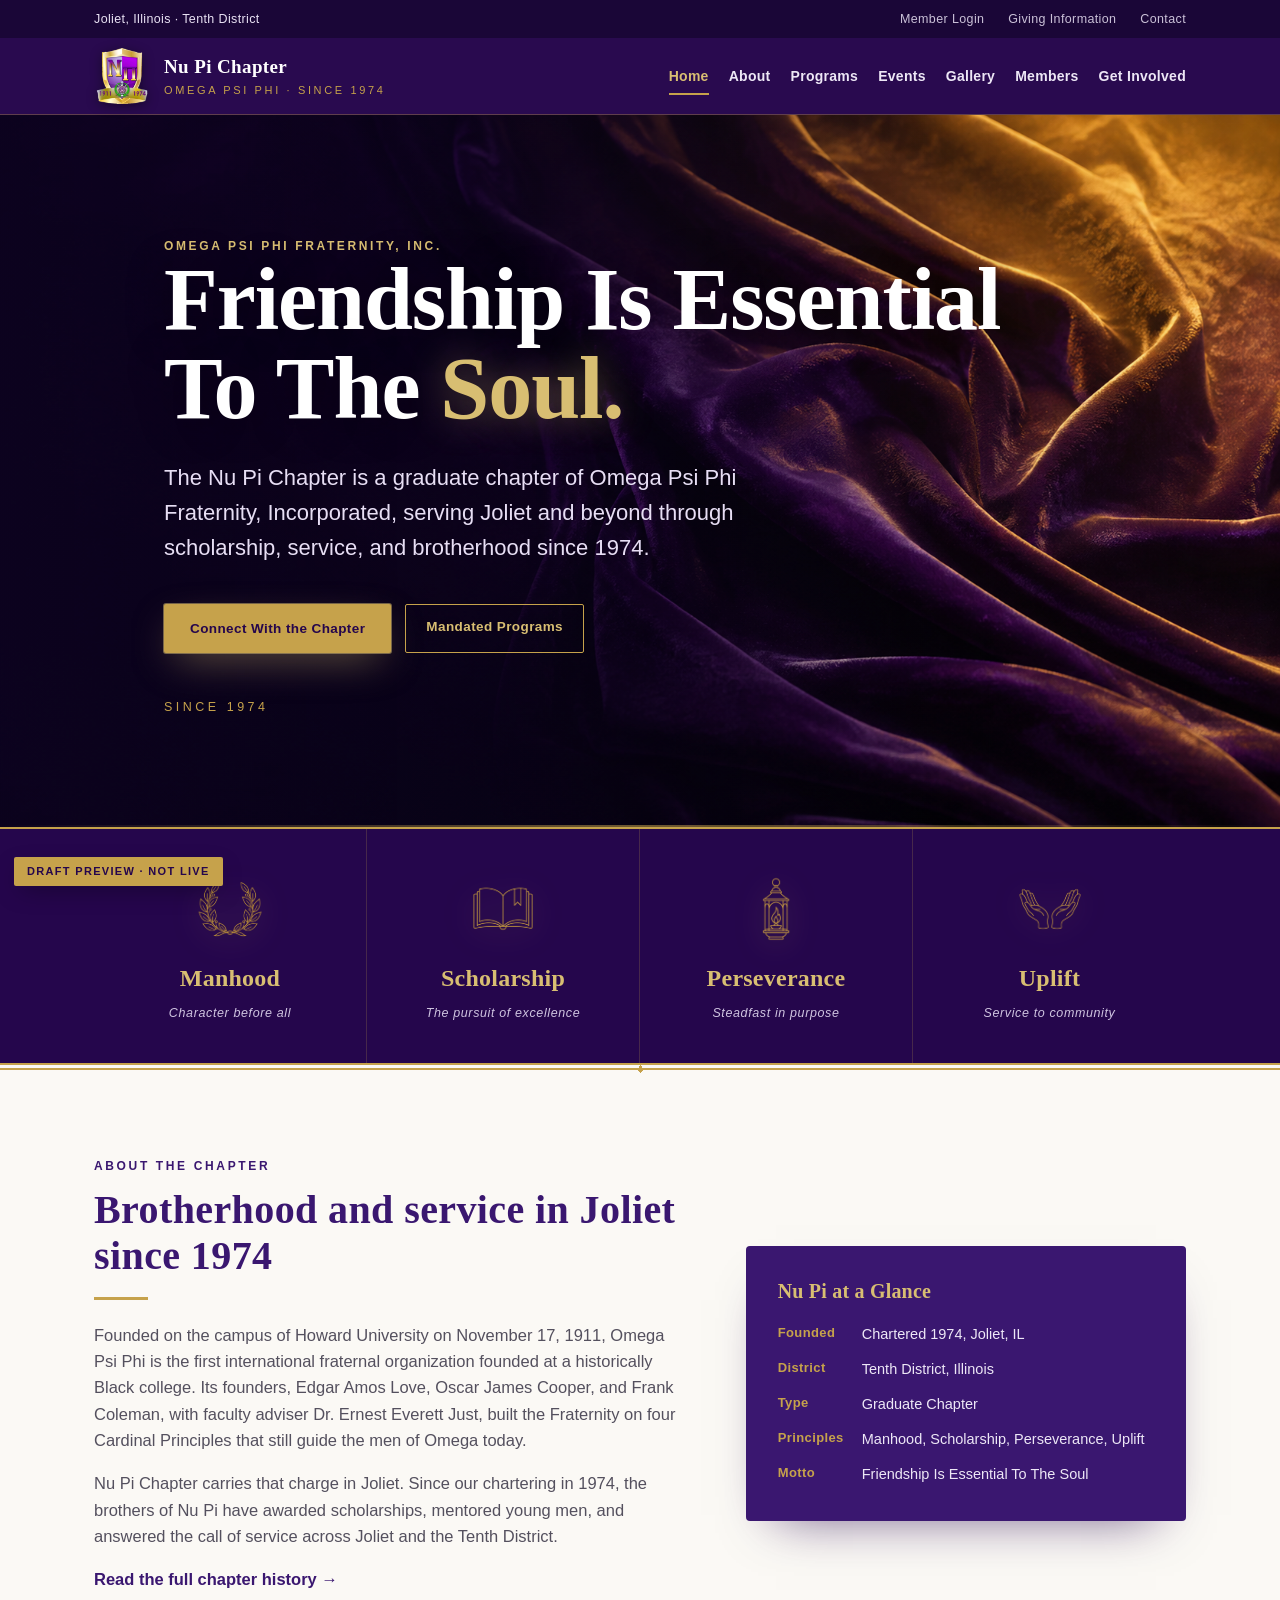
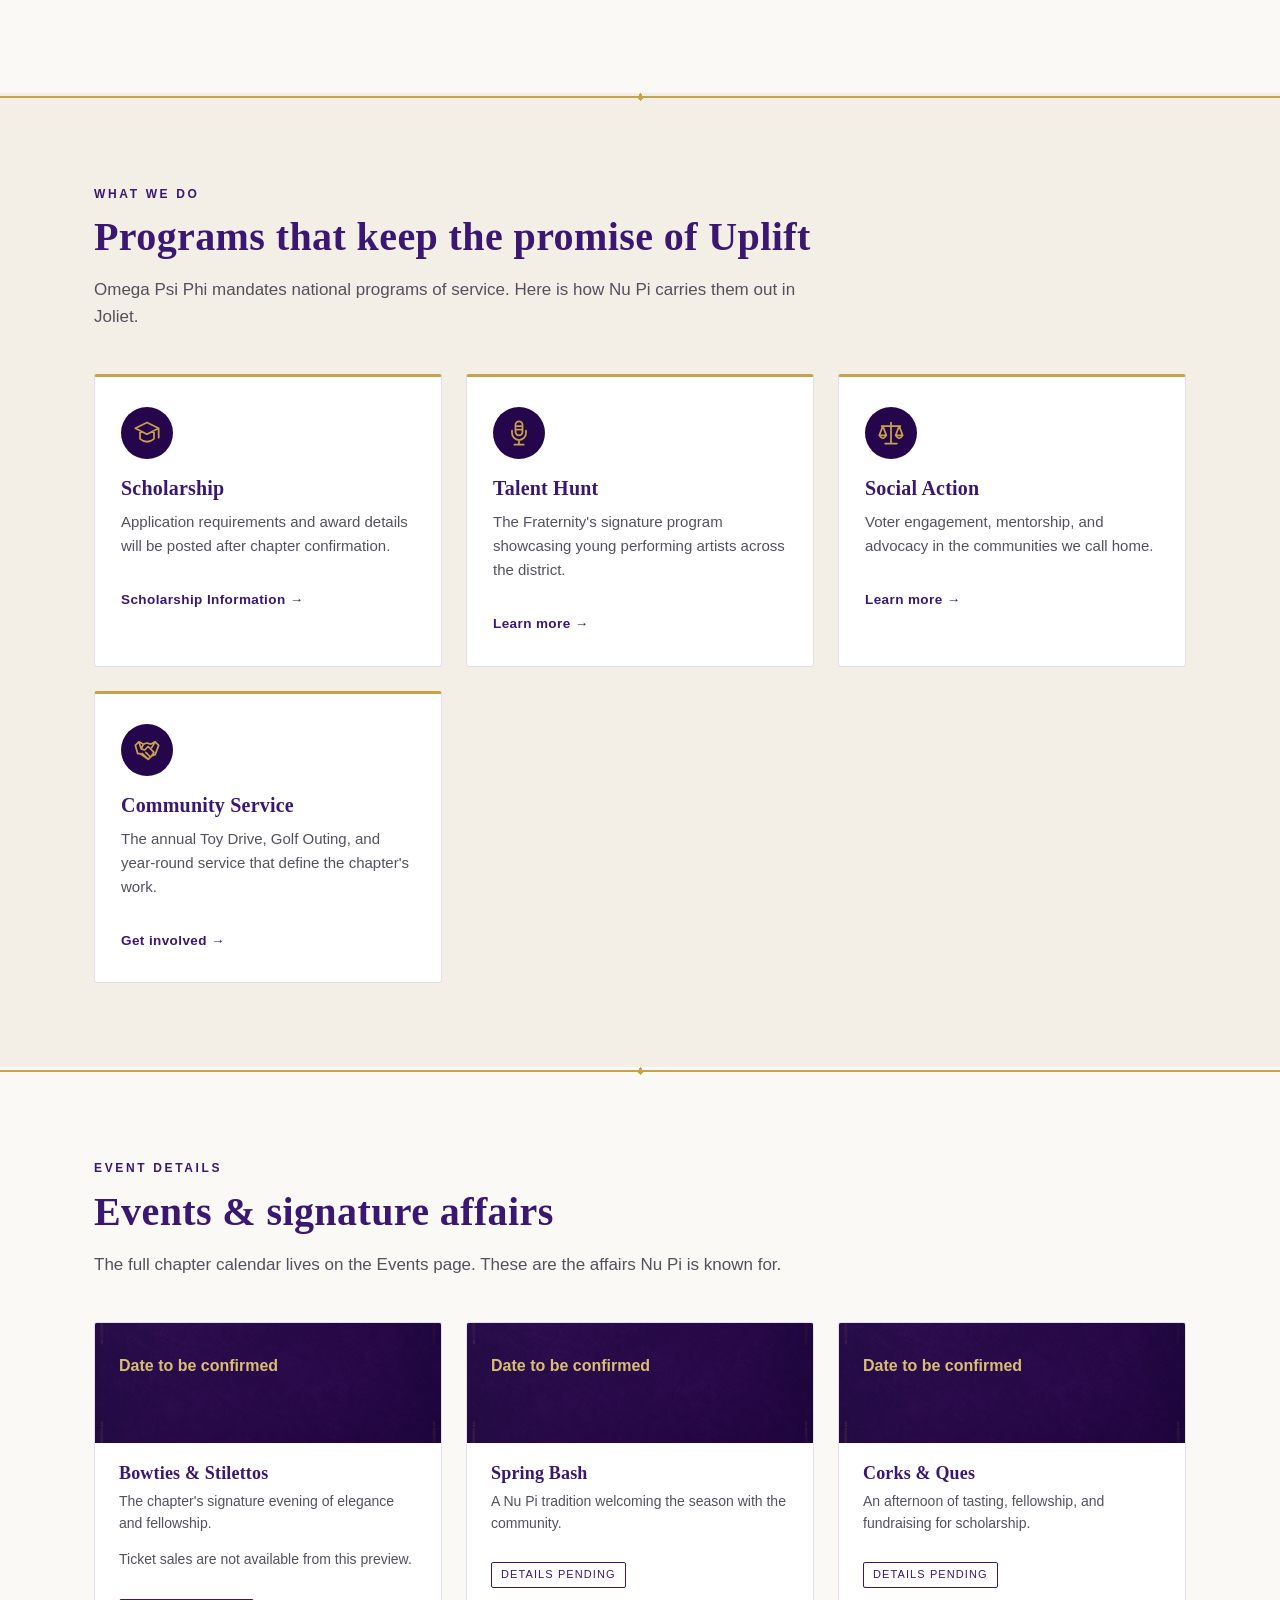
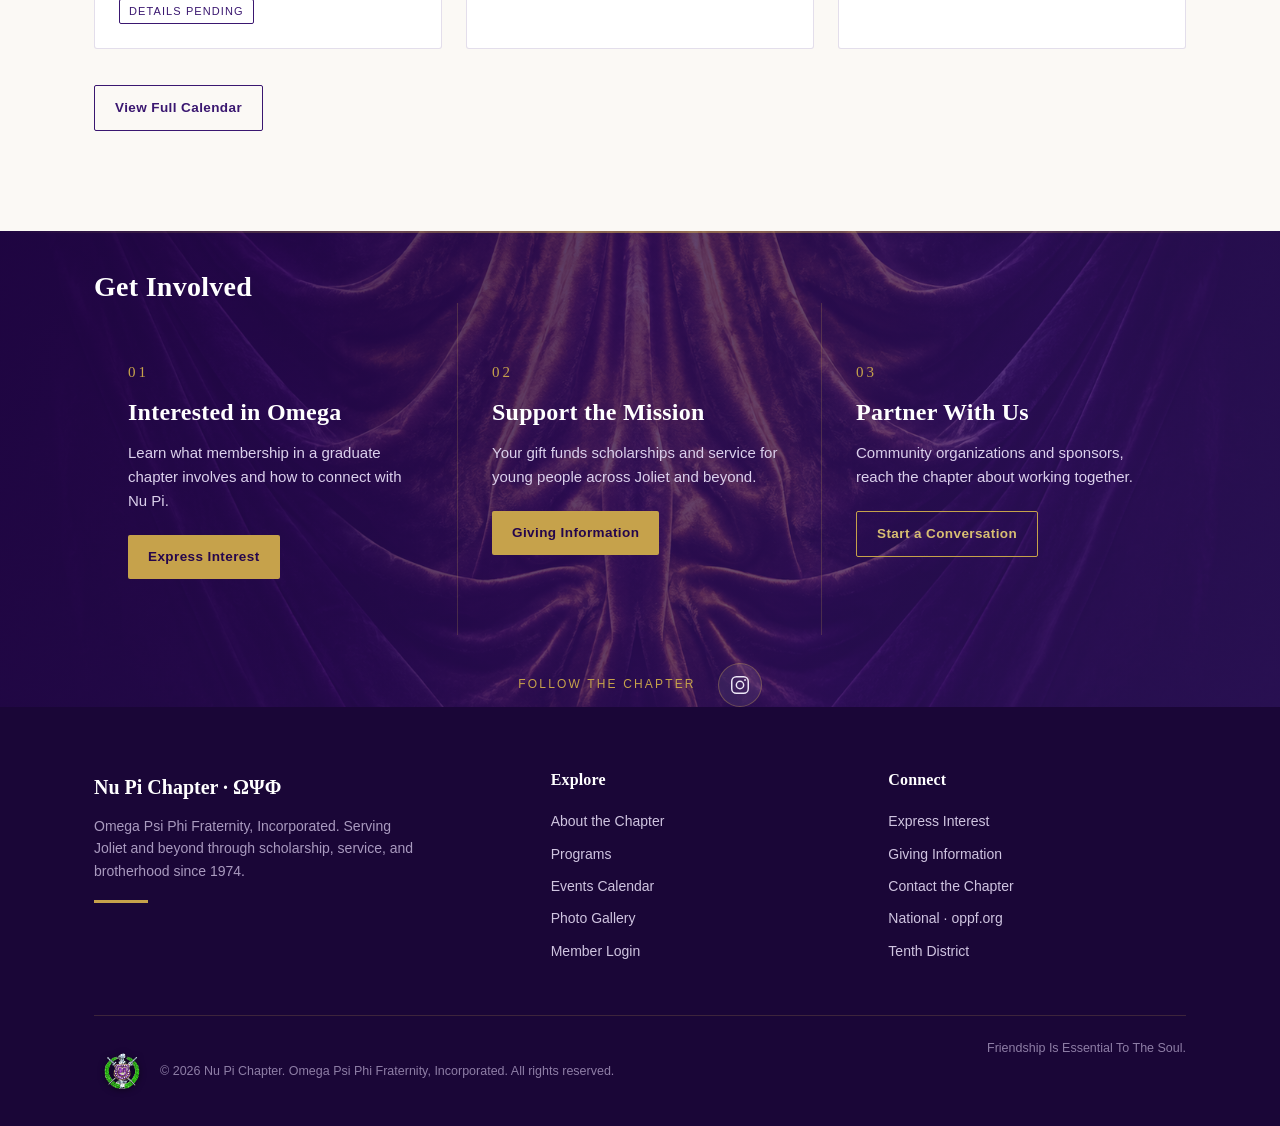
<file: index.html>
<!doctype html>
<html lang="en">
<head>
<meta charset="utf-8">
<meta name="viewport" content="width=device-width, initial-scale=1">
<title>Nu Pi Chapter | Omega Psi Phi Fraternity, Incorporated</title>
<meta name="description" content="Meet Nu Pi Chapter of Omega Psi Phi Fraternity, Incorporated. Explore our brotherhood, programs, and connection to Joliet since 1974.">
<meta name="robots" content="noindex,nofollow">
<meta property="og:type" content="website">
<meta property="og:site_name" content="Nu Pi Chapter">
<meta property="og:locale" content="en_US">
<meta property="og:image:type" content="image/png">
<meta property="og:title" content="Nu Pi Chapter | Brotherhood Since 1974">
<meta property="og:description" content="Friendship Is Essential To The Soul. Meet Nu Pi Chapter in Joliet, Illinois.">
<meta property="og:image" content="ASSET_BASE/nu-pi-velvet-hero-dark-left.png">
<meta property="og:image:alt" content="Royal purple velvet with warm gold light on the right.">
<meta property="og:image:width" content="1672">
<meta property="og:image:height" content="941">
<link rel="stylesheet" href="styles.css">
</head>
<body>
<a class="skip-link" href="#main-content">Skip to main content</a>

<div class="draft">Draft preview · not live</div>

<div class="util"><div class="wrap">
  <div class="u-left">Joliet, Illinois · Tenth District</div>
  <div class="u-right">
    <a href="members.html">Member Login</a>
    <a href="get-involved.html#give">Giving Information</a>
    <a href="get-involved.html#contact">Contact</a>
  </div>
</div></div>

<header class="site"><div class="wrap bar">
  <a class="brand" href="index.html">
    <img class="brand-mark" src="assets/logos/nupi-shield-192.png" alt="Nu Pi Chapter shield" width="56" height="56">
    <span class="txt"><b>Nu Pi Chapter</b><small>Omega Psi Phi · Since 1974</small></span>
  </a>
  <button class="navtoggle" type="button" aria-label="Open menu" aria-controls="primary-nav" aria-expanded="false"><span aria-hidden="true">&#9776;</span></button>
  <nav class="main" id="primary-nav" aria-label="Primary">
    <a class="active" aria-current="page" href="index.html">Home</a>
    <a href="about.html">About</a>
    <a href="programs.html">Programs</a>
    <a href="events.html">Events</a>
    <a href="gallery.html">Gallery</a>
    <a href="members.html">Members</a>
    <a href="get-involved.html">Get Involved</a>
  </nav>
</div></header>

<main id="main-content" tabindex="-1">

<section class="hero" id="top"><div class="wrap">
  <div class="eyebrow">Omega Psi Phi Fraternity, Inc.</div>
  <h1>Friendship Is Essential <br class="desktop-break">To The <em>Soul.</em></h1>
  <p class="lead">The Nu Pi Chapter is a graduate chapter of Omega Psi Phi Fraternity, Incorporated, serving Joliet and beyond through scholarship, service, and brotherhood since 1974.</p>
  <div class="cta">
    <a class="btn btn-gold" href="get-involved.html">Connect With the Chapter</a>
    <a class="btn btn-ghost" href="programs.html">Mandated Programs</a>
  </div>
  <div class="estd">Since 1974</div>
</div></section>

<div class="principles"><div class="wrap"><div class="grid">
  <div class="p"><div class="pic"><img src="assets/icon-manhood.png" alt=""></div><b>Manhood</b><span>Character before all</span></div>
  <div class="p"><div class="pic"><img src="assets/icon-scholarship.png" alt=""></div><b>Scholarship</b><span>The pursuit of excellence</span></div>
  <div class="p"><div class="pic"><img src="assets/icon-perseverance.png" alt=""></div><b>Perseverance</b><span>Steadfast in purpose</span></div>
  <div class="p"><div class="pic"><img src="assets/icon-uplift.png" alt=""></div><b>Uplift</b><span>Service to community</span></div>
</div></div></div>

<div class="hairline on-paper" aria-hidden="true"></div>

<section class="block"><div class="wrap">
  <div class="about">
    <div>
      <div class="eyebrow">About the Chapter</div>
      <h2 class="kicker-head" style="font-size:clamp(28px,4vw,40px);color:var(--purple);margin-top:10px">Brotherhood and service in Joliet since 1974</h2>
      <hr class="rule">
      <p style="margin-top:22px">Founded on the campus of Howard University on November 17, 1911, Omega Psi Phi is the first international fraternal organization founded at a historically Black college. Its founders, Edgar Amos Love, Oscar James Cooper, and Frank Coleman, with faculty adviser Dr. Ernest Everett Just, built the Fraternity on four Cardinal Principles that still guide the men of Omega today.</p>
      <p>Nu Pi Chapter carries that charge in Joliet. Since our chartering in 1974, the brothers of Nu Pi have awarded scholarships, mentored young men, and answered the call of service across Joliet and the Tenth District.</p>
      <p style="margin-top:8px"><a href="about.html" style="color:var(--purple);font-weight:700">Read the full chapter history &#8594;</a></p>
    </div>
    <div class="facts">
      <h3>Nu Pi at a Glance</h3>
      <dl>
        <dt>Founded</dt><dd>Chartered 1974, Joliet, IL</dd>
        <dt>District</dt><dd>Tenth District, Illinois</dd>
        <dt>Type</dt><dd>Graduate Chapter</dd>
        <dt>Principles</dt><dd>Manhood, Scholarship, Perseverance, Uplift</dd>
        <dt>Motto</dt><dd>Friendship Is Essential To The Soul</dd>
      </dl>
    </div>
  </div>
</div></section>

<div class="hairline on-paper2" aria-hidden="true"></div>

<section class="block tint"><div class="wrap">
  <div class="kicker-head">
    <div class="eyebrow">What We Do</div>
    <h2>Programs that keep the promise of Uplift</h2>
    <p>Omega Psi Phi mandates national programs of service. Here is how Nu Pi carries them out in Joliet.</p>
  </div>
  <div class="cards">
    <div class="card"><div class="ic"><svg xmlns="http://www.w3.org/2000/svg" viewBox="0 0 24 24" width="28" height="28" fill="none" stroke="#C6A24B" stroke-width="1.5" stroke-linecap="round" stroke-linejoin="round" aria-hidden="true" focusable="false"><path d="M2 8 12 3 22 8 12 13 2 8ZM6 10v7q6 5 12 0v-7M22 8v8"/></svg></div><h3>Scholarship</h3><p>Application requirements and award details will be posted after chapter confirmation.</p><a class="more" href="programs.html#scholarship">Scholarship Information</a></div>
    <div class="card"><div class="ic"><svg xmlns="http://www.w3.org/2000/svg" viewBox="0 0 24 24" width="28" height="28" fill="none" stroke="#C6A24B" stroke-width="1.5" stroke-linecap="round" stroke-linejoin="round" aria-hidden="true" focusable="false"><rect x="9" y="2" width="6" height="12" rx="3"/><path d="M6 10v2a6 6 0 0 0 12 0v-2M12 18v4M8 22h8M10 6h4M10 9h4"/></svg></div><h3>Talent Hunt</h3><p>The Fraternity's signature program showcasing young performing artists across the district.</p><a class="more" href="programs.html#talent-hunt">Learn more</a></div>
    <div class="card"><div class="ic"><svg xmlns="http://www.w3.org/2000/svg" viewBox="0 0 24 24" width="28" height="28" fill="none" stroke="#C6A24B" stroke-width="1.5" stroke-linecap="round" stroke-linejoin="round" aria-hidden="true" focusable="false"><path d="M12 3v18M7 21h10M4 6h16M5 6l-3 8h6L5 6Zm14 0-3 8h6l-3-8ZM2 14q3 5 6 0M16 14q3 5 6 0"/></svg></div><h3>Social Action</h3><p>Voter engagement, mentorship, and advocacy in the communities we call home.</p><a class="more" href="programs.html#social-action">Learn more</a></div>
    <div class="card"><div class="ic"><svg xmlns="http://www.w3.org/2000/svg" viewBox="0 0 24 24" width="28" height="28" fill="none" stroke="#C6A24B" stroke-width="1.5" stroke-linecap="round" stroke-linejoin="round" aria-hidden="true" focusable="false"><path d="m2 8 3-3 4 2 3-1 3 1 4-2 3 3-3 8-3 1-3 3-7-5H4L2 8Zm7-1-2 4 3 1 3-3 5 5-2 3M5 5l2 6M19 5l-3 5M8 15l4 4M11 14l4 4"/></svg></div><h3>Community Service</h3><p>The annual Toy Drive, Golf Outing, and year-round service that define the chapter's work.</p><a class="more" href="programs.html#community-service">Get involved</a></div>
  </div>
</div></section>

<div class="hairline on-paper" aria-hidden="true"></div>

<section class="block"><div class="wrap">
  <div class="kicker-head">
    <div class="eyebrow">Event details</div>
    <h2>Events &amp; signature affairs</h2>
    <p>The full chapter calendar lives on the Events page. These are the affairs Nu Pi is known for.</p>
  </div>
  <div class="events">
    <div class="event"><div class="top"><span class="date-pending">Date to be confirmed</span></div><div class="body"><h3>Bowties &amp; Stilettos</h3><p>The chapter's signature evening of elegance and fellowship.</p><p>Ticket sales are not available from this preview.</p><span class="tag">Details pending</span></div></div>
    <div class="event"><div class="top"><span class="date-pending">Date to be confirmed</span></div><div class="body"><h3>Spring Bash</h3><p>A Nu Pi tradition welcoming the season with the community.</p><span class="tag">Details pending</span></div></div>
    <div class="event"><div class="top"><span class="date-pending">Date to be confirmed</span></div><div class="body"><h3>Corks &amp; Ques</h3><p>An afternoon of tasting, fellowship, and fundraising for scholarship.</p><span class="tag">Details pending</span></div></div>
  </div>
  <p style="margin-top:36px"><a class="btn btn-ghost" style="border-color:var(--purple);color:var(--purple)" href="events.html">View Full Calendar</a></p>
</div></section>

<section class="involve"><div class="wrap">
  <h2>Get Involved</h2>
  <div class="grid">
    <div class="col"><span class="n">01</span><h3>Interested in Omega</h3><p>Learn what membership in a graduate chapter involves and how to connect with Nu Pi.</p><a class="btn btn-gold" href="get-involved.html#interest">Express Interest</a></div>
    <div class="col"><span class="n">02</span><h3>Support the Mission</h3><p>Your gift funds scholarships and service for young people across Joliet and beyond.</p><a class="btn btn-gold" href="get-involved.html#give">Giving Information</a></div>
    <div class="col"><span class="n">03</span><h3>Partner With Us</h3><p>Community organizations and sponsors, reach the chapter about working together.</p><a class="btn btn-ghost" href="get-involved.html#contact">Start a Conversation</a></div>
  </div>
  <div class="socials" aria-label="Nu Pi Chapter on social media">
    <span class="label">Follow the Chapter</span>
    <a href="https://www.instagram.com/nupiques" target="_blank" rel="noopener" aria-label="Nu Pi Chapter on Instagram">
      <svg xmlns="http://www.w3.org/2000/svg" viewBox="0 0 24 24" fill="none" stroke="currentColor" stroke-width="1.6" stroke-linecap="round" stroke-linejoin="round" aria-hidden="true"><rect x="3" y="3" width="18" height="18" rx="5"/><circle cx="12" cy="12" r="4"/><circle cx="17.5" cy="6.5" r="1" fill="currentColor" stroke="none"/></svg>
    </a>
  </div>
</div></section>

</main>

<footer class="site"><div class="wrap">
  <div class="top">
    <div class="brand-f">
      <b>Nu Pi Chapter · &#937;&#936;&#934;</b>
      <p>Omega Psi Phi Fraternity, Incorporated. Serving Joliet and beyond through scholarship, service, and brotherhood since 1974.</p>
      <hr class="rule">
    </div>
    <nav aria-label="Footer explore">
      <h2>Explore</h2>
      <a href="about.html">About the Chapter</a>
      <a href="programs.html">Programs</a>
      <a href="events.html">Events Calendar</a>
      <a href="gallery.html">Photo Gallery</a>
      <a href="members.html">Member Login</a>
    </nav>
    <nav aria-label="Footer connect">
      <h2>Connect</h2>
      <a href="get-involved.html#interest">Express Interest</a>
      <a href="get-involved.html#give">Giving Information</a>
      <a href="get-involved.html#contact">Contact the Chapter</a>
      <a href="https://oppf.org" target="_blank" rel="noopener">National · oppf.org</a>
      <a href="https://www.10thdomegas.org/">Tenth District</a>
    </nav>
  </div>
  <div class="bottom">
    <span class="omega-copyright"><a href="https://oppf.org" target="_blank" rel="noopener" aria-label="Omega Psi Phi Fraternity, Inc. (opens oppf.org)"><img src="assets/logos/omega-national-200.png" alt="" width="56" height="56" loading="lazy"></a>© 2026 Nu Pi Chapter. Omega Psi Phi Fraternity, Incorporated. All rights reserved.</span>
    <span>Friendship Is Essential To The Soul.</span>
  </div>
</div></footer>

<script>
(() => {
  const header = document.querySelector('header.site');
  const nav = header?.querySelector('nav.main');
  const button = header?.querySelector('.navtoggle');
  if (!nav || !button) return;
  const mobile = matchMedia('(max-width:1100px)');
  function setOpen(open, restoreFocus = false) {
    nav.classList.toggle('is-open', open);
    button.setAttribute('aria-expanded', String(open));
    button.setAttribute('aria-label', open ? 'Close menu' : 'Open menu');
    if (restoreFocus) button.focus();
  }
  button.addEventListener('click', () => setOpen(!nav.classList.contains('is-open')));
  nav.addEventListener('click', e => {
    if (mobile.matches && e.target.closest('a')) setOpen(false);
  });
  header.addEventListener('keydown', e => {
    if (e.key === 'Escape' && mobile.matches && nav.classList.contains('is-open')) {
      e.preventDefault();
      setOpen(false, true);
    }
  });
  header.addEventListener('focusout', e => {
    if (mobile.matches && !header.contains(e.relatedTarget)) setOpen(false);
  });
  mobile.addEventListener('change', () => {
    const fromNav = nav.contains(document.activeElement);
    const fromButton = document.activeElement === button;
    setOpen(false, mobile.matches && fromNav);
    if (!mobile.matches && fromButton) {
      (nav.querySelector('[aria-current="page"]') || nav.querySelector('a')).focus();
    }
  });
  header.classList.add('nav-ready');
})();
</script>

</body>
</html>
</file>
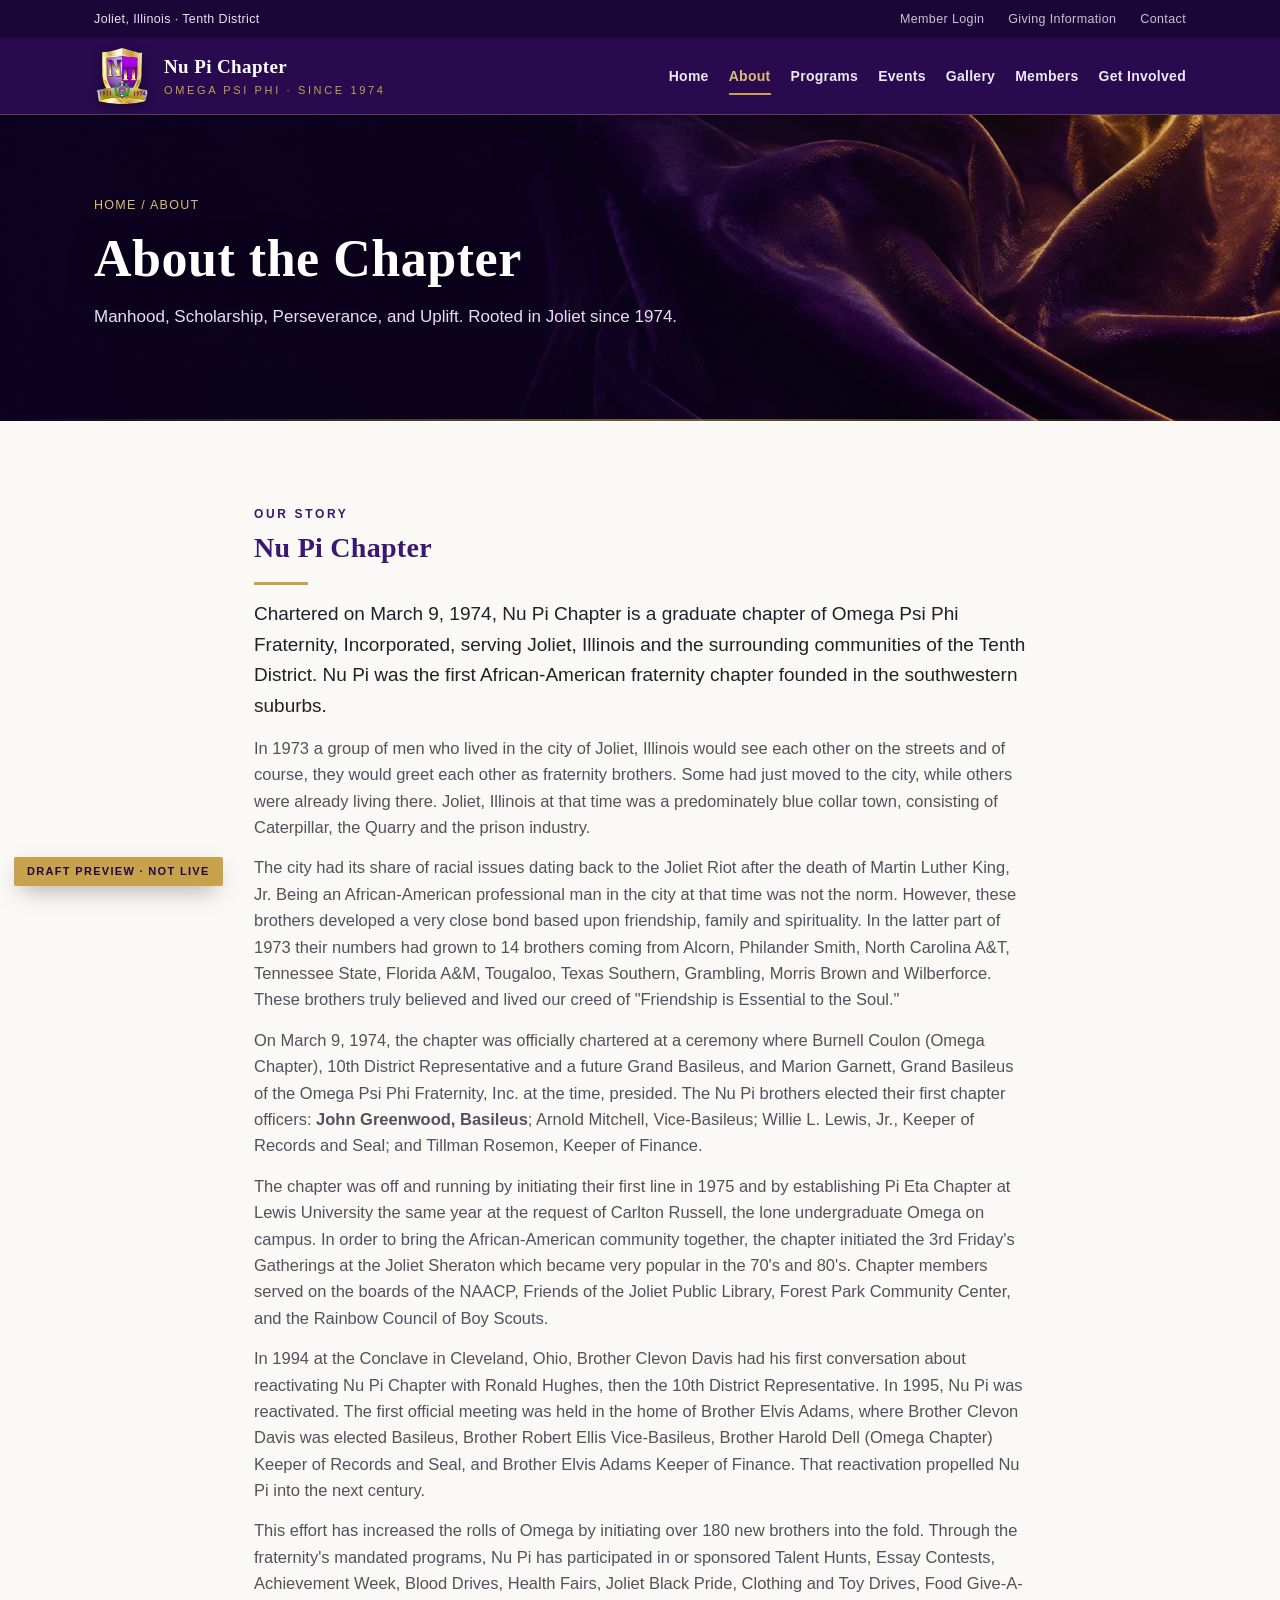
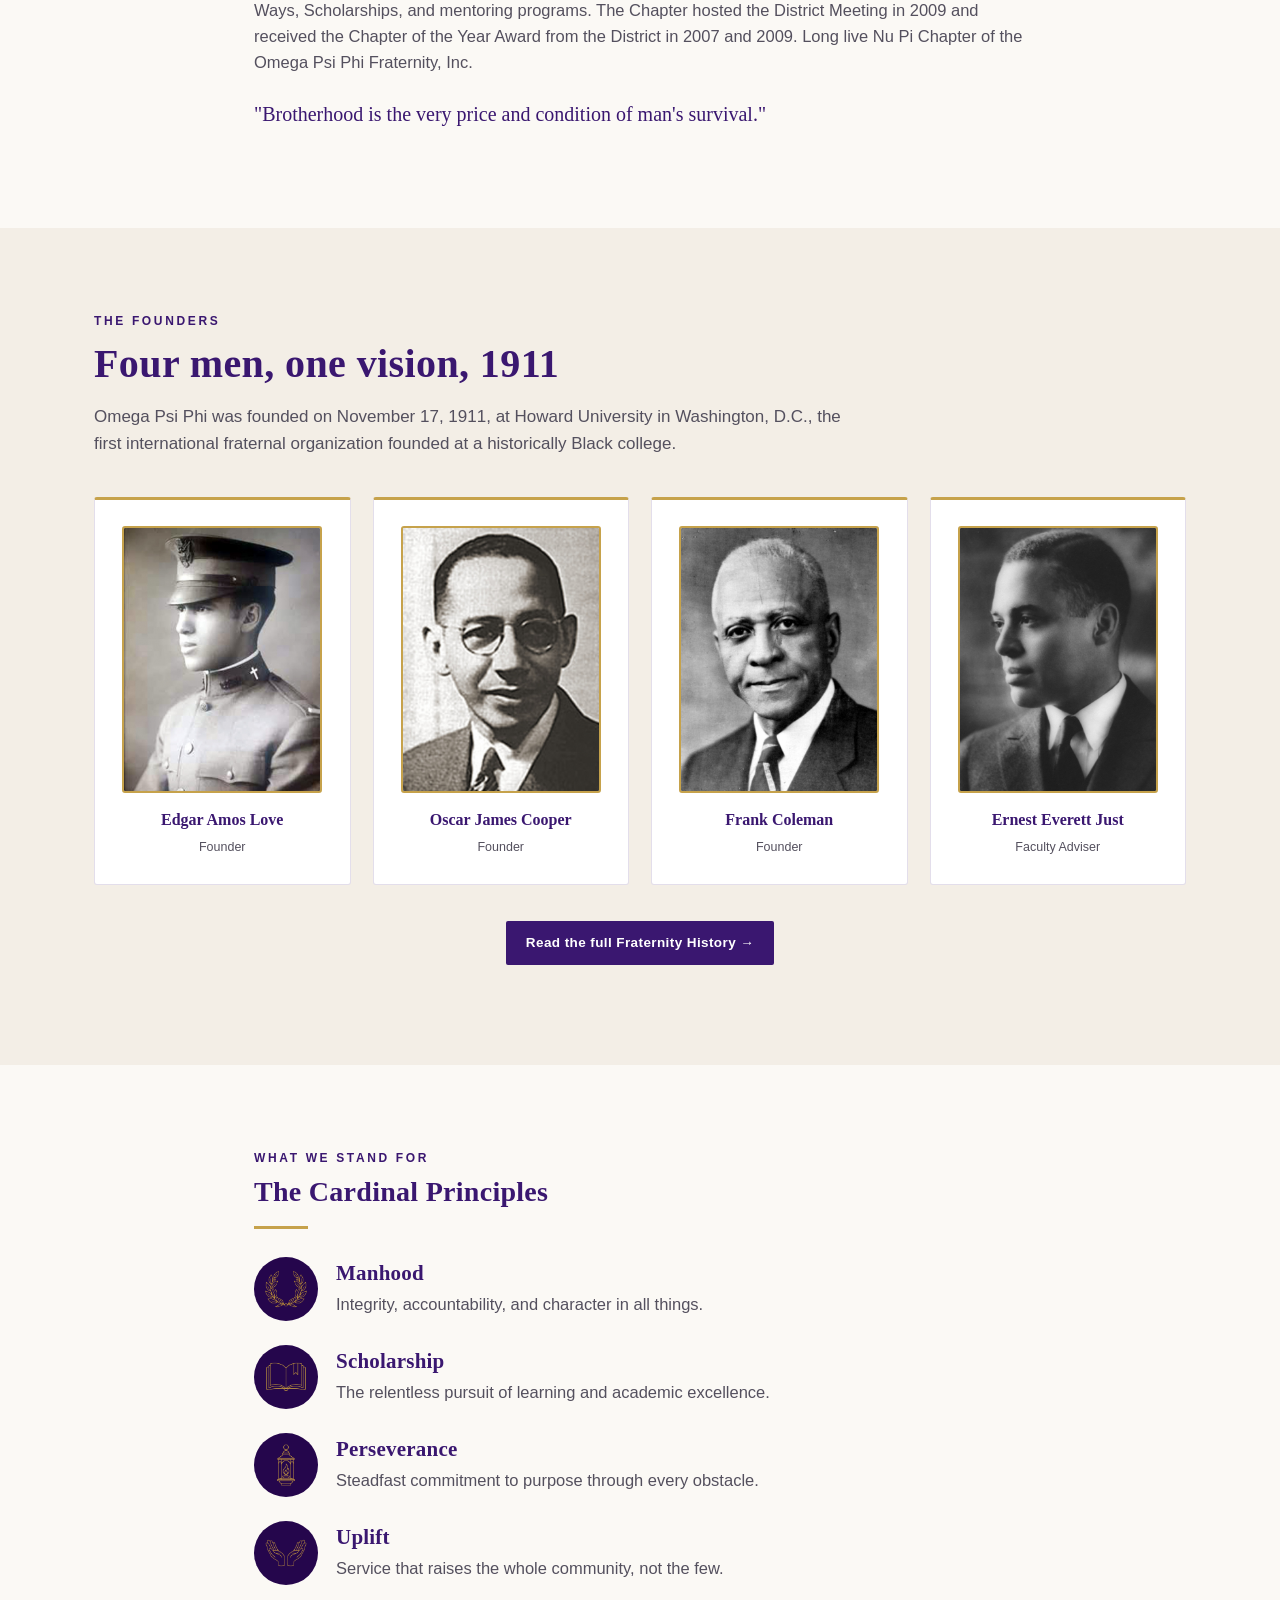
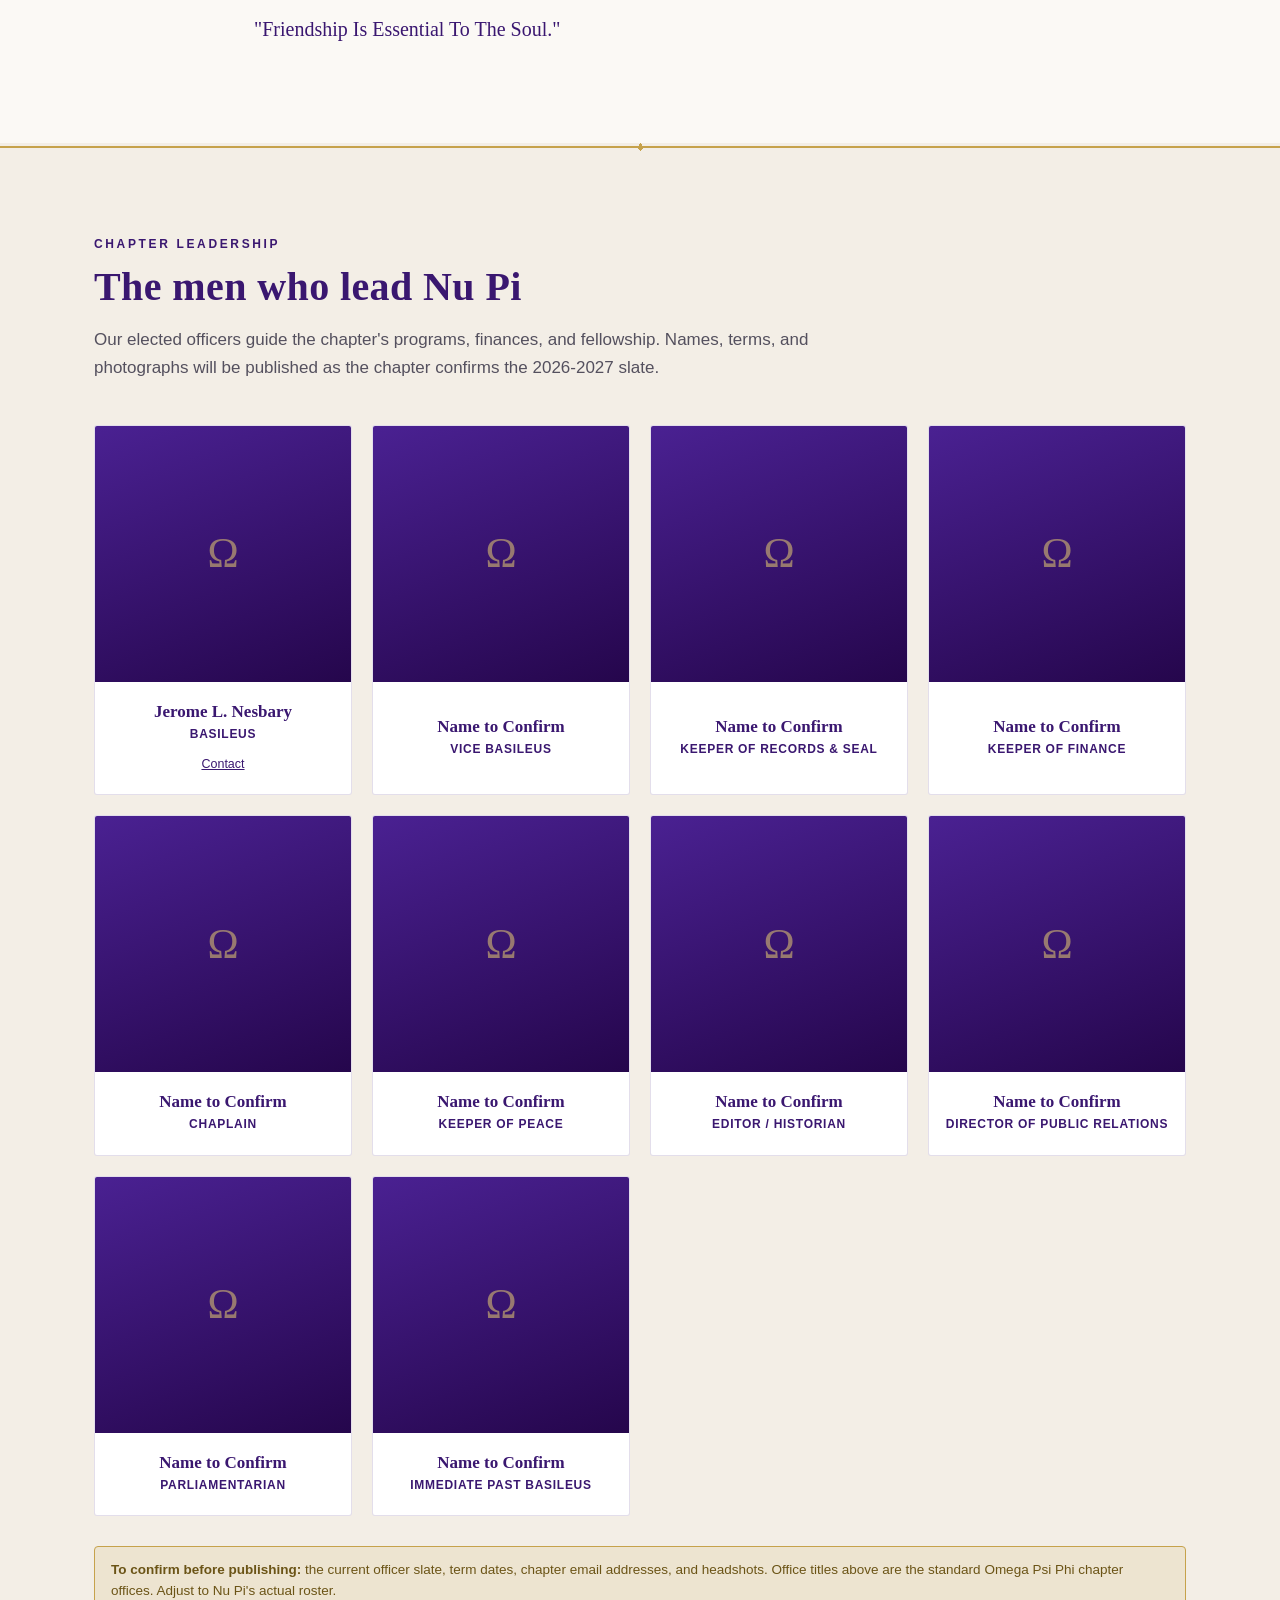
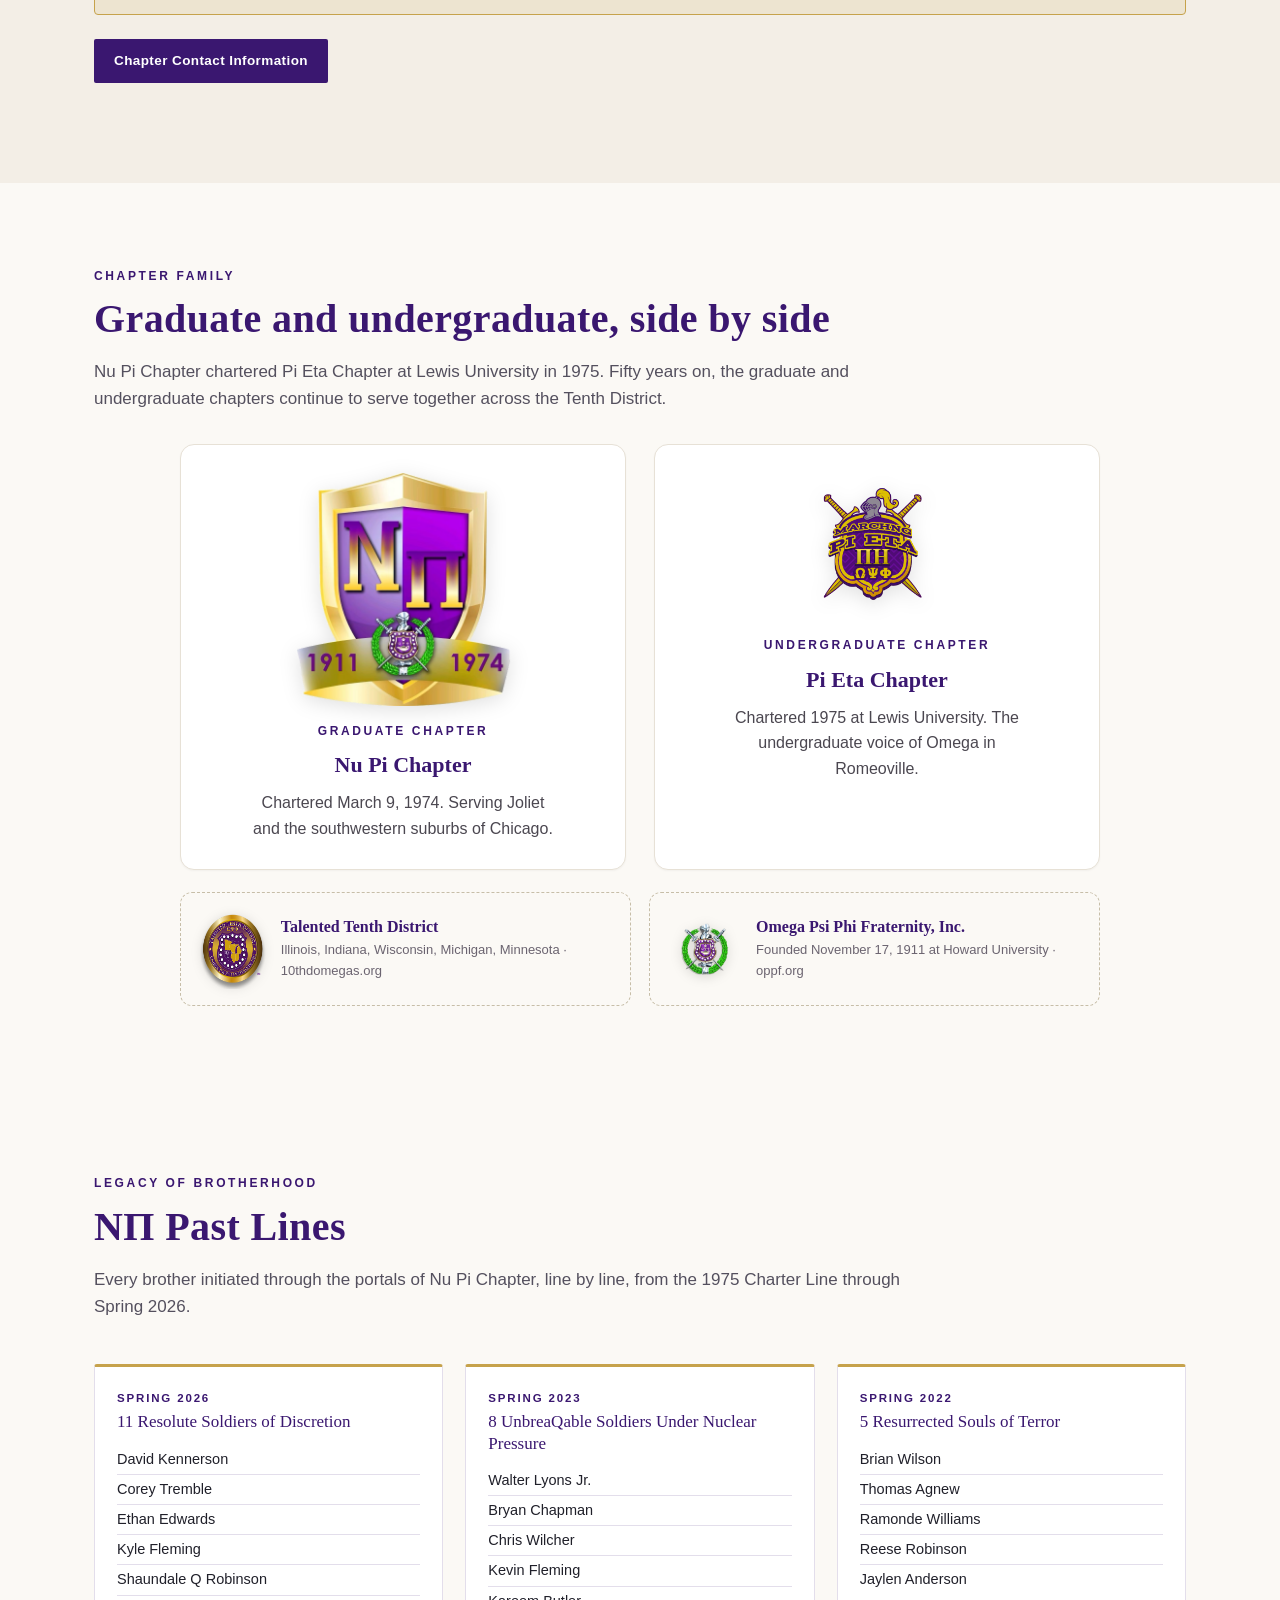
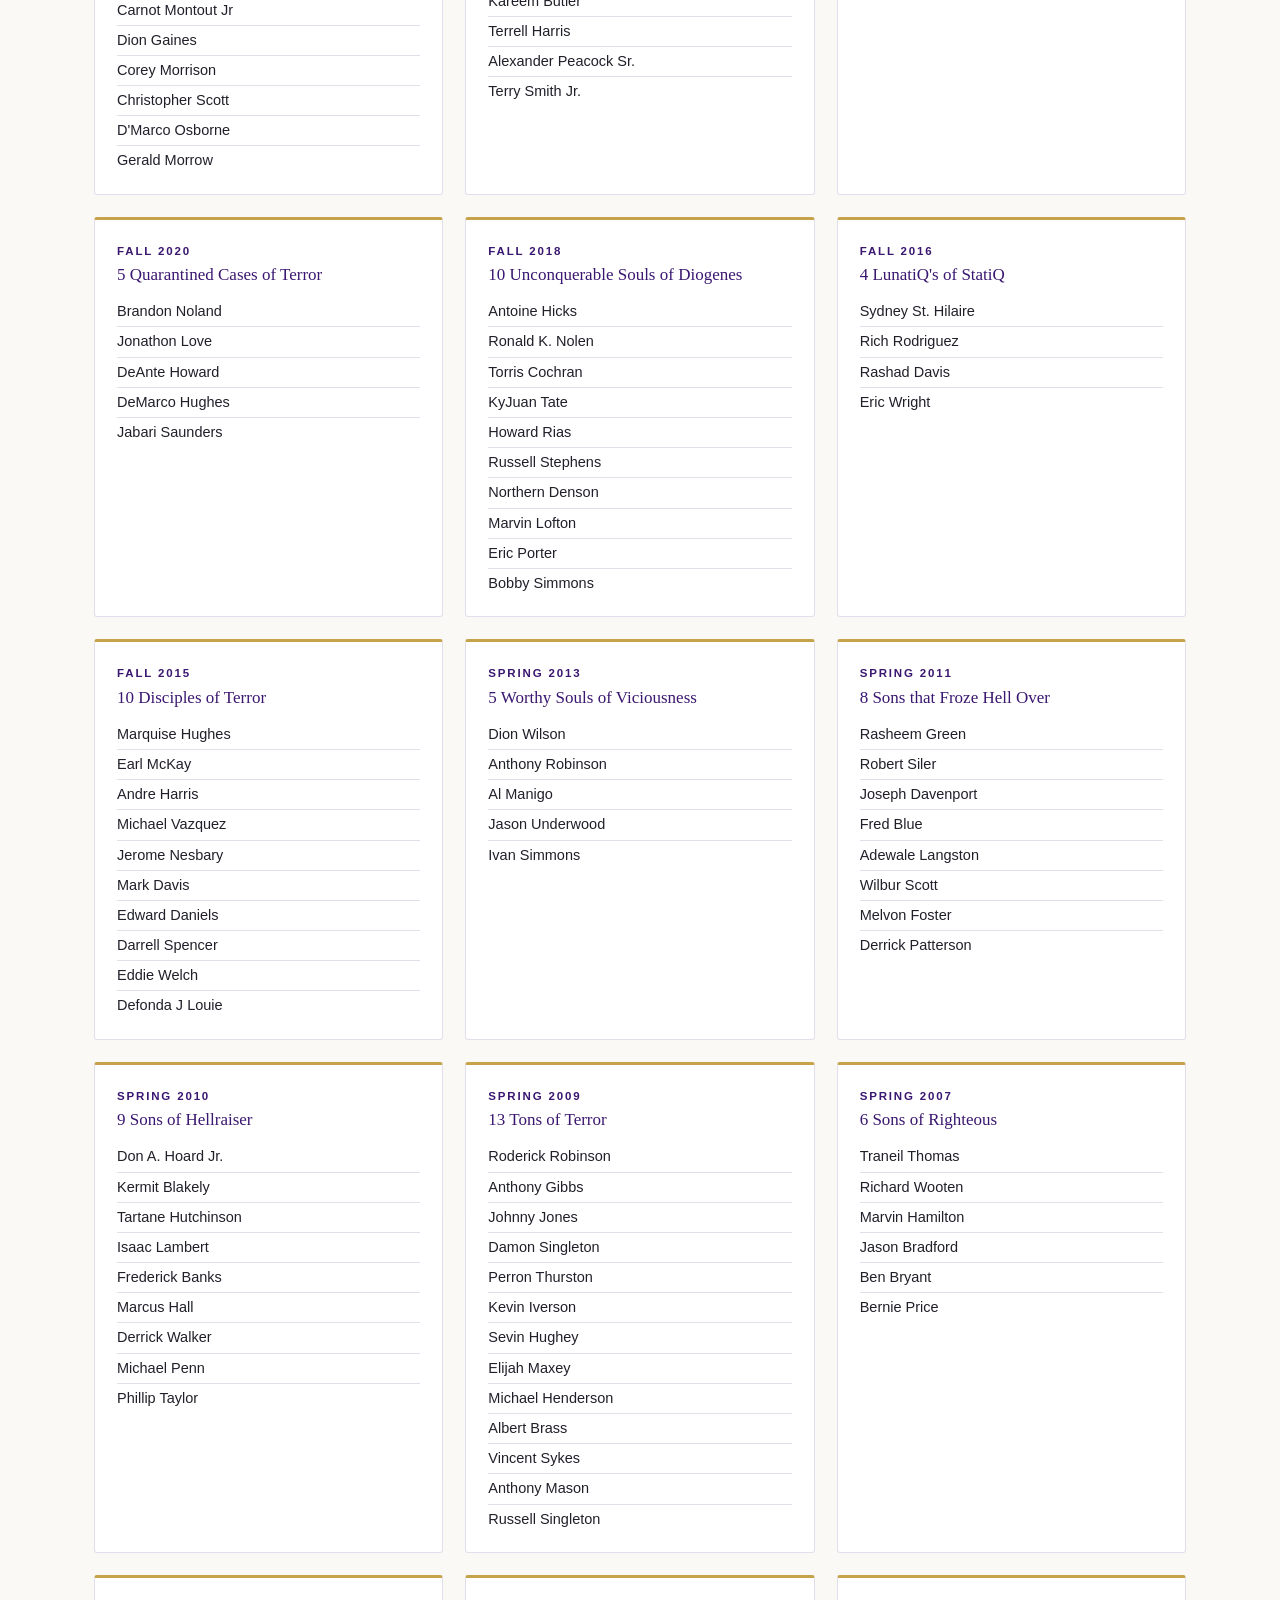
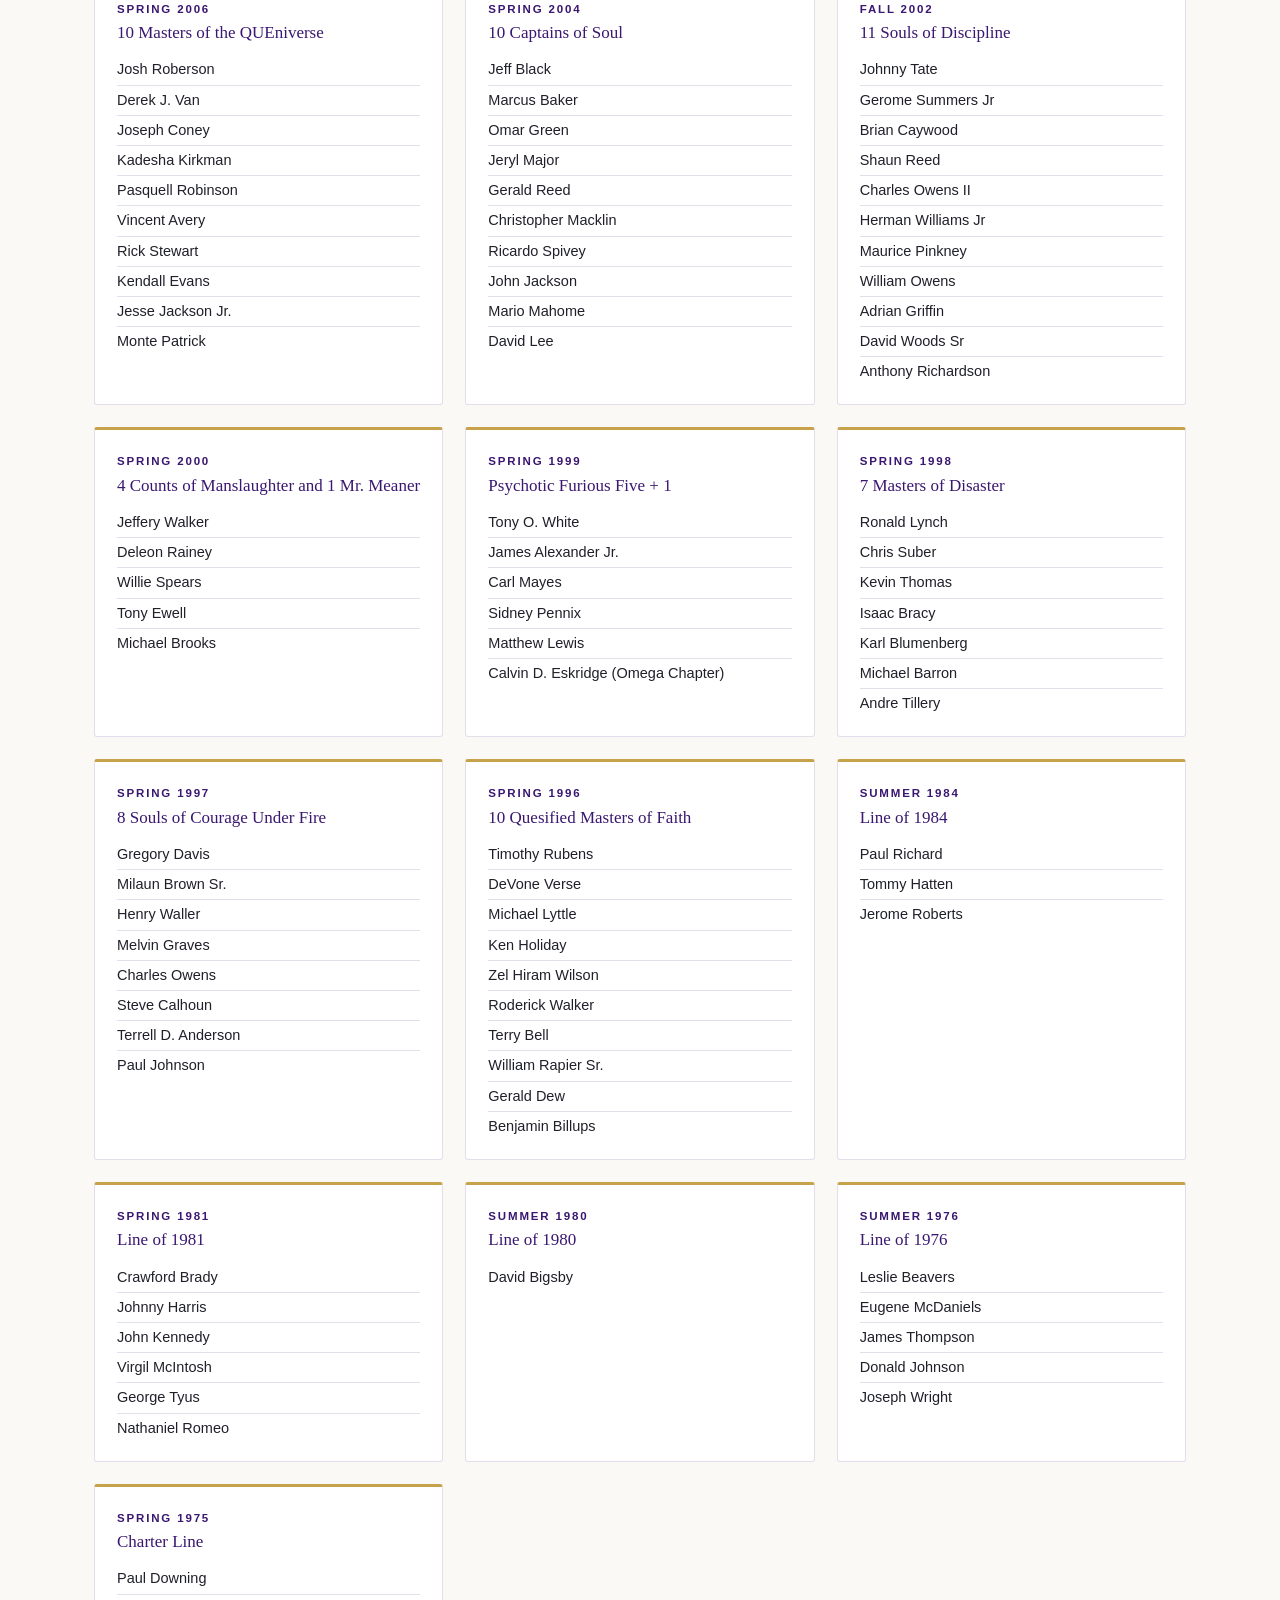
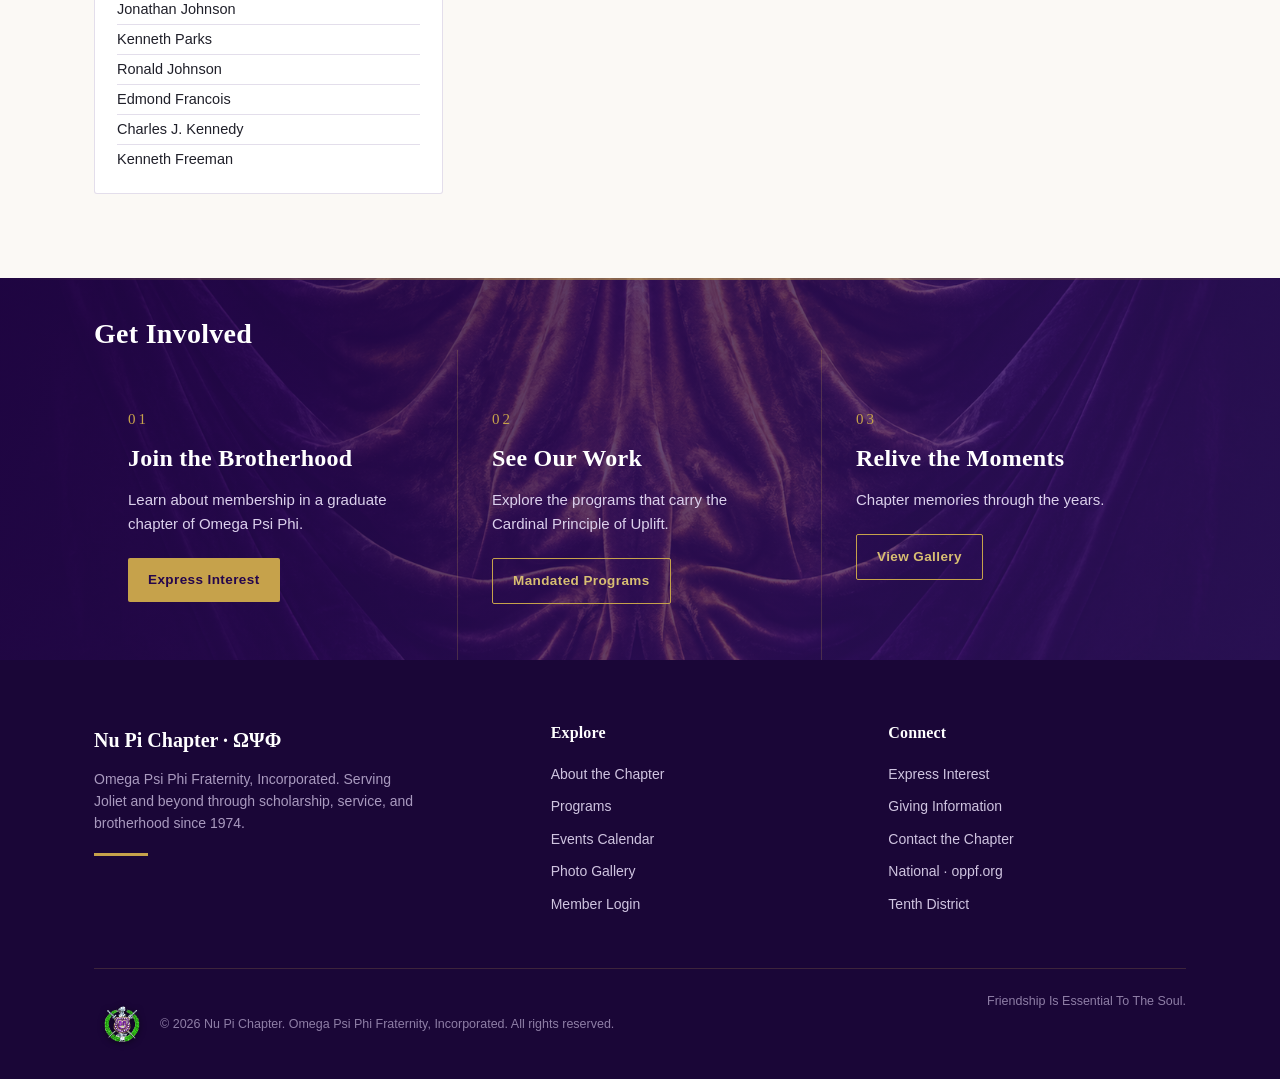
<file: about.html>
<!doctype html>
<html lang="en">
<head>
<meta charset="utf-8">
<meta name="viewport" content="width=device-width, initial-scale=1">
<title>About | Nu Pi Chapter</title>
<meta name="description" content="Learn about Nu Pi Chapter, chartered in 1974 in Joliet, Illinois, and the Cardinal Principles that guide our brotherhood.">
<meta name="robots" content="noindex,nofollow">
<meta property="og:type" content="website">
<meta property="og:site_name" content="Nu Pi Chapter">
<meta property="og:locale" content="en_US">
<meta property="og:image:type" content="image/png">
<meta property="og:title" content="About Nu Pi Chapter">
<meta property="og:description" content="Our history, brotherhood, and Cardinal Principles. Rooted in Joliet since 1974.">
<meta property="og:image" content="ASSET_BASE/nu-pi-velvet-hero-dark-left.png">
<meta property="og:image:alt" content="Royal purple velvet with warm gold light on the right.">
<meta property="og:image:width" content="1672">
<meta property="og:image:height" content="941">
<link rel="stylesheet" href="styles.css">
</head>
<body>
<a class="skip-link" href="#main-content">Skip to main content</a>

<div class="draft">Draft preview · not live</div>

<div class="util"><div class="wrap">
  <div class="u-left">Joliet, Illinois · Tenth District</div>
  <div class="u-right">
    <a href="members.html">Member Login</a>
    <a href="get-involved.html#give">Giving Information</a>
    <a href="get-involved.html#contact">Contact</a>
  </div>
</div></div>

<header class="site"><div class="wrap bar">
  <a class="brand" href="index.html">
    <img class="brand-mark" src="assets/logos/nupi-shield-192.png" alt="Nu Pi Chapter shield" width="56" height="56">
    <span class="txt"><b>Nu Pi Chapter</b><small>Omega Psi Phi · Since 1974</small></span>
  </a>
  <button class="navtoggle" type="button" aria-label="Open menu" aria-controls="primary-nav" aria-expanded="false"><span aria-hidden="true">&#9776;</span></button>
  <nav class="main" id="primary-nav" aria-label="Primary">
    <a href="index.html">Home</a>
    <a class="active" aria-current="page" href="about.html">About</a>
    <a href="programs.html">Programs</a>
    <a href="events.html">Events</a>
    <a href="gallery.html">Gallery</a>
    <a href="members.html">Members</a>
    <a href="get-involved.html">Get Involved</a>
  </nav>
</div></header>

<main id="main-content" tabindex="-1">

<section class="pagehero"><div class="wrap">
  <nav class="crumb" aria-label="Breadcrumb">
    <a href="index.html">Home</a> <span aria-hidden="true"> / </span>
    <span aria-current="page">About</span>
  </nav>
  <h1>About the Chapter</h1>
  <p>Manhood, Scholarship, Perseverance, and Uplift. Rooted in Joliet since 1974.</p>
</div></section>

<!-- Chapter history -->
<section class="block narrow"><div class="wrap prose">
  <div class="eyebrow">Our Story</div>
  <h2>Nu Pi Chapter</h2>
  <hr class="rule">
  <p class="lead-p">Chartered on March 9, 1974, Nu Pi Chapter is a graduate chapter of Omega Psi Phi Fraternity, Incorporated, serving Joliet, Illinois and the surrounding communities of the Tenth District. Nu Pi was the first African-American fraternity chapter founded in the southwestern suburbs.</p>
  <p>In 1973 a group of men who lived in the city of Joliet, Illinois would see each other on the streets and of course, they would greet each other as fraternity brothers. Some had just moved to the city, while others were already living there. Joliet, Illinois at that time was a predominately blue collar town, consisting of Caterpillar, the Quarry and the prison industry.</p>
  <p>The city had its share of racial issues dating back to the Joliet Riot after the death of Martin Luther King, Jr. Being an African-American professional man in the city at that time was not the norm. However, these brothers developed a very close bond based upon friendship, family and spirituality. In the latter part of 1973 their numbers had grown to 14 brothers coming from Alcorn, Philander Smith, North Carolina A&amp;T, Tennessee State, Florida A&amp;M, Tougaloo, Texas Southern, Grambling, Morris Brown and Wilberforce. These brothers truly believed and lived our creed of "Friendship is Essential to the Soul."</p>
  <p>On March 9, 1974, the chapter was officially chartered at a ceremony where Burnell Coulon (Omega Chapter), 10th District Representative and a future Grand Basileus, and Marion Garnett, Grand Basileus of the Omega Psi Phi Fraternity, Inc. at the time, presided. The Nu Pi brothers elected their first chapter officers: <b>John Greenwood, Basileus</b>; Arnold Mitchell, Vice-Basileus; Willie L. Lewis, Jr., Keeper of Records and Seal; and Tillman Rosemon, Keeper of Finance.</p>
  <p>The chapter was off and running by initiating their first line in 1975 and by establishing Pi Eta Chapter at Lewis University the same year at the request of Carlton Russell, the lone undergraduate Omega on campus. In order to bring the African-American community together, the chapter initiated the 3rd Friday's Gatherings at the Joliet Sheraton which became very popular in the 70's and 80's. Chapter members served on the boards of the NAACP, Friends of the Joliet Public Library, Forest Park Community Center, and the Rainbow Council of Boy Scouts.</p>
  <p>In 1994 at the Conclave in Cleveland, Ohio, Brother Clevon Davis had his first conversation about reactivating Nu Pi Chapter with Ronald Hughes, then the 10th District Representative. In 1995, Nu Pi was reactivated. The first official meeting was held in the home of Brother Elvis Adams, where Brother Clevon Davis was elected Basileus, Brother Robert Ellis Vice-Basileus, Brother Harold Dell (Omega Chapter) Keeper of Records and Seal, and Brother Elvis Adams Keeper of Finance. That reactivation propelled Nu Pi into the next century.</p>
  <p>This effort has increased the rolls of Omega by initiating over 180 new brothers into the fold. Through the fraternity's mandated programs, Nu Pi has participated in or sponsored Talent Hunts, Essay Contests, Achievement Week, Blood Drives, Health Fairs, Joliet Black Pride, Clothing and Toy Drives, Food Give-A-Ways, Scholarships, and mentoring programs. The Chapter hosted the District Meeting in 2009 and received the Chapter of the Year Award from the District in 2007 and 2009. Long live Nu Pi Chapter of the Omega Psi Phi Fraternity, Inc.</p>
  <p style="font-family:var(--serif);color:var(--purple);font-size:20px;margin-top:22px">"Brotherhood is the very price and condition of man's survival."</p>
</div></section>

<!-- Founders -->
<section class="block tint"><div class="wrap">
  <div class="kicker-head" style="max-width:760px">
    <div class="eyebrow">The Founders</div>
    <h2>Four men, one vision, 1911</h2>
    <p>Omega Psi Phi was founded on November 17, 1911, at Howard University in Washington, D.C., the first international fraternal organization founded at a historically Black college.</p>
  </div>
  <div class="founders">
    <div class="founder"><img class="ph-img" src="assets/founders/edgar-amos-love.jpg" alt="Edgar Amos Love, founder of Omega Psi Phi" width="180" height="258" loading="lazy"><b>Edgar Amos Love</b><span>Founder</span></div>
    <div class="founder"><img class="ph-img" src="assets/founders/oscar-james-cooper.jpg" alt="Oscar James Cooper, founder of Omega Psi Phi" width="180" height="258" loading="lazy"><b>Oscar James Cooper</b><span>Founder</span></div>
    <div class="founder"><img class="ph-img" src="assets/founders/frank-coleman.jpg" alt="Frank Coleman, founder of Omega Psi Phi" width="180" height="258" loading="lazy"><b>Frank Coleman</b><span>Founder</span></div>
    <div class="founder"><img class="ph-img" src="assets/founders/ernest-everett-just.jpg" alt="Dr. Ernest Everett Just, faculty adviser to the founders" width="180" height="258" loading="lazy"><b>Ernest Everett Just</b><span>Faculty Adviser</span></div>
  </div>
  <p style="text-align:center;margin-top:36px"><a class="btn btn-purple" href="fraternity-history.html">Read the full Fraternity History &#8594;</a></p>
</div></section>

<!-- Cardinal principles -->
<section class="block narrow"><div class="wrap prose">
  <div class="eyebrow">What We Stand For</div>
  <h2>The Cardinal Principles</h2>
  <hr class="rule">
  <ul class="principle-list">
    <li><span class="principle-mark"><img src="assets/icon-manhood.png" alt="" width="48" height="48" loading="lazy"></span><div><h3>Manhood</h3><p>Integrity, accountability, and character in all things.</p></div></li>
    <li><span class="principle-mark"><img src="assets/icon-scholarship.png" alt="" width="48" height="48" loading="lazy"></span><div><h3>Scholarship</h3><p>The relentless pursuit of learning and academic excellence.</p></div></li>
    <li><span class="principle-mark"><img src="assets/icon-perseverance.png" alt="" width="48" height="48" loading="lazy"></span><div><h3>Perseverance</h3><p>Steadfast commitment to purpose through every obstacle.</p></div></li>
    <li><span class="principle-mark"><img src="assets/icon-uplift.png" alt="" width="48" height="48" loading="lazy"></span><div><h3>Uplift</h3><p>Service that raises the whole community, not the few.</p></div></li>
  </ul>
  <p style="margin-top:20px;font-family:var(--serif);font-size:20px;color:var(--purple)">"Friendship Is Essential To The Soul."</p>
</div></section>

<div class="hairline on-paper2" aria-hidden="true"></div>

<!-- Leadership -->
<section class="block tint" id="leadership"><div class="wrap">
  <div class="kicker-head">
    <div class="eyebrow">Chapter Leadership</div>
    <h2>The men who lead Nu Pi</h2>
    <p>Our elected officers guide the chapter's programs, finances, and fellowship. Names, terms, and photographs will be published as the chapter confirms the 2026-2027 slate.</p>
  </div>
  <div class="officers">
    <div class="officer"><div class="ph">&#937;</div><div class="meta"><b>Jerome L. Nesbary</b><span>Basileus</span><a class="mail" href="mailto:jnesbary@gmail.com">Contact</a></div></div>
    <div class="officer"><div class="ph">&#937;</div><div class="meta"><b>Name to Confirm</b><span>Vice Basileus</span></div></div>
    <div class="officer"><div class="ph">&#937;</div><div class="meta"><b>Name to Confirm</b><span>Keeper of Records &amp; Seal</span></div></div>
    <div class="officer"><div class="ph">&#937;</div><div class="meta"><b>Name to Confirm</b><span>Keeper of Finance</span></div></div>
    <div class="officer"><div class="ph">&#937;</div><div class="meta"><b>Name to Confirm</b><span>Chaplain</span></div></div>
    <div class="officer"><div class="ph">&#937;</div><div class="meta"><b>Name to Confirm</b><span>Keeper of Peace</span></div></div>
    <div class="officer"><div class="ph">&#937;</div><div class="meta"><b>Name to Confirm</b><span>Editor / Historian</span></div></div>
    <div class="officer"><div class="ph">&#937;</div><div class="meta"><b>Name to Confirm</b><span>Director of Public Relations</span></div></div>
    <div class="officer"><div class="ph">&#937;</div><div class="meta"><b>Name to Confirm</b><span>Parliamentarian</span></div></div>
    <div class="officer"><div class="ph">&#937;</div><div class="meta"><b>Name to Confirm</b><span>Immediate Past Basileus</span></div></div>
  </div>
  <div class="pnote"><b>To confirm before publishing:</b> the current officer slate, term dates, chapter email addresses, and headshots. Office titles above are the standard Omega Psi Phi chapter offices. Adjust to Nu Pi's actual roster.</div>
  <p style="margin-top:24px"><a class="btn btn-purple" href="get-involved.html#contact">Chapter Contact Information</a></p>
</div></section>

<!-- Chapter Family -->
<section class="block"><div class="wrap">
  <div class="kicker-head" style="max-width:820px">
    <div class="eyebrow">Chapter Family</div>
    <h2>Graduate and undergraduate, side by side</h2>
    <p>Nu Pi Chapter chartered Pi Eta Chapter at Lewis University in 1975. Fifty years on, the graduate and undergraduate chapters continue to serve together across the Tenth District.</p>
  </div>
  <div class="family">
    <div class="family-card">
      <img src="assets/logos/nupi-shield.png" alt="Nu Pi Chapter shield" width="220" height="232" loading="lazy">
      <div class="eyebrow">Graduate Chapter</div>
      <b>Nu Pi Chapter</b>
      <p>Chartered March 9, 1974. Serving Joliet and the southwestern suburbs of Chicago.</p>
    </div>
    <div class="family-card">
      <img src="assets/logos/pieta-shield.png" alt="Pi Eta Chapter shield" width="220" height="147" loading="lazy">
      <div class="eyebrow">Undergraduate Chapter</div>
      <b>Pi Eta Chapter</b>
      <p>Chartered 1975 at Lewis University. The undergraduate voice of Omega in Romeoville.</p>
    </div>
  </div>
  <div class="family-context">
    <div class="fc-card">
      <a href="https://www.10thdomegas.org/" target="_blank" rel="noopener" aria-label="Visit the Talented Tenth District website (10thdomegas.org)">
        <img src="assets/logos/tenth-district.png" alt="Talented Tenth District medallion" width="80" height="80" loading="lazy">
      </a>
      <div><b><a href="https://www.10thdomegas.org/" target="_blank" rel="noopener" style="color:inherit">Talented Tenth District</a></b><span>Illinois, Indiana, Wisconsin, Michigan, Minnesota · 10thdomegas.org</span></div>
    </div>
    <div class="fc-card">
      <a href="https://oppf.org" target="_blank" rel="noopener" aria-label="Visit Omega Psi Phi Fraternity, Inc. national website (oppf.org)">
        <img src="assets/logos/omega-national.png" alt="Omega Psi Phi Fraternity shield" width="80" height="80" loading="lazy">
      </a>
      <div><b><a href="https://oppf.org" target="_blank" rel="noopener" style="color:inherit">Omega Psi Phi Fraternity, Inc.</a></b><span>Founded November 17, 1911 at Howard University · oppf.org</span></div>
    </div>
  </div>
</div></section>

<!-- ΝΠ Past Lines -->
<section class="block"><div class="wrap">
  <div class="kicker-head" style="max-width:820px">
    <div class="eyebrow">Legacy of Brotherhood</div>
    <h2>ΝΠ Past Lines</h2>
    <p>Every brother initiated through the portals of Nu Pi Chapter, line by line, from the 1975 Charter Line through Spring 2026.</p>
  </div>
  <div class="lines-grid">
    <div class="line-card"><div class="line-season">Spring 2026</div><div class="line-name">11 Resolute Soldiers of Discretion</div><ul><li>David Kennerson</li><li>Corey Tremble</li><li>Ethan Edwards</li><li>Kyle Fleming</li><li>Shaundale Q Robinson</li><li>Carnot Montout Jr</li><li>Dion Gaines</li><li>Corey Morrison</li><li>Christopher Scott</li><li>D'Marco Osborne</li><li>Gerald Morrow</li></ul></div>
    <div class="line-card"><div class="line-season">Spring 2023</div><div class="line-name">8 UnbreaQable Soldiers Under Nuclear Pressure</div><ul><li>Walter Lyons Jr.</li><li>Bryan Chapman</li><li>Chris Wilcher</li><li>Kevin Fleming</li><li>Kareem Butler</li><li>Terrell Harris</li><li>Alexander Peacock Sr.</li><li>Terry Smith Jr.</li></ul></div>
    <div class="line-card"><div class="line-season">Spring 2022</div><div class="line-name">5 Resurrected Souls of Terror</div><ul><li>Brian Wilson</li><li>Thomas Agnew</li><li>Ramonde Williams</li><li>Reese Robinson</li><li>Jaylen Anderson</li></ul></div>
    <div class="line-card"><div class="line-season">Fall 2020</div><div class="line-name">5 Quarantined Cases of Terror</div><ul><li>Brandon Noland</li><li>Jonathon Love</li><li>DeAnte Howard</li><li>DeMarco Hughes</li><li>Jabari Saunders</li></ul></div>
    <div class="line-card"><div class="line-season">Fall 2018</div><div class="line-name">10 Unconquerable Souls of Diogenes</div><ul><li>Antoine Hicks</li><li>Ronald K. Nolen</li><li>Torris Cochran</li><li>KyJuan Tate</li><li>Howard Rias</li><li>Russell Stephens</li><li>Northern Denson</li><li>Marvin Lofton</li><li>Eric Porter</li><li>Bobby Simmons</li></ul></div>
    <div class="line-card"><div class="line-season">Fall 2016</div><div class="line-name">4 LunatiQ's of StatiQ</div><ul><li>Sydney St. Hilaire</li><li>Rich Rodriguez</li><li>Rashad Davis</li><li>Eric Wright</li></ul></div>
    <div class="line-card"><div class="line-season">Fall 2015</div><div class="line-name">10 Disciples of Terror</div><ul><li>Marquise Hughes</li><li>Earl McKay</li><li>Andre Harris</li><li>Michael Vazquez</li><li>Jerome Nesbary</li><li>Mark Davis</li><li>Edward Daniels</li><li>Darrell Spencer</li><li>Eddie Welch</li><li>Defonda J Louie</li></ul></div>
    <div class="line-card"><div class="line-season">Spring 2013</div><div class="line-name">5 Worthy Souls of Viciousness</div><ul><li>Dion Wilson</li><li>Anthony Robinson</li><li>Al Manigo</li><li>Jason Underwood</li><li>Ivan Simmons</li></ul></div>
    <div class="line-card"><div class="line-season">Spring 2011</div><div class="line-name">8 Sons that Froze Hell Over</div><ul><li>Rasheem Green</li><li>Robert Siler</li><li>Joseph Davenport</li><li>Fred Blue</li><li>Adewale Langston</li><li>Wilbur Scott</li><li>Melvon Foster</li><li>Derrick Patterson</li></ul></div>
    <div class="line-card"><div class="line-season">Spring 2010</div><div class="line-name">9 Sons of Hellraiser</div><ul><li>Don A. Hoard Jr.</li><li>Kermit Blakely</li><li>Tartane Hutchinson</li><li>Isaac Lambert</li><li>Frederick Banks</li><li>Marcus Hall</li><li>Derrick Walker</li><li>Michael Penn</li><li>Phillip Taylor</li></ul></div>
    <div class="line-card"><div class="line-season">Spring 2009</div><div class="line-name">13 Tons of Terror</div><ul><li>Roderick Robinson</li><li>Anthony Gibbs</li><li>Johnny Jones</li><li>Damon Singleton</li><li>Perron Thurston</li><li>Kevin Iverson</li><li>Sevin Hughey</li><li>Elijah Maxey</li><li>Michael Henderson</li><li>Albert Brass</li><li>Vincent Sykes</li><li>Anthony Mason</li><li>Russell Singleton</li></ul></div>
    <div class="line-card"><div class="line-season">Spring 2007</div><div class="line-name">6 Sons of Righteous</div><ul><li>Traneil Thomas</li><li>Richard Wooten</li><li>Marvin Hamilton</li><li>Jason Bradford</li><li>Ben Bryant</li><li>Bernie Price</li></ul></div>
    <div class="line-card"><div class="line-season">Spring 2006</div><div class="line-name">10 Masters of the QUEniverse</div><ul><li>Josh Roberson</li><li>Derek J. Van</li><li>Joseph Coney</li><li>Kadesha Kirkman</li><li>Pasquell Robinson</li><li>Vincent Avery</li><li>Rick Stewart</li><li>Kendall Evans</li><li>Jesse Jackson Jr.</li><li>Monte Patrick</li></ul></div>
    <div class="line-card"><div class="line-season">Spring 2004</div><div class="line-name">10 Captains of Soul</div><ul><li>Jeff Black</li><li>Marcus Baker</li><li>Omar Green</li><li>Jeryl Major</li><li>Gerald Reed</li><li>Christopher Macklin</li><li>Ricardo Spivey</li><li>John Jackson</li><li>Mario Mahome</li><li>David Lee</li></ul></div>
    <div class="line-card"><div class="line-season">Fall 2002</div><div class="line-name">11 Souls of Discipline</div><ul><li>Johnny Tate</li><li>Gerome Summers Jr</li><li>Brian Caywood</li><li>Shaun Reed</li><li>Charles Owens II</li><li>Herman Williams Jr</li><li>Maurice Pinkney</li><li>William Owens</li><li>Adrian Griffin</li><li>David Woods Sr</li><li>Anthony Richardson</li></ul></div>
    <div class="line-card"><div class="line-season">Spring 2000</div><div class="line-name">4 Counts of Manslaughter and 1 Mr. Meaner</div><ul><li>Jeffery Walker</li><li>Deleon Rainey</li><li>Willie Spears</li><li>Tony Ewell</li><li>Michael Brooks</li></ul></div>
    <div class="line-card"><div class="line-season">Spring 1999</div><div class="line-name">Psychotic Furious Five + 1</div><ul><li>Tony O. White</li><li>James Alexander Jr.</li><li>Carl Mayes</li><li>Sidney Pennix</li><li>Matthew Lewis</li><li>Calvin D. Eskridge (Omega Chapter)</li></ul></div>
    <div class="line-card"><div class="line-season">Spring 1998</div><div class="line-name">7 Masters of Disaster</div><ul><li>Ronald Lynch</li><li>Chris Suber</li><li>Kevin Thomas</li><li>Isaac Bracy</li><li>Karl Blumenberg</li><li>Michael Barron</li><li>Andre Tillery</li></ul></div>
    <div class="line-card"><div class="line-season">Spring 1997</div><div class="line-name">8 Souls of Courage Under Fire</div><ul><li>Gregory Davis</li><li>Milaun Brown Sr.</li><li>Henry Waller</li><li>Melvin Graves</li><li>Charles Owens</li><li>Steve Calhoun</li><li>Terrell D. Anderson</li><li>Paul Johnson</li></ul></div>
    <div class="line-card"><div class="line-season">Spring 1996</div><div class="line-name">10 Quesified Masters of Faith</div><ul><li>Timothy Rubens</li><li>DeVone Verse</li><li>Michael Lyttle</li><li>Ken Holiday</li><li>Zel Hiram Wilson</li><li>Roderick Walker</li><li>Terry Bell</li><li>William Rapier Sr.</li><li>Gerald Dew</li><li>Benjamin Billups</li></ul></div>
    <div class="line-card"><div class="line-season">Summer 1984</div><div class="line-name">Line of 1984</div><ul><li>Paul Richard</li><li>Tommy Hatten</li><li>Jerome Roberts</li></ul></div>
    <div class="line-card"><div class="line-season">Spring 1981</div><div class="line-name">Line of 1981</div><ul><li>Crawford Brady</li><li>Johnny Harris</li><li>John Kennedy</li><li>Virgil McIntosh</li><li>George Tyus</li><li>Nathaniel Romeo</li></ul></div>
    <div class="line-card"><div class="line-season">Summer 1980</div><div class="line-name">Line of 1980</div><ul><li>David Bigsby</li></ul></div>
    <div class="line-card"><div class="line-season">Summer 1976</div><div class="line-name">Line of 1976</div><ul><li>Leslie Beavers</li><li>Eugene McDaniels</li><li>James Thompson</li><li>Donald Johnson</li><li>Joseph Wright</li></ul></div>
    <div class="line-card"><div class="line-season">Spring 1975</div><div class="line-name">Charter Line</div><ul><li>Paul Downing</li><li>Jonathan Johnson</li><li>Kenneth Parks</li><li>Ronald Johnson</li><li>Edmond Francois</li><li>Charles J. Kennedy</li><li>Kenneth Freeman</li></ul></div>
  </div>
</div></section>

<section class="involve"><div class="wrap">
  <h2>Get Involved</h2>
  <div class="grid">
    <div class="col"><span class="n">01</span><h3>Join the Brotherhood</h3><p>Learn about membership in a graduate chapter of Omega Psi Phi.</p><a class="btn btn-gold" href="get-involved.html#interest">Express Interest</a></div>
    <div class="col"><span class="n">02</span><h3>See Our Work</h3><p>Explore the programs that carry the Cardinal Principle of Uplift.</p><a class="btn btn-ghost" href="programs.html">Mandated Programs</a></div>
    <div class="col"><span class="n">03</span><h3>Relive the Moments</h3><p>Chapter memories through the years.</p><a class="btn btn-ghost" href="gallery.html">View Gallery</a></div>
  </div>
</div></section>

</main>

<footer class="site"><div class="wrap">
  <div class="top">
    <div class="brand-f">
      <b>Nu Pi Chapter · &#937;&#936;&#934;</b>
      <p>Omega Psi Phi Fraternity, Incorporated. Serving Joliet and beyond through scholarship, service, and brotherhood since 1974.</p>
      <hr class="rule">
    </div>
    <nav aria-label="Footer explore">
      <h2>Explore</h2>
      <a href="about.html">About the Chapter</a>
      <a href="programs.html">Programs</a>
      <a href="events.html">Events Calendar</a>
      <a href="gallery.html">Photo Gallery</a>
      <a href="members.html">Member Login</a>
    </nav>
    <nav aria-label="Footer connect">
      <h2>Connect</h2>
      <a href="get-involved.html#interest">Express Interest</a>
      <a href="get-involved.html#give">Giving Information</a>
      <a href="get-involved.html#contact">Contact the Chapter</a>
      <a href="https://oppf.org" target="_blank" rel="noopener">National · oppf.org</a>
      <a href="https://www.10thdomegas.org/">Tenth District</a>
    </nav>
  </div>
  <div class="bottom">
    <span class="omega-copyright"><a href="https://oppf.org" target="_blank" rel="noopener" aria-label="Omega Psi Phi Fraternity, Inc. (opens oppf.org)"><img src="assets/logos/omega-national-200.png" alt="" width="56" height="56" loading="lazy"></a>© 2026 Nu Pi Chapter. Omega Psi Phi Fraternity, Incorporated. All rights reserved.</span>
    <span>Friendship Is Essential To The Soul.</span>
  </div>
</div></footer>

<script>
(() => {
  const header = document.querySelector('header.site');
  const nav = header?.querySelector('nav.main');
  const button = header?.querySelector('.navtoggle');
  if (!nav || !button) return;
  const mobile = matchMedia('(max-width:1100px)');
  function setOpen(open, restoreFocus = false) {
    nav.classList.toggle('is-open', open);
    button.setAttribute('aria-expanded', String(open));
    button.setAttribute('aria-label', open ? 'Close menu' : 'Open menu');
    if (restoreFocus) button.focus();
  }
  button.addEventListener('click', () => setOpen(!nav.classList.contains('is-open')));
  nav.addEventListener('click', e => {
    if (mobile.matches && e.target.closest('a')) setOpen(false);
  });
  header.addEventListener('keydown', e => {
    if (e.key === 'Escape' && mobile.matches && nav.classList.contains('is-open')) {
      e.preventDefault();
      setOpen(false, true);
    }
  });
  header.addEventListener('focusout', e => {
    if (mobile.matches && !header.contains(e.relatedTarget)) setOpen(false);
  });
  mobile.addEventListener('change', () => {
    const fromNav = nav.contains(document.activeElement);
    const fromButton = document.activeElement === button;
    setOpen(false, mobile.matches && fromNav);
    if (!mobile.matches && fromButton) {
      (nav.querySelector('[aria-current="page"]') || nav.querySelector('a')).focus();
    }
  });
  header.classList.add('nav-ready');
})();
</script>
</body>
</html>
</file>
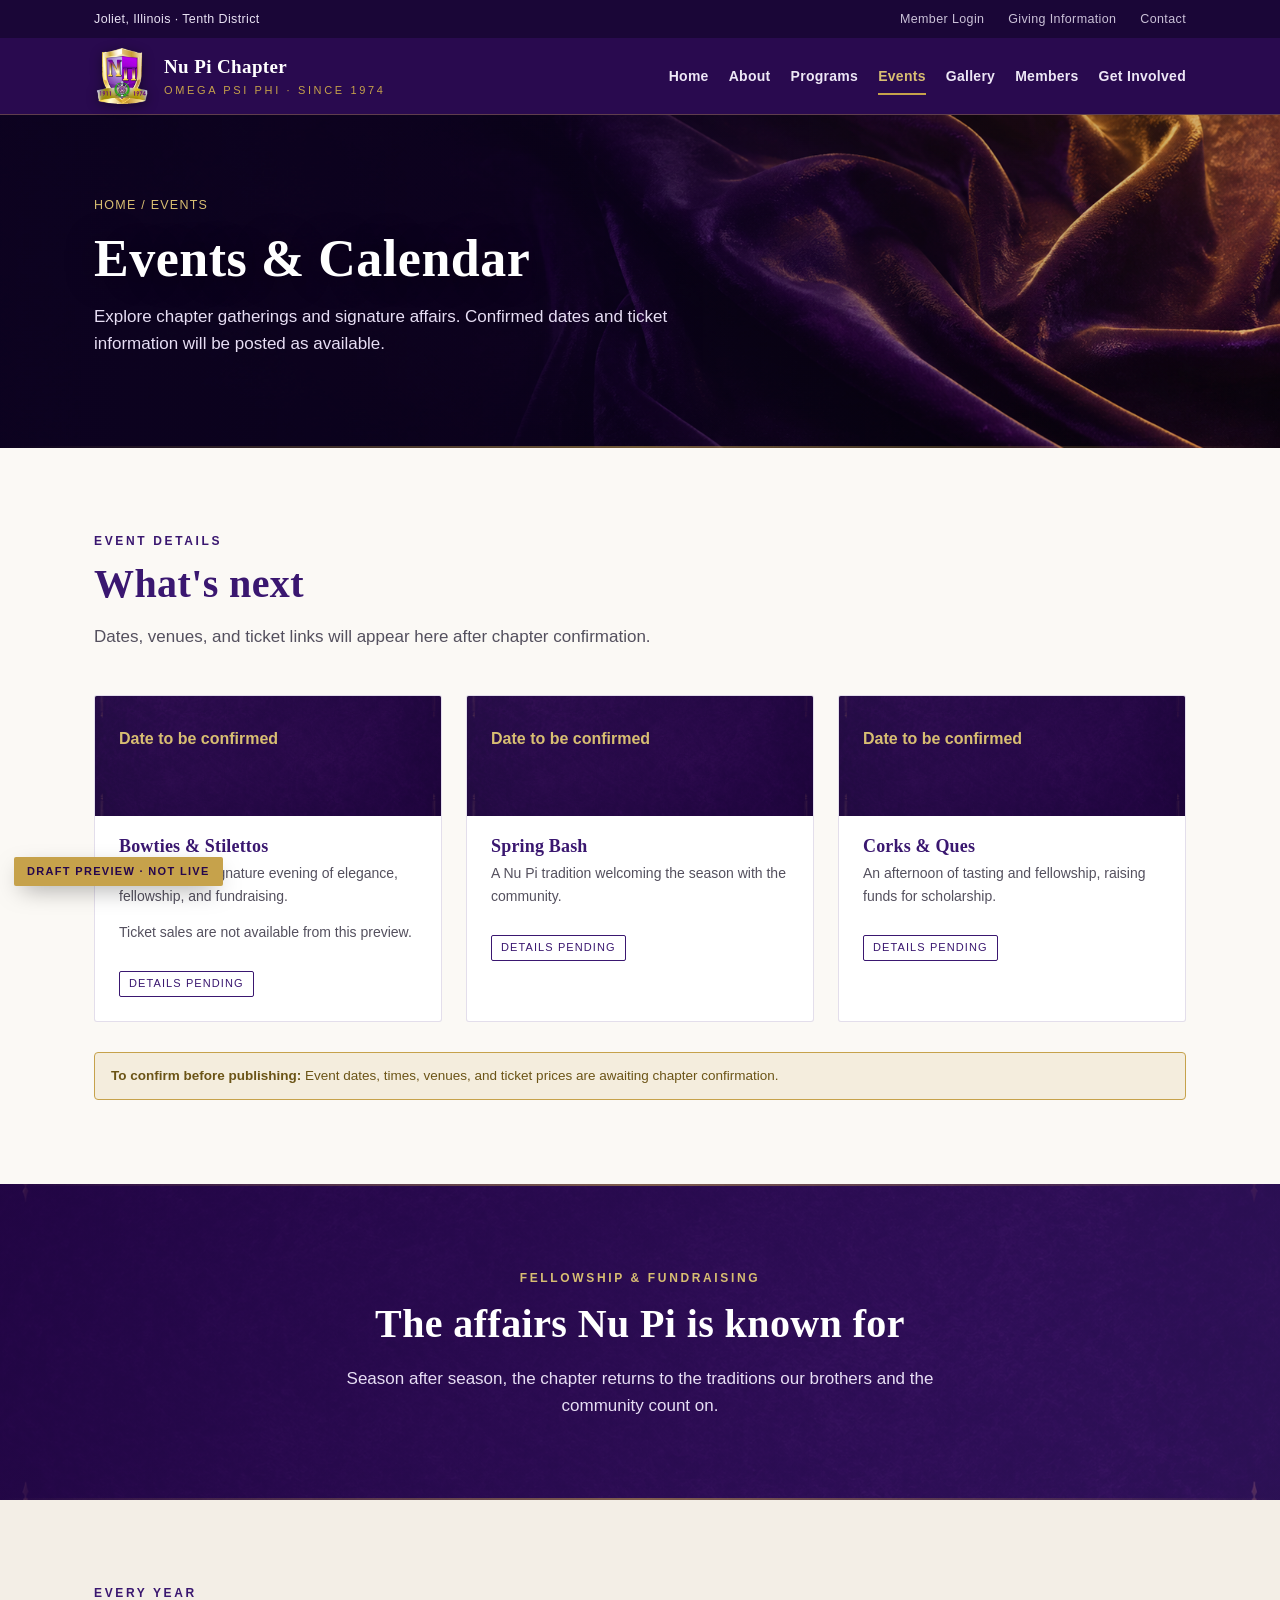
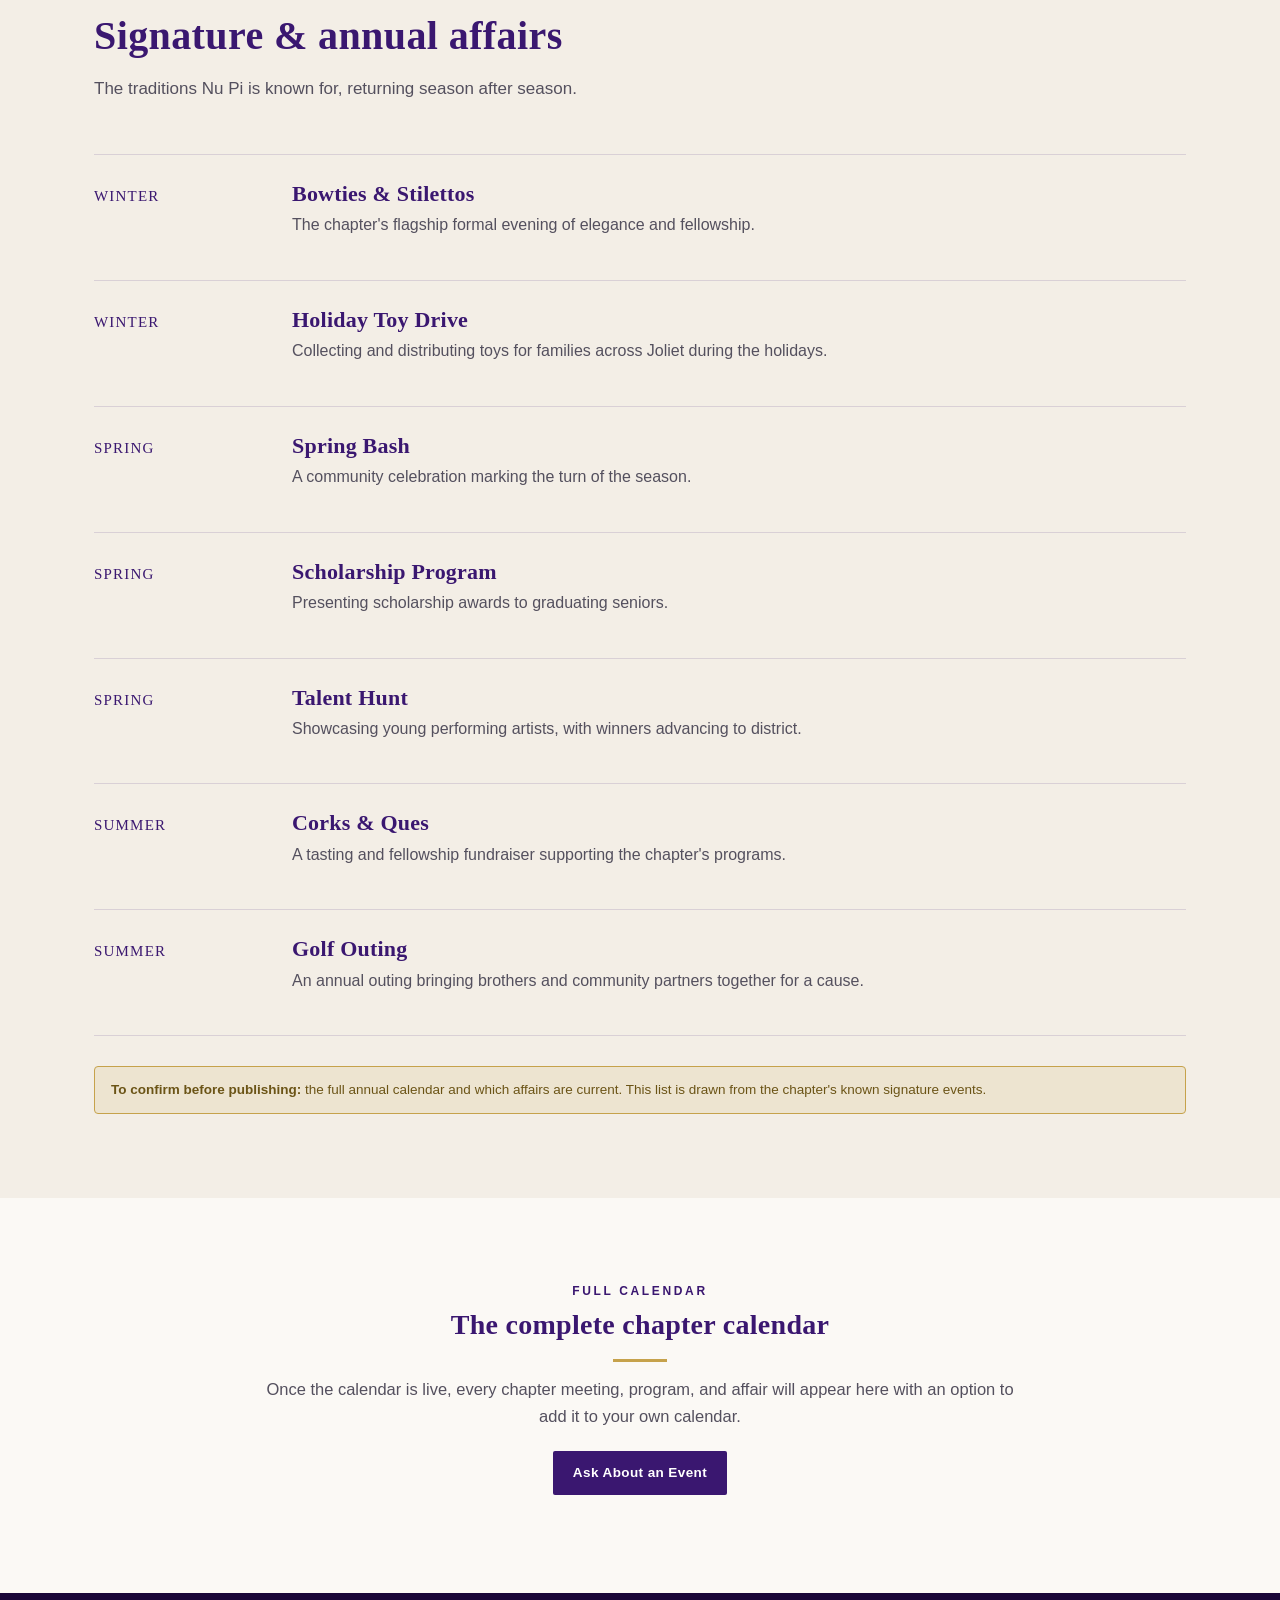
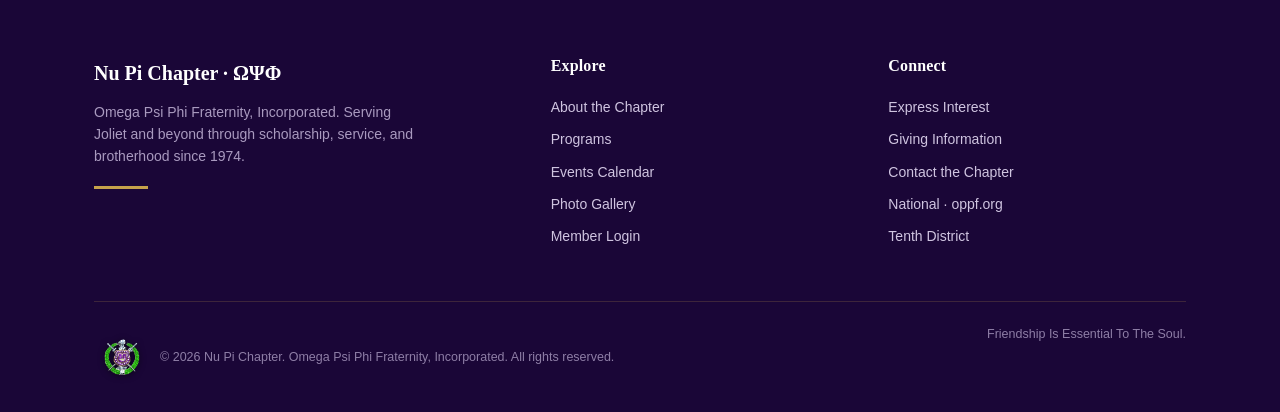
<file: events.html>
<!doctype html>
<html lang="en">
<head>
<meta charset="utf-8">
<meta name="viewport" content="width=device-width, initial-scale=1">
<title>Events | Nu Pi Chapter</title>
<meta name="description" content="Explore Nu Pi Chapter gatherings and signature events. Confirmed dates, locations, and ticket information will be posted as available.">
<meta name="robots" content="noindex,nofollow">
<meta property="og:type" content="website">
<meta property="og:site_name" content="Nu Pi Chapter">
<meta property="og:locale" content="en_US">
<meta property="og:image:type" content="image/png">
<meta property="og:title" content="Events | Nu Pi Chapter">
<meta property="og:description" content="Chapter gatherings and signature affairs, with confirmed dates and ticket information added as available.">
<meta property="og:image" content="ASSET_BASE/event-card-generic.png">
<meta property="og:image:alt" content="An ornamental purple background with gold corner flourishes.">
<meta property="og:image:width" content="1448">
<meta property="og:image:height" content="1086">
<link rel="stylesheet" href="styles.css">
</head>
<body>
<a class="skip-link" href="#main-content">Skip to main content</a>

<div class="draft">Draft preview · not live</div>

<div class="util"><div class="wrap">
  <div class="u-left">Joliet, Illinois · Tenth District</div>
  <div class="u-right">
    <a href="members.html">Member Login</a>
    <a href="get-involved.html#give">Giving Information</a>
    <a href="get-involved.html#contact">Contact</a>
  </div>
</div></div>

<header class="site"><div class="wrap bar">
  <a class="brand" href="index.html">
    <img class="brand-mark" src="assets/logos/nupi-shield-192.png" alt="Nu Pi Chapter shield" width="56" height="56">
    <span class="txt"><b>Nu Pi Chapter</b><small>Omega Psi Phi · Since 1974</small></span>
  </a>
  <button class="navtoggle" type="button" aria-label="Open menu" aria-controls="primary-nav" aria-expanded="false"><span aria-hidden="true">&#9776;</span></button>
  <nav class="main" id="primary-nav" aria-label="Primary">
    <a href="index.html">Home</a>
    <a href="about.html">About</a>
    <a href="programs.html">Programs</a>
    <a class="active" aria-current="page" href="events.html">Events</a>
    <a href="gallery.html">Gallery</a>
    <a href="members.html">Members</a>
    <a href="get-involved.html">Get Involved</a>
  </nav>
</div></header>

<main id="main-content" tabindex="-1">

<section class="pagehero"><div class="wrap">
  <nav class="crumb" aria-label="Breadcrumb">
    <a href="index.html">Home</a> <span aria-hidden="true"> / </span>
    <span aria-current="page">Events</span>
  </nav>
  <h1>Events &amp; Calendar</h1>
  <p>Explore chapter gatherings and signature affairs. Confirmed dates and ticket information will be posted as available.</p>
</div></section>

<!-- Upcoming -->
<section class="block"><div class="wrap">
  <div class="kicker-head">
    <div class="eyebrow">Event details</div>
    <h2>What's next</h2>
    <p>Dates, venues, and ticket links will appear here after chapter confirmation.</p>
  </div>
  <div class="events">
    <div class="event"><div class="top"><span class="date-pending">Date to be confirmed</span></div><div class="body"><h3>Bowties &amp; Stilettos</h3><p>The chapter's signature evening of elegance, fellowship, and fundraising.</p><p>Ticket sales are not available from this preview.</p><span class="tag">Details pending</span></div></div>
    <div class="event"><div class="top"><span class="date-pending">Date to be confirmed</span></div><div class="body"><h3>Spring Bash</h3><p>A Nu Pi tradition welcoming the season with the community.</p><span class="tag">Details pending</span></div></div>
    <div class="event"><div class="top"><span class="date-pending">Date to be confirmed</span></div><div class="body"><h3>Corks &amp; Ques</h3><p>An afternoon of tasting and fellowship, raising funds for scholarship.</p><span class="tag">Details pending</span></div></div>
  </div>
  <div class="pnote"><b>To confirm before publishing:</b> Event dates, times, venues, and ticket prices are awaiting chapter confirmation.</div>
</div></section>

<!-- Ornamental banner using event-card-generic asset -->
<section class="ornament-band"><div class="wrap">
  <div class="eyebrow">Fellowship &amp; Fundraising</div>
  <h2>The affairs Nu Pi is known for</h2>
  <p>Season after season, the chapter returns to the traditions our brothers and the community count on.</p>
</div></section>

<!-- Annual signature events -->
<section class="block tint"><div class="wrap">
  <div class="kicker-head">
    <div class="eyebrow">Every Year</div>
    <h2>Signature &amp; annual affairs</h2>
    <p>The traditions Nu Pi is known for, returning season after season.</p>
  </div>
  <div class="annuals">
    <div class="annual"><div class="season">Winter</div><div><h3>Bowties &amp; Stilettos</h3><p>The chapter's flagship formal evening of elegance and fellowship.</p></div></div>
    <div class="annual"><div class="season">Winter</div><div><h3>Holiday Toy Drive</h3><p>Collecting and distributing toys for families across Joliet during the holidays.</p></div></div>
    <div class="annual"><div class="season">Spring</div><div><h3>Spring Bash</h3><p>A community celebration marking the turn of the season.</p></div></div>
    <div class="annual"><div class="season">Spring</div><div><h3>Scholarship Program</h3><p>Presenting scholarship awards to graduating seniors.</p></div></div>
    <div class="annual"><div class="season">Spring</div><div><h3>Talent Hunt</h3><p>Showcasing young performing artists, with winners advancing to district.</p></div></div>
    <div class="annual"><div class="season">Summer</div><div><h3>Corks &amp; Ques</h3><p>A tasting and fellowship fundraiser supporting the chapter's programs.</p></div></div>
    <div class="annual"><div class="season">Summer</div><div><h3>Golf Outing</h3><p>An annual outing bringing brothers and community partners together for a cause.</p></div></div>
  </div>
  <div class="pnote"><b>To confirm before publishing:</b> the full annual calendar and which affairs are current. This list is drawn from the chapter's known signature events.</div>
</div></section>

<!-- Calendar placeholder -->
<section class="block narrow"><div class="wrap prose" style="text-align:center">
  <div class="eyebrow">Full Calendar</div>
  <h2>The complete chapter calendar</h2>
  <hr class="rule center">
  <p>Once the calendar is live, every chapter meeting, program, and affair will appear here with an option to add it to your own calendar.</p>
  <p style="margin-top:22px"><a class="btn btn-purple" href="get-involved.html#contact">Ask About an Event</a></p>
</div></section>

</main>

<footer class="site"><div class="wrap">
  <div class="top">
    <div class="brand-f">
      <b>Nu Pi Chapter · &#937;&#936;&#934;</b>
      <p>Omega Psi Phi Fraternity, Incorporated. Serving Joliet and beyond through scholarship, service, and brotherhood since 1974.</p>
      <hr class="rule">
    </div>
    <nav aria-label="Footer explore">
      <h2>Explore</h2>
      <a href="about.html">About the Chapter</a>
      <a href="programs.html">Programs</a>
      <a href="events.html">Events Calendar</a>
      <a href="gallery.html">Photo Gallery</a>
      <a href="members.html">Member Login</a>
    </nav>
    <nav aria-label="Footer connect">
      <h2>Connect</h2>
      <a href="get-involved.html#interest">Express Interest</a>
      <a href="get-involved.html#give">Giving Information</a>
      <a href="get-involved.html#contact">Contact the Chapter</a>
      <a href="https://oppf.org" target="_blank" rel="noopener">National · oppf.org</a>
      <a href="https://www.10thdomegas.org/">Tenth District</a>
    </nav>
  </div>
  <div class="bottom">
    <span class="omega-copyright"><a href="https://oppf.org" target="_blank" rel="noopener" aria-label="Omega Psi Phi Fraternity, Inc. (opens oppf.org)"><img src="assets/logos/omega-national-200.png" alt="" width="56" height="56" loading="lazy"></a>© 2026 Nu Pi Chapter. Omega Psi Phi Fraternity, Incorporated. All rights reserved.</span>
    <span>Friendship Is Essential To The Soul.</span>
  </div>
</div></footer>

<script>
(() => {
  const header = document.querySelector('header.site');
  const nav = header?.querySelector('nav.main');
  const button = header?.querySelector('.navtoggle');
  if (!nav || !button) return;
  const mobile = matchMedia('(max-width:1100px)');
  function setOpen(open, restoreFocus = false) {
    nav.classList.toggle('is-open', open);
    button.setAttribute('aria-expanded', String(open));
    button.setAttribute('aria-label', open ? 'Close menu' : 'Open menu');
    if (restoreFocus) button.focus();
  }
  button.addEventListener('click', () => setOpen(!nav.classList.contains('is-open')));
  nav.addEventListener('click', e => {
    if (mobile.matches && e.target.closest('a')) setOpen(false);
  });
  header.addEventListener('keydown', e => {
    if (e.key === 'Escape' && mobile.matches && nav.classList.contains('is-open')) {
      e.preventDefault();
      setOpen(false, true);
    }
  });
  header.addEventListener('focusout', e => {
    if (mobile.matches && !header.contains(e.relatedTarget)) setOpen(false);
  });
  mobile.addEventListener('change', () => {
    const fromNav = nav.contains(document.activeElement);
    const fromButton = document.activeElement === button;
    setOpen(false, mobile.matches && fromNav);
    if (!mobile.matches && fromButton) {
      (nav.querySelector('[aria-current="page"]') || nav.querySelector('a')).focus();
    }
  });
  header.classList.add('nav-ready');
})();
</script>
</body>
</html>
</file>
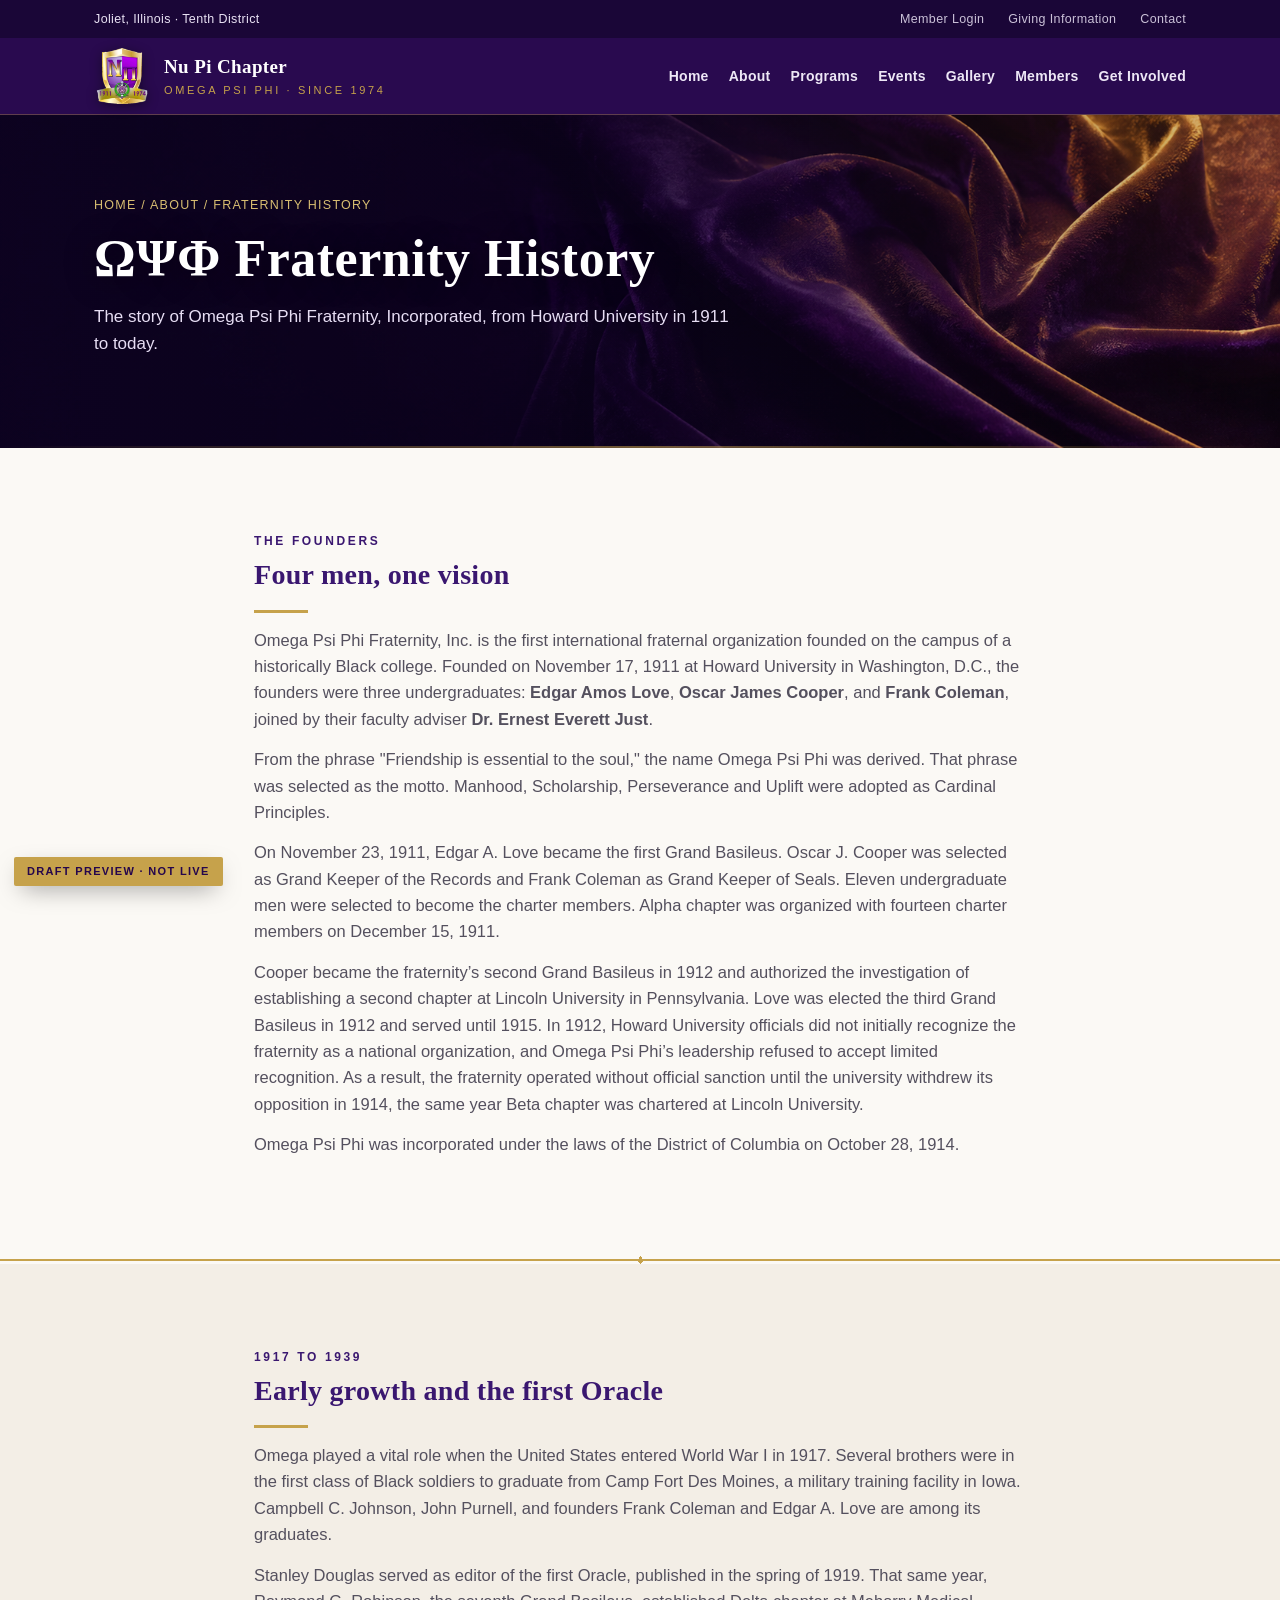
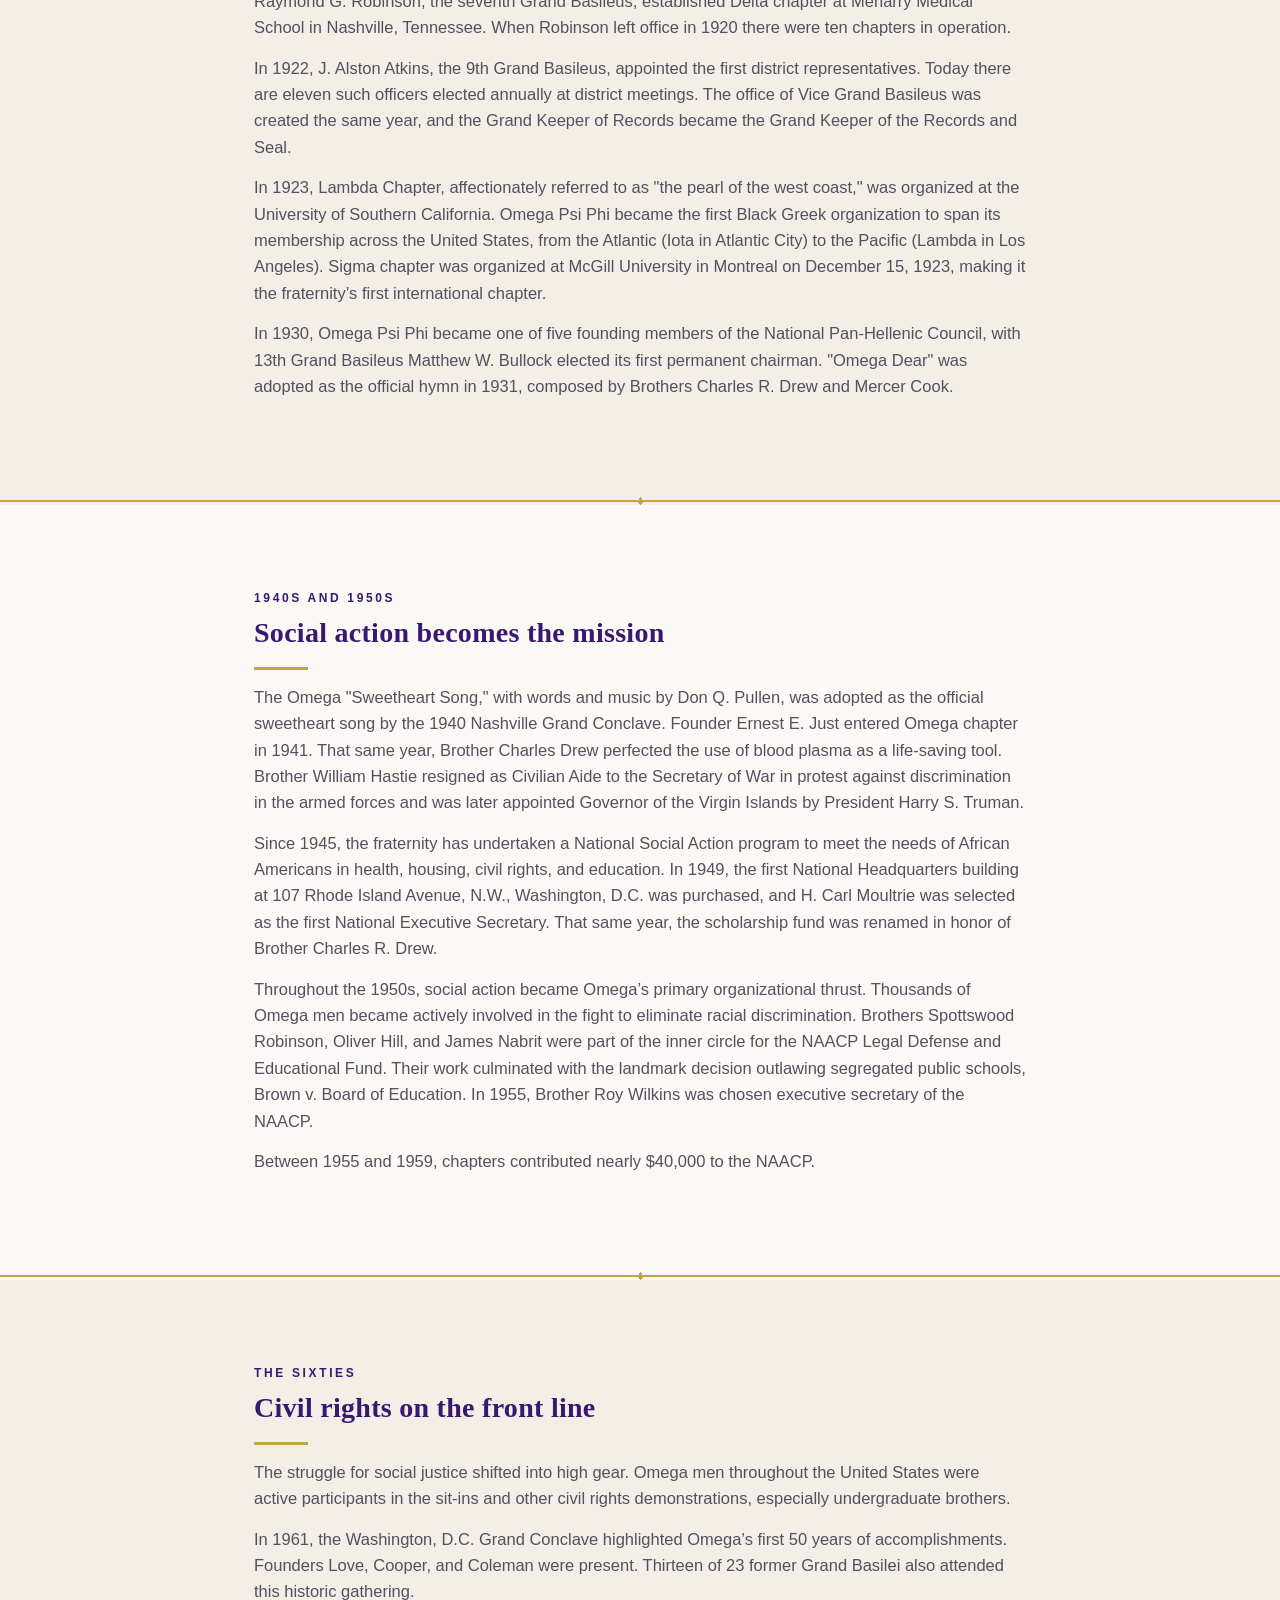
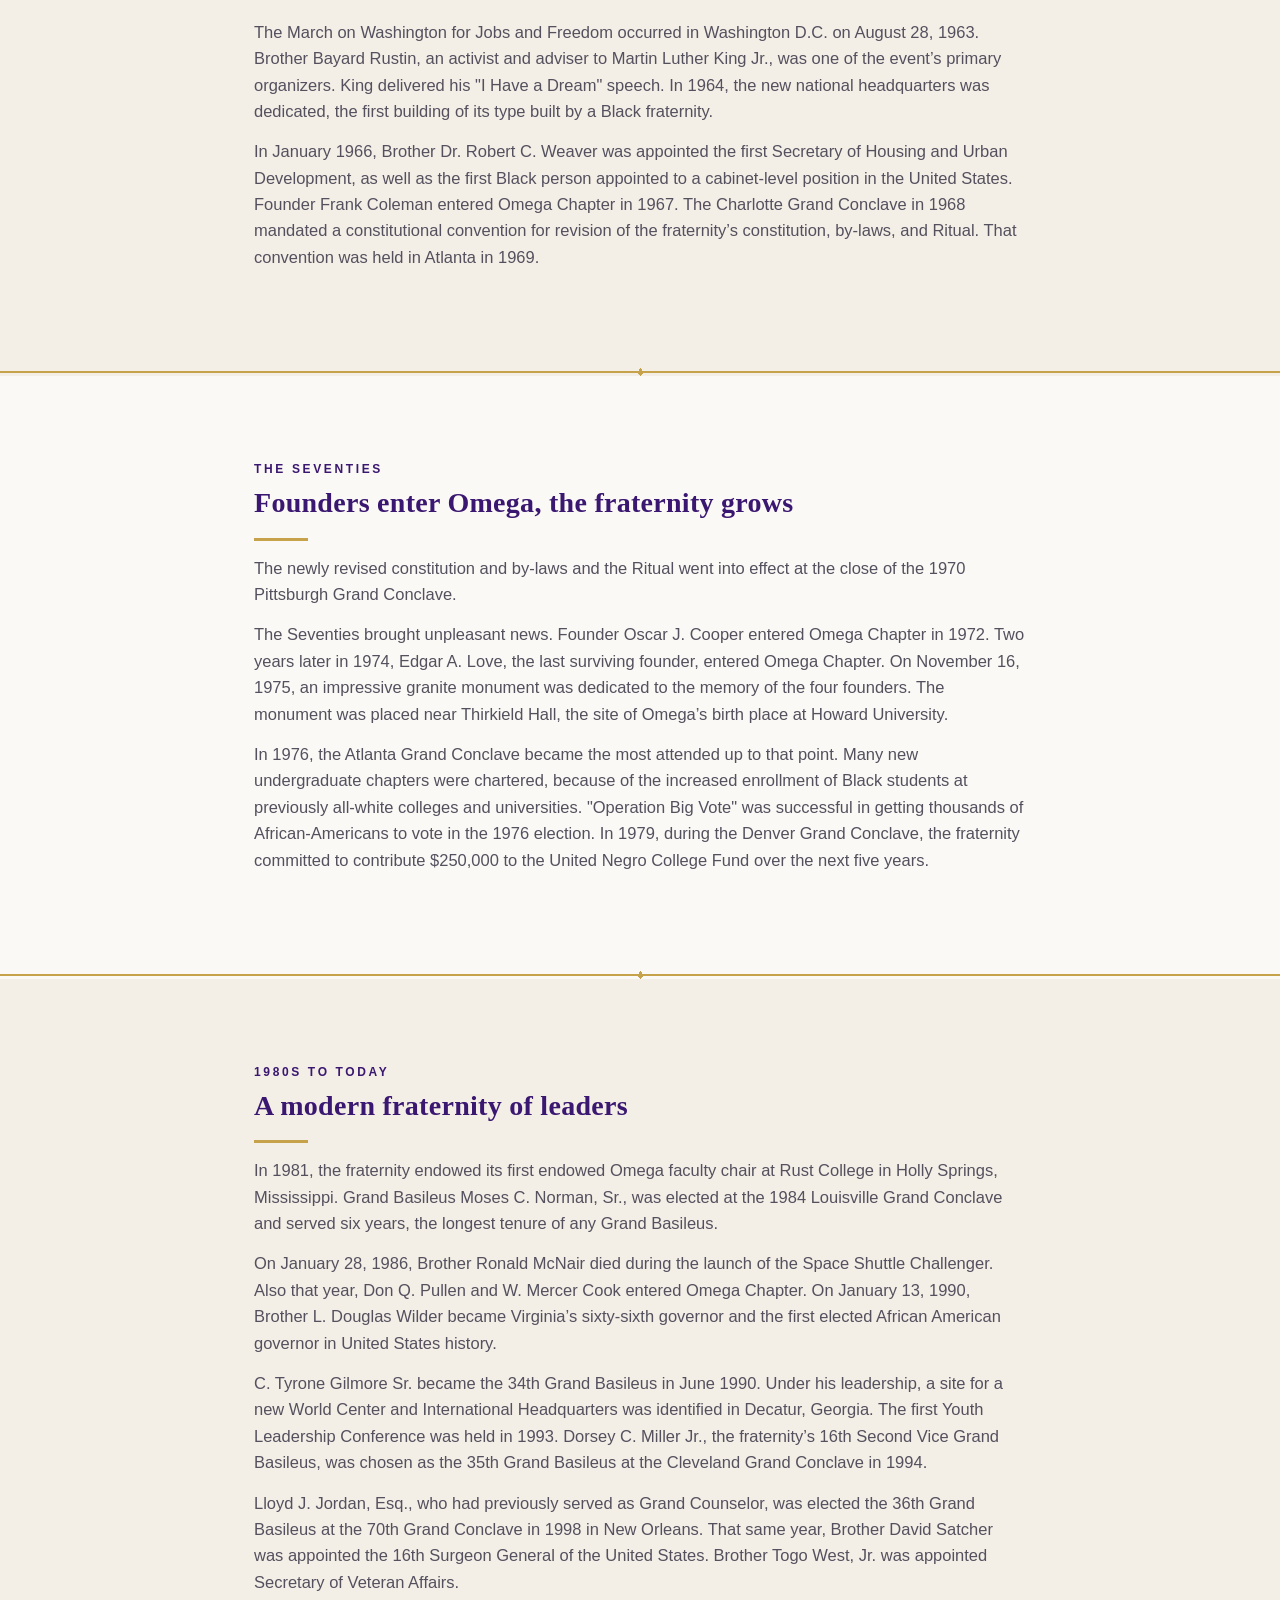
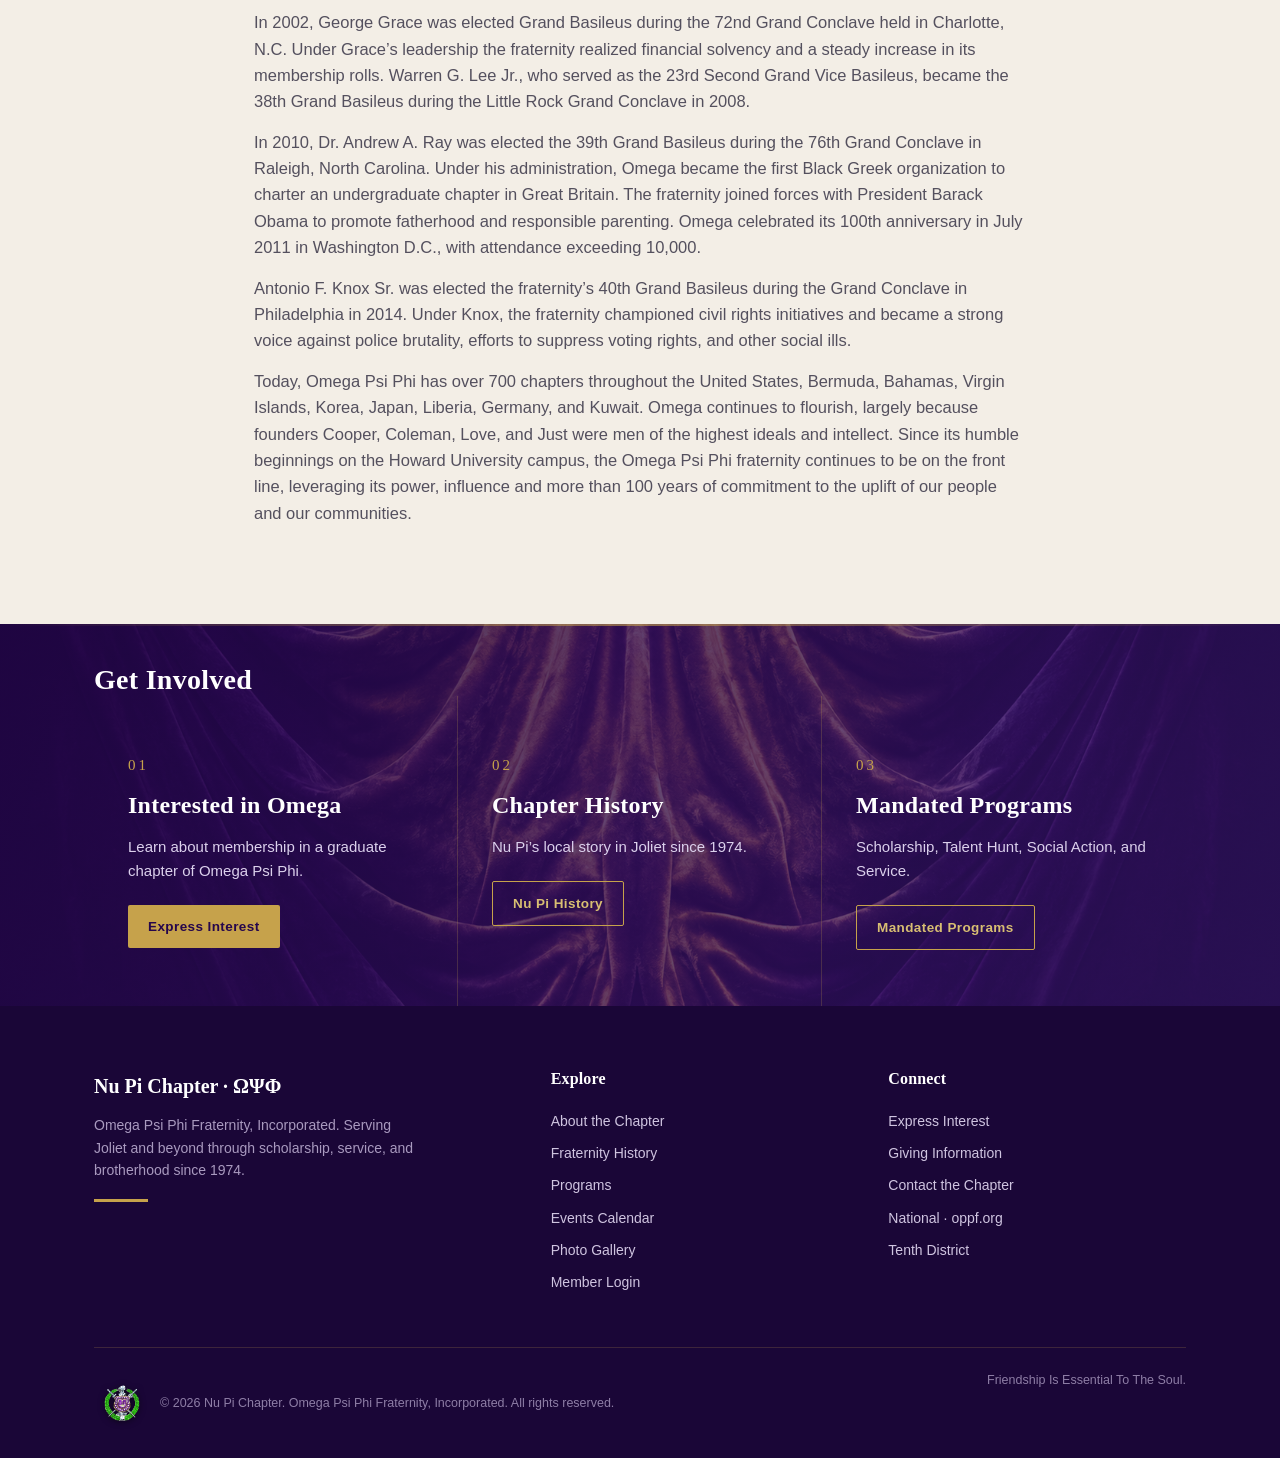
<file: fraternity-history.html>
<!doctype html>
<html lang="en">
<head>
<meta charset="utf-8">
<meta name="viewport" content="width=device-width, initial-scale=1">
<title>Fraternity History | Nu Pi Chapter</title>
<meta name="description" content="The history of Omega Psi Phi Fraternity, Incorporated, from its founding on November 17, 1911 at Howard University through the present day.">
<meta name="robots" content="noindex,nofollow">
<meta property="og:type" content="website">
<meta property="og:site_name" content="Nu Pi Chapter">
<meta property="og:locale" content="en_US">
<meta property="og:image:type" content="image/png">
<meta property="og:title" content="Fraternity History | Nu Pi Chapter">
<meta property="og:description" content="The history of Omega Psi Phi Fraternity, Incorporated, from 1911 to today.">
<meta property="og:image" content="ASSET_BASE/nu-pi-velvet-hero-dark-left.png">
<meta property="og:image:alt" content="Royal purple velvet with warm gold light on the right.">
<meta property="og:image:width" content="1672">
<meta property="og:image:height" content="941">
<link rel="stylesheet" href="styles.css">
</head>
<body>
<a class="skip-link" href="#main-content">Skip to main content</a>
<div class="draft">Draft preview · not live</div>

<div class="util"><div class="wrap">
  <div class="u-left">Joliet, Illinois · Tenth District</div>
  <div class="u-right">
    <a href="members.html">Member Login</a>
    <a href="get-involved.html#give">Giving Information</a>
    <a href="get-involved.html#contact">Contact</a>
  </div>
</div></div>

<header class="site"><div class="wrap bar">
  <a class="brand" href="index.html">
    <img class="brand-mark" src="assets/logos/nupi-shield-192.png" alt="Nu Pi Chapter shield" width="56" height="56">
    <span class="txt"><b>Nu Pi Chapter</b><small>Omega Psi Phi · Since 1974</small></span>
  </a>
  <button class="navtoggle" type="button" aria-label="Open menu" aria-controls="primary-nav" aria-expanded="false"><span aria-hidden="true">&#9776;</span></button>
  <nav class="main" id="primary-nav" aria-label="Primary">
    <a href="index.html">Home</a>
    <a href="about.html">About</a>
    <a href="programs.html">Programs</a>
    <a href="events.html">Events</a>
    <a href="gallery.html">Gallery</a>
    <a href="members.html">Members</a>
    <a href="get-involved.html">Get Involved</a>
  </nav>
</div></header>

<main id="main-content" tabindex="-1">

<section class="pagehero"><div class="wrap">
  <nav class="crumb" aria-label="Breadcrumb">
    <a href="index.html">Home</a> <span aria-hidden="true"> / </span>
    <a href="about.html">About</a> <span aria-hidden="true"> / </span>
    <span aria-current="page">Fraternity History</span>
  </nav>
  <h1>&#937;&#936;&#934; Fraternity History</h1>
  <p>The story of Omega Psi Phi Fraternity, Incorporated, from Howard University in 1911 to today.</p>
</div></section>

<section class="block narrow"><div class="wrap prose">
  <div class="eyebrow" style="color:#3A1770">The Founders</div>
  <h2>Four men, one vision</h2>
  <hr class="rule">
  <p>Omega Psi Phi Fraternity, Inc. is the first international fraternal organization founded on the campus of a historically Black college. Founded on November 17, 1911 at Howard University in Washington, D.C., the founders were three undergraduates: <b>Edgar Amos Love</b>, <b>Oscar James Cooper</b>, and <b>Frank Coleman</b>, joined by their faculty adviser <b>Dr. Ernest Everett Just</b>.</p>
  <p>From the phrase "Friendship is essential to the soul," the name Omega Psi Phi was derived. That phrase was selected as the motto. Manhood, Scholarship, Perseverance and Uplift were adopted as Cardinal Principles.</p>
  <p>On November 23, 1911, Edgar A. Love became the first Grand Basileus. Oscar J. Cooper was selected as Grand Keeper of the Records and Frank Coleman as Grand Keeper of Seals. Eleven undergraduate men were selected to become the charter members. Alpha chapter was organized with fourteen charter members on December 15, 1911.</p>
  <p>Cooper became the fraternity’s second Grand Basileus in 1912 and authorized the investigation of establishing a second chapter at Lincoln University in Pennsylvania. Love was elected the third Grand Basileus in 1912 and served until 1915. In 1912, Howard University officials did not initially recognize the fraternity as a national organization, and Omega Psi Phi’s leadership refused to accept limited recognition. As a result, the fraternity operated without official sanction until the university withdrew its opposition in 1914, the same year Beta chapter was chartered at Lincoln University.</p>
  <p>Omega Psi Phi was incorporated under the laws of the District of Columbia on October 28, 1914.</p>
</div></section>

<div class="hairline on-paper" aria-hidden="true"></div>

<section class="block narrow tint"><div class="wrap prose">
  <div class="eyebrow" style="color:#3A1770">1917 to 1939</div>
  <h2>Early growth and the first Oracle</h2>
  <hr class="rule">
  <p>Omega played a vital role when the United States entered World War I in 1917. Several brothers were in the first class of Black soldiers to graduate from Camp Fort Des Moines, a military training facility in Iowa. Campbell C. Johnson, John Purnell, and founders Frank Coleman and Edgar A. Love are among its graduates.</p>
  <p>Stanley Douglas served as editor of the first Oracle, published in the spring of 1919. That same year, Raymond G. Robinson, the seventh Grand Basileus, established Delta chapter at Meharry Medical School in Nashville, Tennessee. When Robinson left office in 1920 there were ten chapters in operation.</p>
  <p>In 1922, J. Alston Atkins, the 9th Grand Basileus, appointed the first district representatives. Today there are eleven such officers elected annually at district meetings. The office of Vice Grand Basileus was created the same year, and the Grand Keeper of Records became the Grand Keeper of the Records and Seal.</p>
  <p>In 1923, Lambda Chapter, affectionately referred to as "the pearl of the west coast," was organized at the University of Southern California. Omega Psi Phi became the first Black Greek organization to span its membership across the United States, from the Atlantic (Iota in Atlantic City) to the Pacific (Lambda in Los Angeles). Sigma chapter was organized at McGill University in Montreal on December 15, 1923, making it the fraternity’s first international chapter.</p>
  <p>In 1930, Omega Psi Phi became one of five founding members of the National Pan-Hellenic Council, with 13th Grand Basileus Matthew W. Bullock elected its first permanent chairman. "Omega Dear" was adopted as the official hymn in 1931, composed by Brothers Charles R. Drew and Mercer Cook.</p>
</div></section>

<div class="hairline on-paper2" aria-hidden="true"></div>

<section class="block narrow"><div class="wrap prose">
  <div class="eyebrow" style="color:#3A1770">1940s and 1950s</div>
  <h2>Social action becomes the mission</h2>
  <hr class="rule">
  <p>The Omega "Sweetheart Song," with words and music by Don Q. Pullen, was adopted as the official sweetheart song by the 1940 Nashville Grand Conclave. Founder Ernest E. Just entered Omega chapter in 1941. That same year, Brother Charles Drew perfected the use of blood plasma as a life-saving tool. Brother William Hastie resigned as Civilian Aide to the Secretary of War in protest against discrimination in the armed forces and was later appointed Governor of the Virgin Islands by President Harry S. Truman.</p>
  <p>Since 1945, the fraternity has undertaken a National Social Action program to meet the needs of African Americans in health, housing, civil rights, and education. In 1949, the first National Headquarters building at 107 Rhode Island Avenue, N.W., Washington, D.C. was purchased, and H. Carl Moultrie was selected as the first National Executive Secretary. That same year, the scholarship fund was renamed in honor of Brother Charles R. Drew.</p>
  <p>Throughout the 1950s, social action became Omega’s primary organizational thrust. Thousands of Omega men became actively involved in the fight to eliminate racial discrimination. Brothers Spottswood Robinson, Oliver Hill, and James Nabrit were part of the inner circle for the NAACP Legal Defense and Educational Fund. Their work culminated with the landmark decision outlawing segregated public schools, Brown v. Board of Education. In 1955, Brother Roy Wilkins was chosen executive secretary of the NAACP.</p>
  <p>Between 1955 and 1959, chapters contributed nearly $40,000 to the NAACP.</p>
</div></section>

<div class="hairline on-paper" aria-hidden="true"></div>

<section class="block narrow tint"><div class="wrap prose">
  <div class="eyebrow" style="color:#3A1770">The Sixties</div>
  <h2>Civil rights on the front line</h2>
  <hr class="rule">
  <p>The struggle for social justice shifted into high gear. Omega men throughout the United States were active participants in the sit-ins and other civil rights demonstrations, especially undergraduate brothers.</p>
  <p>In 1961, the Washington, D.C. Grand Conclave highlighted Omega’s first 50 years of accomplishments. Founders Love, Cooper, and Coleman were present. Thirteen of 23 former Grand Basilei also attended this historic gathering.</p>
  <p>The March on Washington for Jobs and Freedom occurred in Washington D.C. on August 28, 1963. Brother Bayard Rustin, an activist and adviser to Martin Luther King Jr., was one of the event’s primary organizers. King delivered his "I Have a Dream" speech. In 1964, the new national headquarters was dedicated, the first building of its type built by a Black fraternity.</p>
  <p>In January 1966, Brother Dr. Robert C. Weaver was appointed the first Secretary of Housing and Urban Development, as well as the first Black person appointed to a cabinet-level position in the United States. Founder Frank Coleman entered Omega Chapter in 1967. The Charlotte Grand Conclave in 1968 mandated a constitutional convention for revision of the fraternity’s constitution, by-laws, and Ritual. That convention was held in Atlanta in 1969.</p>
</div></section>

<div class="hairline on-paper2" aria-hidden="true"></div>

<section class="block narrow"><div class="wrap prose">
  <div class="eyebrow" style="color:#3A1770">The Seventies</div>
  <h2>Founders enter Omega, the fraternity grows</h2>
  <hr class="rule">
  <p>The newly revised constitution and by-laws and the Ritual went into effect at the close of the 1970 Pittsburgh Grand Conclave.</p>
  <p>The Seventies brought unpleasant news. Founder Oscar J. Cooper entered Omega Chapter in 1972. Two years later in 1974, Edgar A. Love, the last surviving founder, entered Omega Chapter. On November 16, 1975, an impressive granite monument was dedicated to the memory of the four founders. The monument was placed near Thirkield Hall, the site of Omega’s birth place at Howard University.</p>
  <p>In 1976, the Atlanta Grand Conclave became the most attended up to that point. Many new undergraduate chapters were chartered, because of the increased enrollment of Black students at previously all-white colleges and universities. "Operation Big Vote" was successful in getting thousands of African-Americans to vote in the 1976 election. In 1979, during the Denver Grand Conclave, the fraternity committed to contribute $250,000 to the United Negro College Fund over the next five years.</p>
</div></section>

<div class="hairline on-paper" aria-hidden="true"></div>

<section class="block narrow tint"><div class="wrap prose">
  <div class="eyebrow" style="color:#3A1770">1980s to today</div>
  <h2>A modern fraternity of leaders</h2>
  <hr class="rule">
  <p>In 1981, the fraternity endowed its first endowed Omega faculty chair at Rust College in Holly Springs, Mississippi. Grand Basileus Moses C. Norman, Sr., was elected at the 1984 Louisville Grand Conclave and served six years, the longest tenure of any Grand Basileus.</p>
  <p>On January 28, 1986, Brother Ronald McNair died during the launch of the Space Shuttle Challenger. Also that year, Don Q. Pullen and W. Mercer Cook entered Omega Chapter. On January 13, 1990, Brother L. Douglas Wilder became Virginia’s sixty-sixth governor and the first elected African American governor in United States history.</p>
  <p>C. Tyrone Gilmore Sr. became the 34th Grand Basileus in June 1990. Under his leadership, a site for a new World Center and International Headquarters was identified in Decatur, Georgia. The first Youth Leadership Conference was held in 1993. Dorsey C. Miller Jr., the fraternity’s 16th Second Vice Grand Basileus, was chosen as the 35th Grand Basileus at the Cleveland Grand Conclave in 1994.</p>
  <p>Lloyd J. Jordan, Esq., who had previously served as Grand Counselor, was elected the 36th Grand Basileus at the 70th Grand Conclave in 1998 in New Orleans. That same year, Brother David Satcher was appointed the 16th Surgeon General of the United States. Brother Togo West, Jr. was appointed Secretary of Veteran Affairs.</p>
  <p>In 2002, George Grace was elected Grand Basileus during the 72nd Grand Conclave held in Charlotte, N.C. Under Grace’s leadership the fraternity realized financial solvency and a steady increase in its membership rolls. Warren G. Lee Jr., who served as the 23rd Second Grand Vice Basileus, became the 38th Grand Basileus during the Little Rock Grand Conclave in 2008.</p>
  <p>In 2010, Dr. Andrew A. Ray was elected the 39th Grand Basileus during the 76th Grand Conclave in Raleigh, North Carolina. Under his administration, Omega became the first Black Greek organization to charter an undergraduate chapter in Great Britain. The fraternity joined forces with President Barack Obama to promote fatherhood and responsible parenting. Omega celebrated its 100th anniversary in July 2011 in Washington D.C., with attendance exceeding 10,000.</p>
  <p>Antonio F. Knox Sr. was elected the fraternity’s 40th Grand Basileus during the Grand Conclave in Philadelphia in 2014. Under Knox, the fraternity championed civil rights initiatives and became a strong voice against police brutality, efforts to suppress voting rights, and other social ills.</p>
  <p>Today, Omega Psi Phi has over 700 chapters throughout the United States, Bermuda, Bahamas, Virgin Islands, Korea, Japan, Liberia, Germany, and Kuwait. Omega continues to flourish, largely because founders Cooper, Coleman, Love, and Just were men of the highest ideals and intellect. Since its humble beginnings on the Howard University campus, the Omega Psi Phi fraternity continues to be on the front line, leveraging its power, influence and more than 100 years of commitment to the uplift of our people and our communities.</p>
</div></section>

<section class="involve"><div class="wrap">
  <h2>Get Involved</h2>
  <div class="grid">
    <div class="col"><span class="n">01</span><h3>Interested in Omega</h3><p>Learn about membership in a graduate chapter of Omega Psi Phi.</p><a class="btn btn-gold" href="get-involved.html#interest">Express Interest</a></div>
    <div class="col"><span class="n">02</span><h3>Chapter History</h3><p>Nu Pi’s local story in Joliet since 1974.</p><a class="btn btn-ghost" href="about.html">Nu Pi History</a></div>
    <div class="col"><span class="n">03</span><h3>Mandated Programs</h3><p>Scholarship, Talent Hunt, Social Action, and Service.</p><a class="btn btn-ghost" href="programs.html">Mandated Programs</a></div>
  </div>
</div></section>

</main>

<footer class="site"><div class="wrap">
  <div class="top">
    <div class="brand-f">
      <b>Nu Pi Chapter · &#937;&#936;&#934;</b>
      <p>Omega Psi Phi Fraternity, Incorporated. Serving Joliet and beyond through scholarship, service, and brotherhood since 1974.</p>
      <hr class="rule">
    </div>
    <nav aria-label="Footer explore">
      <h2>Explore</h2>
      <a href="about.html">About the Chapter</a>
      <a href="fraternity-history.html">Fraternity History</a>
      <a href="programs.html">Programs</a>
      <a href="events.html">Events Calendar</a>
      <a href="gallery.html">Photo Gallery</a>
      <a href="members.html">Member Login</a>
    </nav>
    <nav aria-label="Footer connect">
      <h2>Connect</h2>
      <a href="get-involved.html#interest">Express Interest</a>
      <a href="get-involved.html#give">Giving Information</a>
      <a href="get-involved.html#contact">Contact the Chapter</a>
      <a href="https://oppf.org" target="_blank" rel="noopener">National · oppf.org</a>
      <a href="https://www.10thdomegas.org/">Tenth District</a>
    </nav>
  </div>
  <div class="bottom">
    <span class="omega-copyright"><a href="https://oppf.org" target="_blank" rel="noopener" aria-label="Omega Psi Phi Fraternity, Inc. (opens oppf.org)"><img src="assets/logos/omega-national-200.png" alt="" width="56" height="56" loading="lazy"></a>© 2026 Nu Pi Chapter. Omega Psi Phi Fraternity, Incorporated. All rights reserved.</span>
    <span>Friendship Is Essential To The Soul.</span>
  </div>
</div></footer>

<script>
(() => {
  const header = document.querySelector('header.site');
  const nav = header?.querySelector('nav.main');
  const button = header?.querySelector('.navtoggle');
  if (!nav || !button) return;
  const mobile = matchMedia('(max-width:1100px)');
  function setOpen(open, restoreFocus = false) {
    nav.classList.toggle('is-open', open);
    button.setAttribute('aria-expanded', String(open));
    button.setAttribute('aria-label', open ? 'Close menu' : 'Open menu');
    if (restoreFocus) button.focus();
  }
  button.addEventListener('click', () => setOpen(!nav.classList.contains('is-open')));
  nav.addEventListener('click', e => {
    if (mobile.matches && e.target.closest('a')) setOpen(false);
  });
  header.addEventListener('keydown', e => {
    if (e.key === 'Escape' && mobile.matches && nav.classList.contains('is-open')) {
      e.preventDefault();
      setOpen(false, true);
    }
  });
  header.addEventListener('focusout', e => {
    if (mobile.matches && !header.contains(e.relatedTarget)) setOpen(false);
  });
  mobile.addEventListener('change', () => {
    const fromNav = nav.contains(document.activeElement);
    const fromButton = document.activeElement === button;
    setOpen(false, mobile.matches && fromNav);
    if (!mobile.matches && fromButton) {
      (nav.querySelector('[aria-current="page"]') || nav.querySelector('a')).focus();
    }
  });
  header.classList.add('nav-ready');
})();
</script>
</body>
</html>
</file>
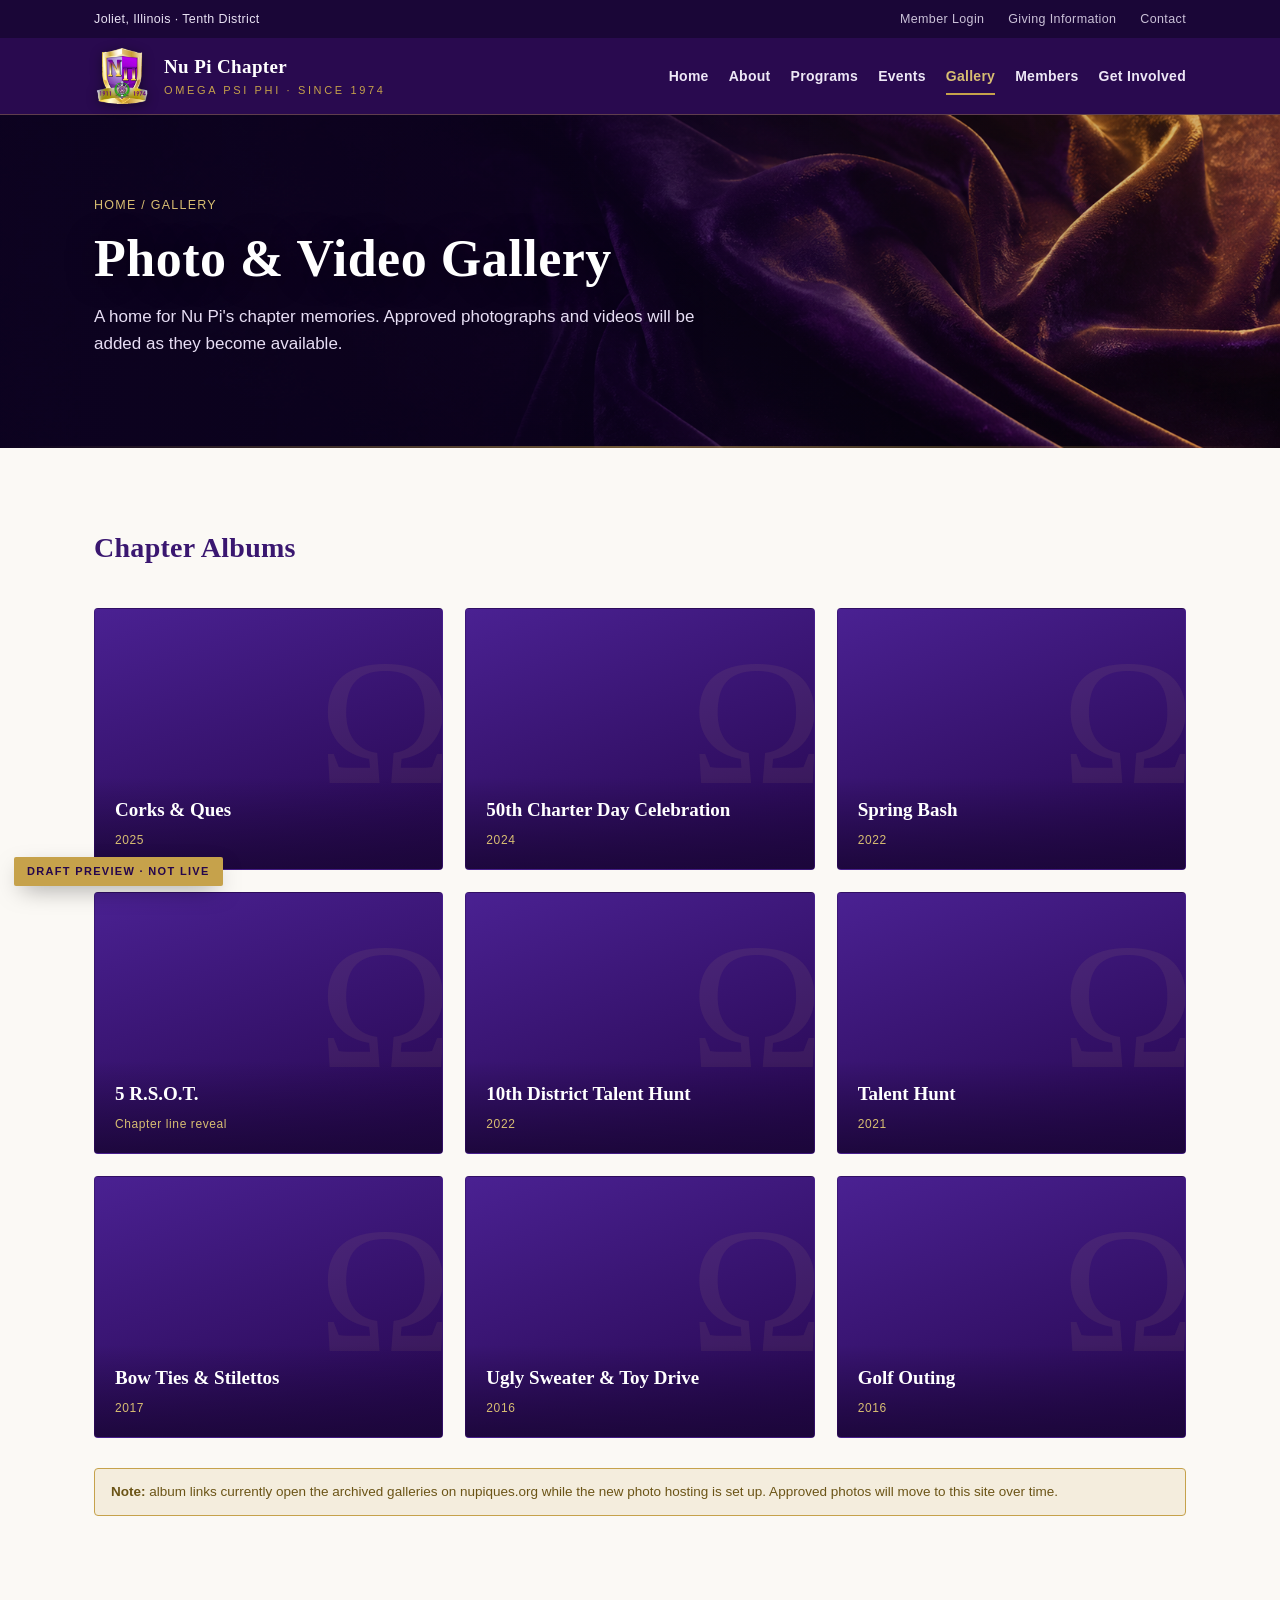
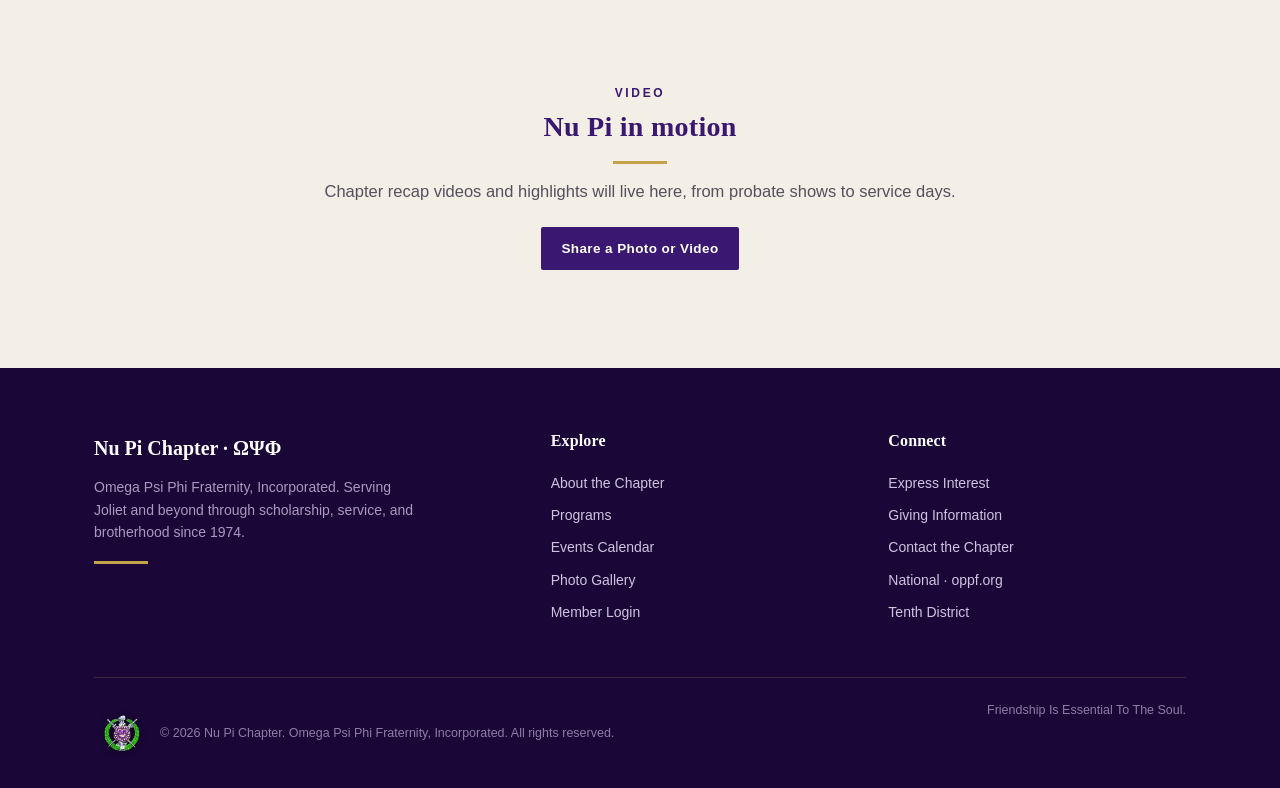
<file: gallery.html>
<!doctype html>
<html lang="en">
<head>
<meta charset="utf-8">
<meta name="viewport" content="width=device-width, initial-scale=1">
<title>Gallery | Nu Pi Chapter</title>
<meta name="description" content="A home for Nu Pi Chapter memories. Approved chapter photographs and videos will be added as they become available.">
<meta name="robots" content="noindex,nofollow">
<meta property="og:type" content="website">
<meta property="og:site_name" content="Nu Pi Chapter">
<meta property="og:locale" content="en_US">
<meta property="og:image:type" content="image/png">
<meta property="og:title" content="Gallery | Nu Pi Chapter">
<meta property="og:description" content="Chapter memories, photographs, and videos. Approved collections will be added as available.">
<meta property="og:image" content="ASSET_BASE/nu-pi-velvet-hero-center.png">
<meta property="og:image:alt" content="Royal purple velvet with a soft gold glow in the center.">
<meta property="og:image:width" content="1672">
<meta property="og:image:height" content="941">
<link rel="stylesheet" href="styles.css">
</head>
<body>
<a class="skip-link" href="#main-content">Skip to main content</a>

<div class="draft">Draft preview · not live</div>

<div class="util"><div class="wrap">
  <div class="u-left">Joliet, Illinois · Tenth District</div>
  <div class="u-right">
    <a href="members.html">Member Login</a>
    <a href="get-involved.html#give">Giving Information</a>
    <a href="get-involved.html#contact">Contact</a>
  </div>
</div></div>

<header class="site"><div class="wrap bar">
  <a class="brand" href="index.html">
    <img class="brand-mark" src="assets/logos/nupi-shield-192.png" alt="Nu Pi Chapter shield" width="56" height="56">
    <span class="txt"><b>Nu Pi Chapter</b><small>Omega Psi Phi · Since 1974</small></span>
  </a>
  <button class="navtoggle" type="button" aria-label="Open menu" aria-controls="primary-nav" aria-expanded="false"><span aria-hidden="true">&#9776;</span></button>
  <nav class="main" id="primary-nav" aria-label="Primary">
    <a href="index.html">Home</a>
    <a href="about.html">About</a>
    <a href="programs.html">Programs</a>
    <a href="events.html">Events</a>
    <a class="active" aria-current="page" href="gallery.html">Gallery</a>
    <a href="members.html">Members</a>
    <a href="get-involved.html">Get Involved</a>
  </nav>
</div></header>

<main id="main-content" tabindex="-1">

<section class="pagehero"><div class="wrap">
  <nav class="crumb" aria-label="Breadcrumb">
    <a href="index.html">Home</a> <span aria-hidden="true"> / </span>
    <span aria-current="page">Gallery</span>
  </nav>
  <h1>Photo &amp; Video Gallery</h1>
  <p>A home for Nu Pi's chapter memories. Approved photographs and videos will be added as they become available.</p>
</div></section>

<section class="block"><div class="wrap">
  <h2 style="font-size:28px;color:#3A1770;margin-bottom:16px">Chapter Albums</h2>
  <div class="albums">
    <a class="album" href="https://www.nupiques.org/corks-ques-2025" target="_blank" rel="noopener"><div class="cap"><b>Corks &amp; Ques</b><span>2025</span></div></a>
    <a class="album" href="https://www.nupiques.org/50th-charter-day-celebration" target="_blank" rel="noopener"><div class="cap"><b>50th Charter Day Celebration</b><span>2024</span></div></a>
    <a class="album" href="https://www.nupiques.org/copy-of-5-r-s-o-t" target="_blank" rel="noopener"><div class="cap"><b>Spring Bash</b><span>2022</span></div></a>
    <a class="album" href="https://www.nupiques.org/copy-of-talent-hunt-2021" target="_blank" rel="noopener"><div class="cap"><b>5 R.S.O.T.</b><span>Chapter line reveal</span></div></a>
    <a class="album" href="https://www.nupiques.org/copy-of-5-r-s-o-t-1" target="_blank" rel="noopener"><div class="cap"><b>10th District Talent Hunt</b><span>2022</span></div></a>
    <a class="album" href="https://www.nupiques.org/talent-hunt-2021" target="_blank" rel="noopener"><div class="cap"><b>Talent Hunt</b><span>2021</span></div></a>
    <a class="album" href="https://www.nupiques.org/copy-of-bow-ties-stilettos-2016" target="_blank" rel="noopener"><div class="cap"><b>Bow Ties &amp; Stilettos</b><span>2017</span></div></a>
    <a class="album" href="https://www.nupiques.org/ugly-sweater-and-toy-drive-2016" target="_blank" rel="noopener"><div class="cap"><b>Ugly Sweater &amp; Toy Drive</b><span>2016</span></div></a>
    <a class="album" href="https://www.nupiques.org/golf-outing-2016" target="_blank" rel="noopener"><div class="cap"><b>Golf Outing</b><span>2016</span></div></a>
  </div>
  <div class="pnote"><b>Note:</b> album links currently open the archived galleries on nupiques.org while the new photo hosting is set up. Approved photos will move to this site over time.</div>
</div></section>

<section class="block tint narrow"><div class="wrap prose" style="text-align:center">
  <div class="eyebrow">Video</div>
  <h2>Nu Pi in motion</h2>
  <hr class="rule center">
  <p>Chapter recap videos and highlights will live here, from probate shows to service days.</p>
  <p style="margin-top:22px"><a class="btn btn-purple" href="get-involved.html#contact">Share a Photo or Video</a></p>
</div></section>

</main>

<footer class="site"><div class="wrap">
  <div class="top">
    <div class="brand-f">
      <b>Nu Pi Chapter · &#937;&#936;&#934;</b>
      <p>Omega Psi Phi Fraternity, Incorporated. Serving Joliet and beyond through scholarship, service, and brotherhood since 1974.</p>
      <hr class="rule">
    </div>
    <nav aria-label="Footer explore">
      <h2>Explore</h2>
      <a href="about.html">About the Chapter</a>
      <a href="programs.html">Programs</a>
      <a href="events.html">Events Calendar</a>
      <a href="gallery.html">Photo Gallery</a>
      <a href="members.html">Member Login</a>
    </nav>
    <nav aria-label="Footer connect">
      <h2>Connect</h2>
      <a href="get-involved.html#interest">Express Interest</a>
      <a href="get-involved.html#give">Giving Information</a>
      <a href="get-involved.html#contact">Contact the Chapter</a>
      <a href="https://oppf.org" target="_blank" rel="noopener">National · oppf.org</a>
      <a href="https://www.10thdomegas.org/">Tenth District</a>
    </nav>
  </div>
  <div class="bottom">
    <span class="omega-copyright"><a href="https://oppf.org" target="_blank" rel="noopener" aria-label="Omega Psi Phi Fraternity, Inc. (opens oppf.org)"><img src="assets/logos/omega-national-200.png" alt="" width="56" height="56" loading="lazy"></a>© 2026 Nu Pi Chapter. Omega Psi Phi Fraternity, Incorporated. All rights reserved.</span>
    <span>Friendship Is Essential To The Soul.</span>
  </div>
</div></footer>

<script>
(() => {
  const header = document.querySelector('header.site');
  const nav = header?.querySelector('nav.main');
  const button = header?.querySelector('.navtoggle');
  if (!nav || !button) return;
  const mobile = matchMedia('(max-width:1100px)');
  function setOpen(open, restoreFocus = false) {
    nav.classList.toggle('is-open', open);
    button.setAttribute('aria-expanded', String(open));
    button.setAttribute('aria-label', open ? 'Close menu' : 'Open menu');
    if (restoreFocus) button.focus();
  }
  button.addEventListener('click', () => setOpen(!nav.classList.contains('is-open')));
  nav.addEventListener('click', e => {
    if (mobile.matches && e.target.closest('a')) setOpen(false);
  });
  header.addEventListener('keydown', e => {
    if (e.key === 'Escape' && mobile.matches && nav.classList.contains('is-open')) {
      e.preventDefault();
      setOpen(false, true);
    }
  });
  header.addEventListener('focusout', e => {
    if (mobile.matches && !header.contains(e.relatedTarget)) setOpen(false);
  });
  mobile.addEventListener('change', () => {
    const fromNav = nav.contains(document.activeElement);
    const fromButton = document.activeElement === button;
    setOpen(false, mobile.matches && fromNav);
    if (!mobile.matches && fromButton) {
      (nav.querySelector('[aria-current="page"]') || nav.querySelector('a')).focus();
    }
  });
  header.classList.add('nav-ready');
})();
</script>
</body>
</html>
</file>
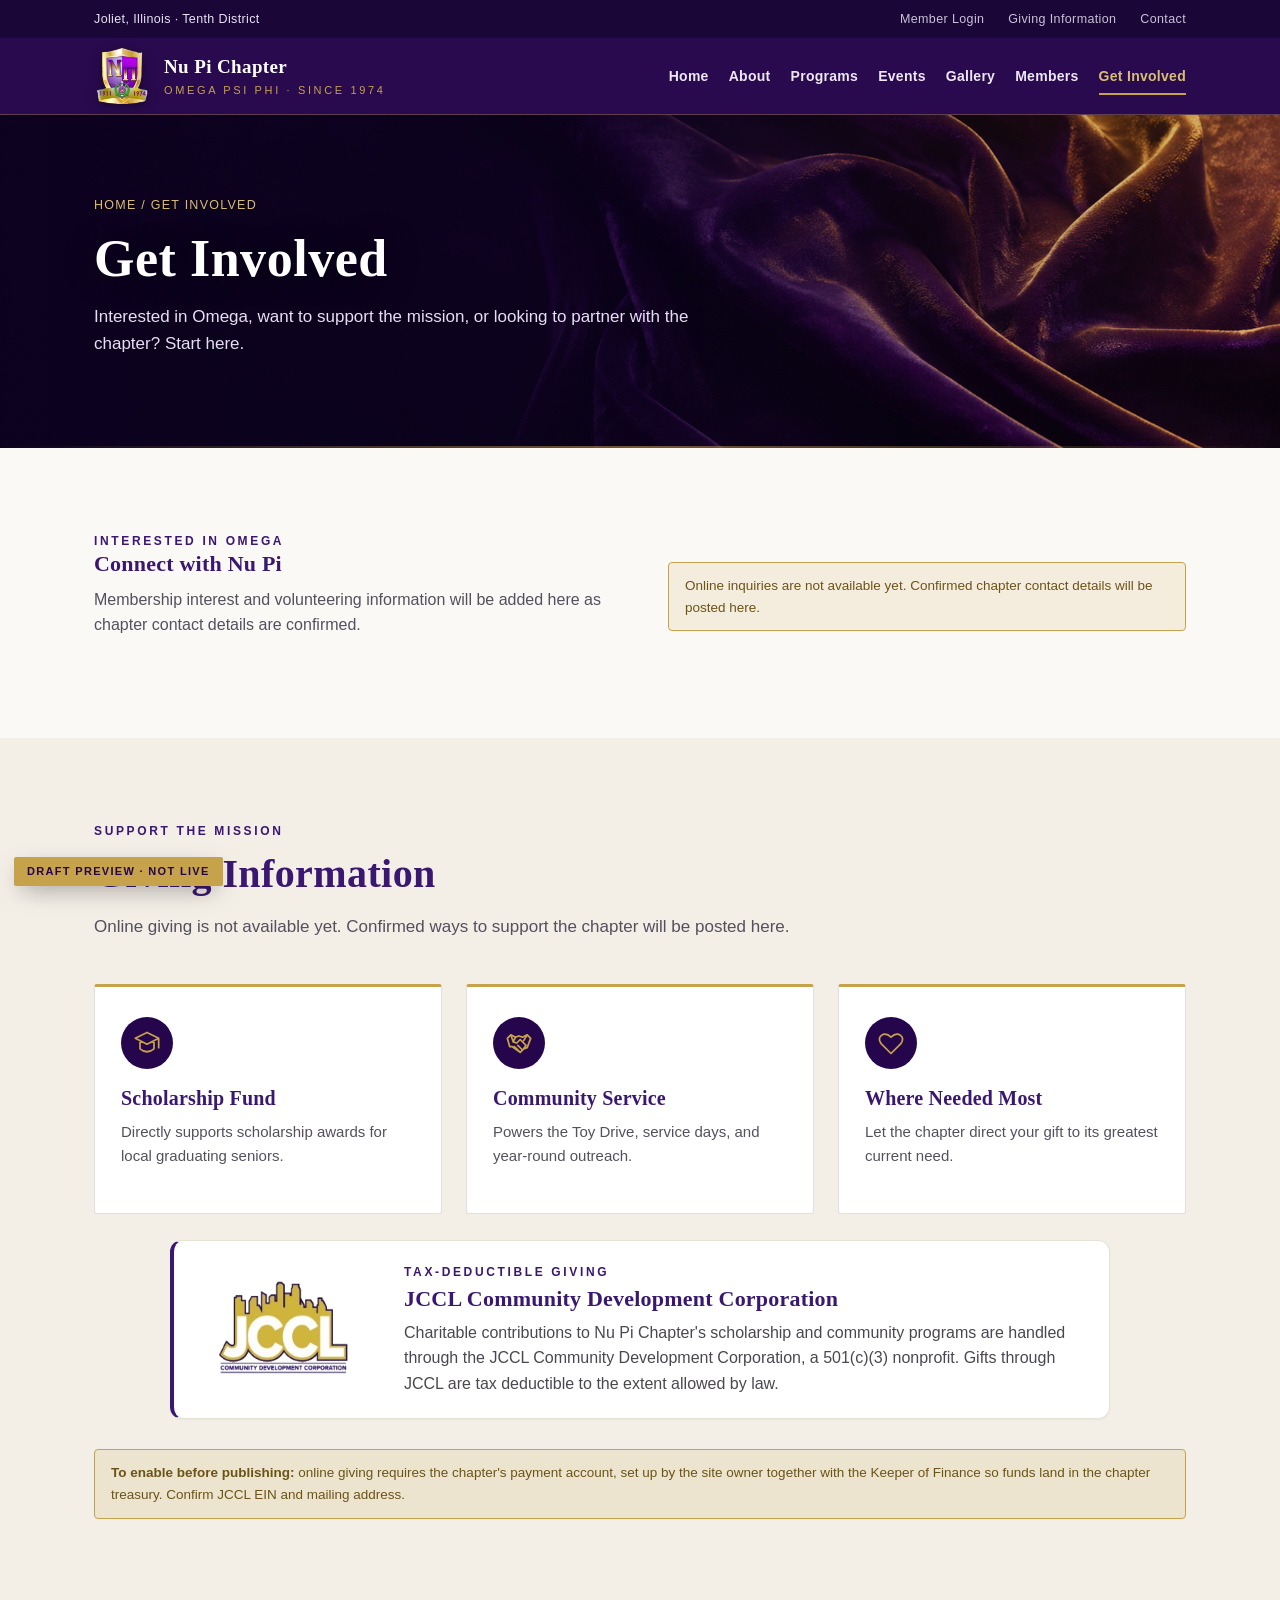
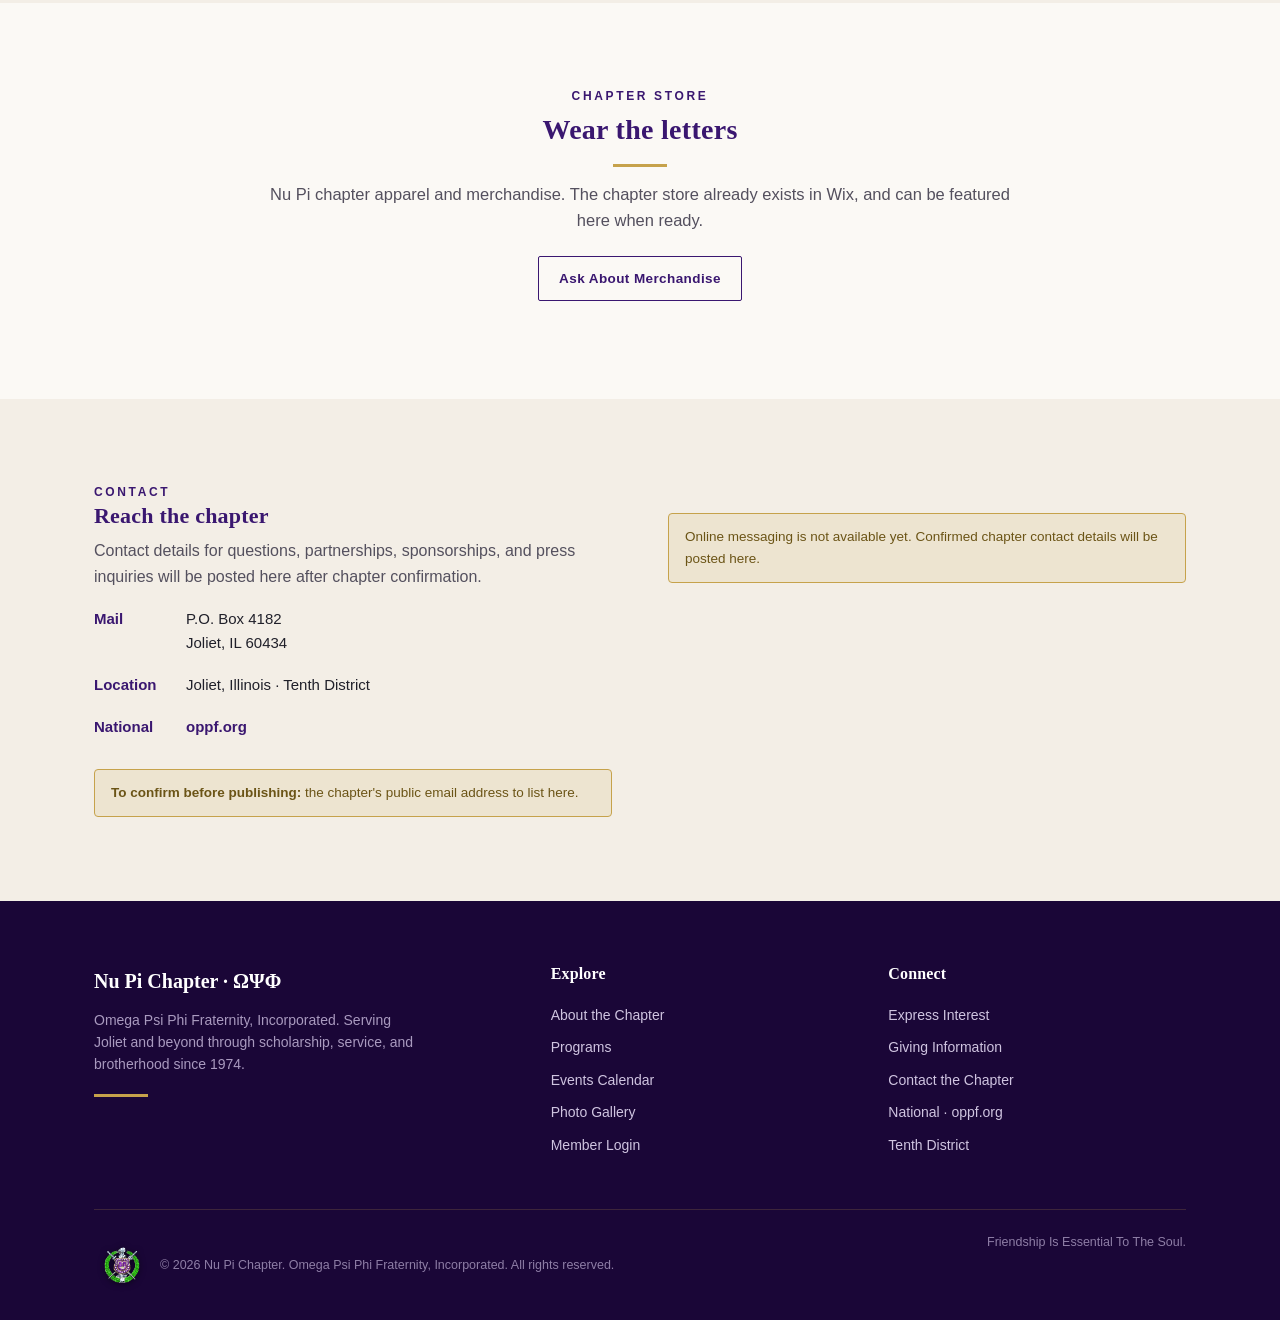
<file: get-involved.html>
<!doctype html>
<html lang="en">
<head>
<meta charset="utf-8">
<meta name="viewport" content="width=device-width, initial-scale=1">
<title>Get Involved | Nu Pi Chapter</title>
<meta name="description" content="Learn how to connect with Nu Pi Chapter through membership interest, volunteering, and community partnerships in Joliet, Illinois.">
<meta name="robots" content="noindex,nofollow">
<meta property="og:type" content="website">
<meta property="og:site_name" content="Nu Pi Chapter">
<meta property="og:locale" content="en_US">
<meta property="og:image:type" content="image/png">
<meta property="og:title" content="Get Involved | Nu Pi Chapter">
<meta property="og:description" content="Connect through membership interest, volunteering, and community partnerships.">
<meta property="og:image" content="ASSET_BASE/nu-pi-velvet-hero-center.png">
<meta property="og:image:alt" content="Royal purple velvet with a soft gold glow in the center.">
<meta property="og:image:width" content="1672">
<meta property="og:image:height" content="941">
<link rel="stylesheet" href="styles.css">
</head>
<body>
<a class="skip-link" href="#main-content">Skip to main content</a>

<div class="draft">Draft preview · not live</div>

<div class="util"><div class="wrap">
  <div class="u-left">Joliet, Illinois · Tenth District</div>
  <div class="u-right">
    <a href="members.html">Member Login</a>
    <a href="get-involved.html#give">Giving Information</a>
    <a href="get-involved.html#contact">Contact</a>
  </div>
</div></div>

<header class="site"><div class="wrap bar">
  <a class="brand" href="index.html">
    <img class="brand-mark" src="assets/logos/nupi-shield-192.png" alt="Nu Pi Chapter shield" width="56" height="56">
    <span class="txt"><b>Nu Pi Chapter</b><small>Omega Psi Phi · Since 1974</small></span>
  </a>
  <button class="navtoggle" type="button" aria-label="Open menu" aria-controls="primary-nav" aria-expanded="false"><span aria-hidden="true">&#9776;</span></button>
  <nav class="main" id="primary-nav" aria-label="Primary">
    <a href="index.html">Home</a>
    <a href="about.html">About</a>
    <a href="programs.html">Programs</a>
    <a href="events.html">Events</a>
    <a href="gallery.html">Gallery</a>
    <a href="members.html">Members</a>
    <a class="active" aria-current="page" href="get-involved.html">Get Involved</a>
  </nav>
</div></header>

<main id="main-content" tabindex="-1">

<section class="pagehero"><div class="wrap">
  <nav class="crumb" aria-label="Breadcrumb">
    <a href="index.html">Home</a> <span aria-hidden="true"> / </span>
    <span aria-current="page">Get Involved</span>
  </nav>
  <h1>Get Involved</h1>
  <p>Interested in Omega, want to support the mission, or looking to partner with the chapter? Start here.</p>
</div></section>

<!-- Interest -->
<section class="block" id="interest"><div class="wrap">
  <div class="formwrap">
    <div class="contact-side">
      <div class="eyebrow">Interested in Omega</div>
      <h2>Connect with Nu Pi</h2>
      <p>Membership interest and volunteering information will be added here as chapter contact details are confirmed.</p>
    </div>
    <div>
      <p class="pnote" id="interest-unavailable">Online inquiries are not available yet. Confirmed chapter contact details will be posted here.</p>
      <form class="form" action="https://formspree.io/f/REPLACE_INTEREST_ID" method="post" aria-labelledby="interest-title" aria-describedby="interest-privacy" hidden>
        <h3 id="interest-title">Express Interest</h3>
        <p id="interest-privacy">We will use your details to respond to this inquiry. Please do not include passwords or financial information.</p>
        <div class="field"><label for="i-name">Full name</label><input id="i-name" name="name" autocomplete="name" required maxlength="120"></div>
        <div class="field"><label for="i-email">Email</label><input id="i-email" name="email" type="email" autocomplete="email" required maxlength="254"></div>
        <div class="field"><label for="i-phone">Phone (optional)</label><input id="i-phone" name="phone" type="tel" autocomplete="tel" maxlength="40"></div>
        <div class="field"><label for="i-topic">I am interested in</label>
          <select id="i-topic" name="topic" required>
            <option value="">Choose a topic</option>
            <option>Graduate chapter membership</option>
            <option>Volunteering</option>
            <option>Scholarship information</option>
            <option>Talent Hunt</option>
            <option>Community partnership or sponsorship</option>
            <option>Something else</option>
          </select>
        </div>
        <div class="field"><label for="i-msg">Message</label><textarea id="i-msg" name="message" required maxlength="5000"></textarea></div>
        <button class="btn btn-purple" type="submit">Send to the Chapter</button>
      </form>
    </div>
  </div>
</div></section>

<!-- Give -->
<section class="block tint" id="give"><div class="wrap">
  <div class="kicker-head" style="max-width:760px">
    <div class="eyebrow">Support the Mission</div>
    <h2>Giving Information</h2>
    <p>Online giving is not available yet. Confirmed ways to support the chapter will be posted here.</p>
  </div>
  <div class="cards">
    <div class="card"><div class="ic"><svg xmlns="http://www.w3.org/2000/svg" viewBox="0 0 24 24" width="28" height="28" fill="none" stroke="#C6A24B" stroke-width="1.5" stroke-linecap="round" stroke-linejoin="round" aria-hidden="true" focusable="false"><path d="M2 8 12 3 22 8 12 13 2 8ZM6 10v7q6 5 12 0v-7M22 8v8"/></svg></div><h3>Scholarship Fund</h3><p>Directly supports scholarship awards for local graduating seniors.</p></div>
    <div class="card"><div class="ic"><svg xmlns="http://www.w3.org/2000/svg" viewBox="0 0 24 24" width="28" height="28" fill="none" stroke="#C6A24B" stroke-width="1.5" stroke-linecap="round" stroke-linejoin="round" aria-hidden="true" focusable="false"><path d="m2 8 3-3 4 2 3-1 3 1 4-2 3 3-3 8-3 1-3 3-7-5H4L2 8Zm7-1-2 4 3 1 3-3 5 5-2 3M5 5l2 6M19 5l-3 5M8 15l4 4M11 14l4 4"/></svg></div><h3>Community Service</h3><p>Powers the Toy Drive, service days, and year-round outreach.</p></div>
    <div class="card"><div class="ic"><svg xmlns="http://www.w3.org/2000/svg" viewBox="0 0 24 24" width="28" height="28" fill="none" stroke="#C6A24B" stroke-width="1.5" stroke-linecap="round" stroke-linejoin="round" aria-hidden="true" focusable="false"><path d="M12 21 3.5 12.5C-1 7 6 1 12 7c6-6 13 0 8.5 5.5L12 21Z"/></svg></div><h3>Where Needed Most</h3><p>Let the chapter direct your gift to its greatest current need.</p></div>
  </div>
  <div class="jccl-callout">
    <img src="assets/logos/jccl.png" alt="JCCL Community Development Corporation" width="180" height="120" loading="lazy">
    <div>
      <div class="eyebrow">Tax-Deductible Giving</div>
      <h3>JCCL Community Development Corporation</h3>
      <p>Charitable contributions to Nu Pi Chapter's scholarship and community programs are handled through the JCCL Community Development Corporation, a 501(c)(3) nonprofit. Gifts through JCCL are tax deductible to the extent allowed by law.</p>
    </div>
  </div>
  <div class="pnote"><b>To enable before publishing:</b> online giving requires the chapter's payment account, set up by the site owner together with the Keeper of Finance so funds land in the chapter treasury. Confirm JCCL EIN and mailing address.</div>
</div></section>

<!-- Shop -->
<section class="block narrow"><div class="wrap prose" style="text-align:center">
  <div class="eyebrow">Chapter Store</div>
  <h2>Wear the letters</h2>
  <hr class="rule center">
  <p>Nu Pi chapter apparel and merchandise. The chapter store already exists in Wix, and can be featured here when ready.</p>
  <p style="margin-top:22px"><a class="btn btn-ghost" style="border-color:var(--purple);color:var(--purple)" href="#contact">Ask About Merchandise</a></p>
</div></section>

<!-- Contact -->
<section class="block tint" id="contact"><div class="wrap">
  <div class="formwrap">
    <div class="contact-side">
      <div class="eyebrow">Contact</div>
      <h2>Reach the chapter</h2>
      <p>Contact details for questions, partnerships, sponsorships, and press inquiries will be posted here after chapter confirmation.</p>
      <div class="row"><b>Mail</b><span>P.O. Box 4182<br>Joliet, IL 60434</span></div>
      <div class="row"><b>Location</b><span>Joliet, Illinois · Tenth District</span></div>
      <div class="row"><b>National</b><span><a href="https://oppf.org" target="_blank" rel="noopener" style="color:var(--purple);font-weight:700">oppf.org</a></span></div>
      <div class="pnote"><b>To confirm before publishing:</b> the chapter's public email address to list here.</div>
    </div>
    <div>
      <p class="pnote" id="contact-unavailable">Online messaging is not available yet. Confirmed chapter contact details will be posted here.</p>
      <form class="form" action="https://formspree.io/f/REPLACE_CONTACT_ID" method="post" aria-labelledby="contact-title" aria-describedby="contact-privacy" hidden>
        <h3 id="contact-title">Send a Message</h3>
        <p id="contact-privacy">We will use your details to respond to this inquiry. Please do not include passwords or financial information.</p>
        <div class="field"><label for="c-name">Name</label><input id="c-name" name="name" autocomplete="name" required maxlength="120"></div>
        <div class="field"><label for="c-email">Email</label><input id="c-email" name="email" type="email" autocomplete="email" required maxlength="254"></div>
        <div class="field"><label for="c-subj">Subject</label><input id="c-subj" name="subject" required maxlength="200"></div>
        <div class="field"><label for="c-msg">Message</label><textarea id="c-msg" name="message" required maxlength="5000"></textarea></div>
        <button class="btn btn-purple" type="submit">Send Message</button>
      </form>
    </div>
  </div>
</div></section>

</main>

<footer class="site"><div class="wrap">
  <div class="top">
    <div class="brand-f">
      <b>Nu Pi Chapter · &#937;&#936;&#934;</b>
      <p>Omega Psi Phi Fraternity, Incorporated. Serving Joliet and beyond through scholarship, service, and brotherhood since 1974.</p>
      <hr class="rule">
    </div>
    <nav aria-label="Footer explore">
      <h2>Explore</h2>
      <a href="about.html">About the Chapter</a>
      <a href="programs.html">Programs</a>
      <a href="events.html">Events Calendar</a>
      <a href="gallery.html">Photo Gallery</a>
      <a href="members.html">Member Login</a>
    </nav>
    <nav aria-label="Footer connect">
      <h2>Connect</h2>
      <a href="get-involved.html#interest">Express Interest</a>
      <a href="get-involved.html#give">Giving Information</a>
      <a href="get-involved.html#contact">Contact the Chapter</a>
      <a href="https://oppf.org" target="_blank" rel="noopener">National · oppf.org</a>
      <a href="https://www.10thdomegas.org/">Tenth District</a>
    </nav>
  </div>
  <div class="bottom">
    <span class="omega-copyright"><a href="https://oppf.org" target="_blank" rel="noopener" aria-label="Omega Psi Phi Fraternity, Inc. (opens oppf.org)"><img src="assets/logos/omega-national-200.png" alt="" width="56" height="56" loading="lazy"></a>© 2026 Nu Pi Chapter. Omega Psi Phi Fraternity, Incorporated. All rights reserved.</span>
    <span>Friendship Is Essential To The Soul.</span>
  </div>
</div></footer>

<script>
(() => {
  const header = document.querySelector('header.site');
  const nav = header?.querySelector('nav.main');
  const button = header?.querySelector('.navtoggle');
  if (!nav || !button) return;
  const mobile = matchMedia('(max-width:1100px)');
  function setOpen(open, restoreFocus = false) {
    nav.classList.toggle('is-open', open);
    button.setAttribute('aria-expanded', String(open));
    button.setAttribute('aria-label', open ? 'Close menu' : 'Open menu');
    if (restoreFocus) button.focus();
  }
  button.addEventListener('click', () => setOpen(!nav.classList.contains('is-open')));
  nav.addEventListener('click', e => {
    if (mobile.matches && e.target.closest('a')) setOpen(false);
  });
  header.addEventListener('keydown', e => {
    if (e.key === 'Escape' && mobile.matches && nav.classList.contains('is-open')) {
      e.preventDefault();
      setOpen(false, true);
    }
  });
  header.addEventListener('focusout', e => {
    if (mobile.matches && !header.contains(e.relatedTarget)) setOpen(false);
  });
  mobile.addEventListener('change', () => {
    const fromNav = nav.contains(document.activeElement);
    const fromButton = document.activeElement === button;
    setOpen(false, mobile.matches && fromNav);
    if (!mobile.matches && fromButton) {
      (nav.querySelector('[aria-current="page"]') || nav.querySelector('a')).focus();
    }
  });
  header.classList.add('nav-ready');
})();
</script>
</body>
</html>
</file>
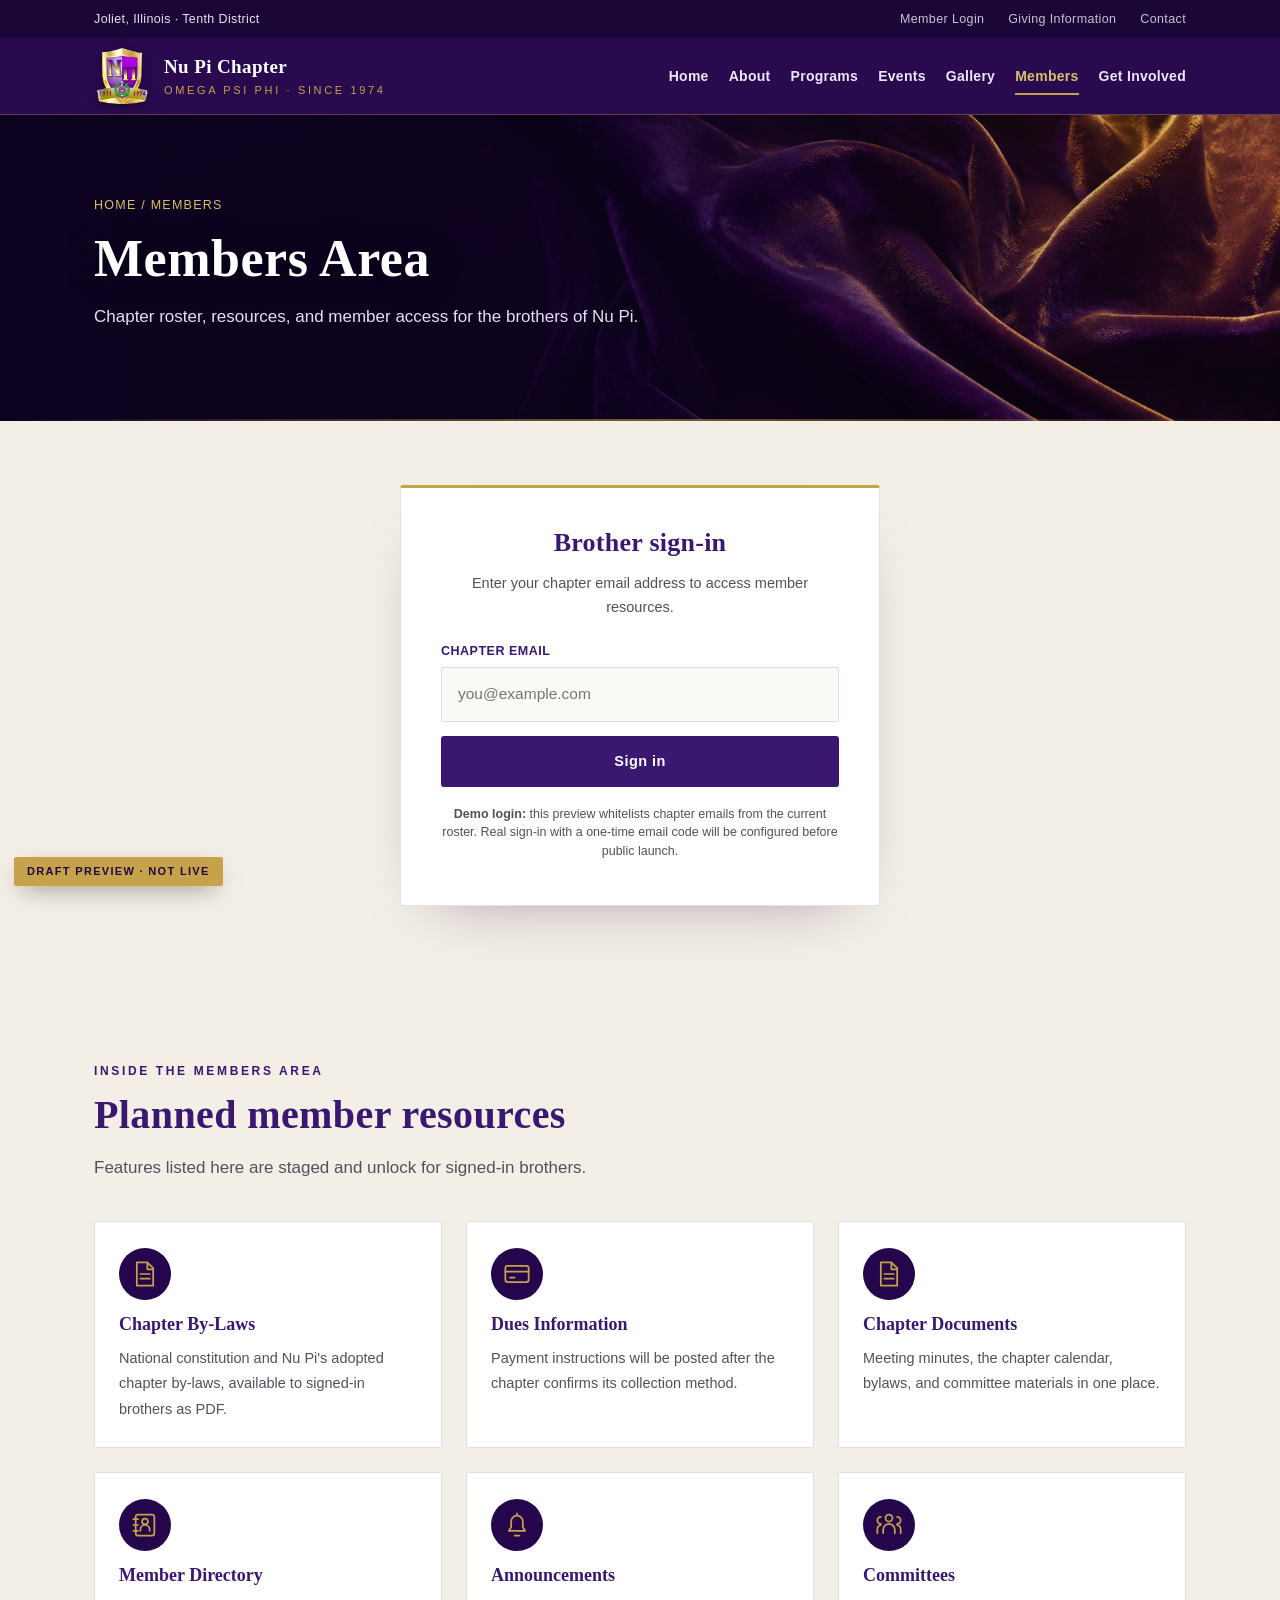
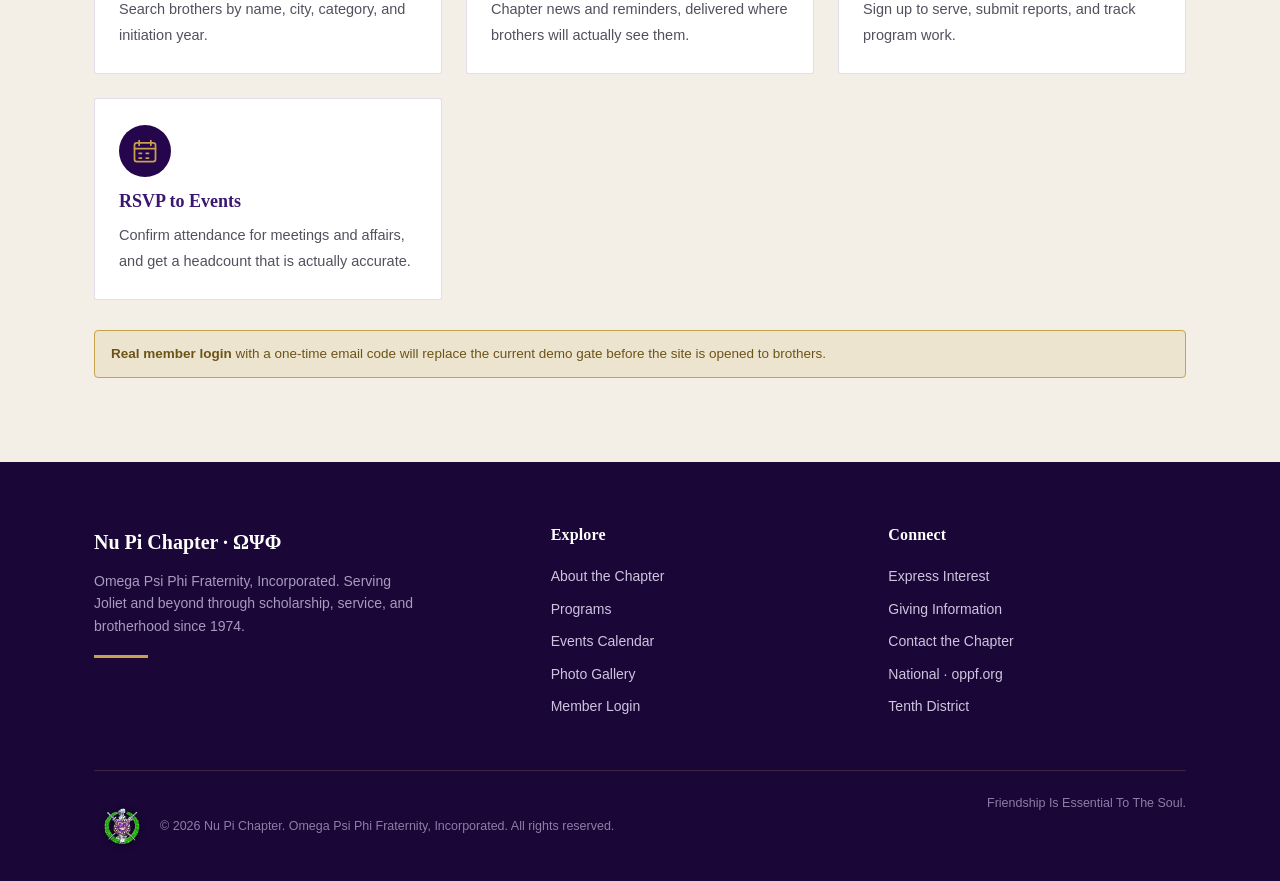
<file: members.html>
<!doctype html>
<html lang="en">
<head>
<meta charset="utf-8">
<meta name="viewport" content="width=device-width, initial-scale=1">
<title>Members | Nu Pi Chapter</title>
<meta name="description" content="Member access information and planned chapter resources for the brothers of Nu Pi Chapter of Omega Psi Phi Fraternity, Incorporated.">
<meta name="robots" content="noindex,nofollow">
<meta property="og:type" content="website">
<meta property="og:site_name" content="Nu Pi Chapter">
<meta property="og:locale" content="en_US">
<meta property="og:image:type" content="image/png">
<meta property="og:title" content="Members | Nu Pi Chapter">
<meta property="og:description" content="Member access information and planned resources for the brothers of Nu Pi Chapter.">
<meta property="og:image" content="ASSET_BASE/nu-pi-velvet-hero-dark-left.png">
<meta property="og:image:alt" content="Royal purple velvet with warm gold light on the right.">
<meta property="og:image:width" content="1672">
<meta property="og:image:height" content="941">
<link rel="stylesheet" href="styles.css">
</head>
<body>
<a class="skip-link" href="#main-content">Skip to main content</a>
<div class="draft">Draft preview · not live</div>

<div class="util"><div class="wrap">
  <div class="u-left">Joliet, Illinois · Tenth District</div>
  <div class="u-right">
    <a href="members.html">Member Login</a>
    <a href="get-involved.html#give">Giving Information</a>
    <a href="get-involved.html#contact">Contact</a>
  </div>
</div></div>

<header class="site"><div class="wrap bar">
  <a class="brand" href="index.html">
    <img class="brand-mark" src="assets/logos/nupi-shield-192.png" alt="Nu Pi Chapter shield" width="56" height="56">
    <span class="txt"><b>Nu Pi Chapter</b><small>Omega Psi Phi &middot; Since 1974</small></span>
  </a>
  <button class="navtoggle" type="button" aria-label="Open menu" aria-controls="primary-nav" aria-expanded="false"><span aria-hidden="true">&#9776;</span></button>
  <nav class="main" id="primary-nav" aria-label="Primary">
    <a href="index.html">Home</a>
    <a href="about.html">About</a>
    <a href="programs.html">Programs</a>
    <a href="events.html">Events</a>
    <a href="gallery.html">Gallery</a>
    <a class="active" aria-current="page" href="members.html">Members</a>
    <a href="get-involved.html">Get Involved</a>
  </nav>
</div></header>

<main id="main-content" tabindex="-1">

<section class="pagehero"><div class="wrap">
  <nav class="crumb" aria-label="Breadcrumb">
    <a href="index.html">Home</a> <span aria-hidden="true"> / </span>
    <span aria-current="page">Members</span>
  </nav>
  <h1>Members Area</h1>
  <p>Chapter roster, resources, and member access for the brothers of Nu Pi.</p>
</div></section>

<!-- Login gate: shown when NOT signed in -->
<section class="login-hero">
  <div class="wrap">
    <div class="login-card">
      <h2>Brother sign-in</h2>
      <p class="login-sub">Enter your chapter email address to access member resources.</p>
      <form id="login-form" onsubmit="return false" novalidate>
        <label for="login-email">Chapter email</label>
        <input id="login-email" type="email" autocomplete="email" placeholder="you@example.com" required>
        <button class="login-btn" type="submit">Sign in</button>
        <div id="login-error" class="login-error" role="alert"></div>
      </form>
      <p class="login-note"><b>Demo login:</b> this preview whitelists chapter emails from the current roster. Real sign-in with a one-time email code will be configured before public launch.</p>
    </div>
  </div>
</section>

<!-- Signed-in gated content -->
<div class="gated">
<section class="block"><div class="wrap">

  <div class="member-header">
    <div class="signed-in">Signed in as <b id="sess-email"></b><span id="sess-badge"></span></div>
    <button class="signout" id="signout-btn" type="button">Sign out</button>
  </div>

  <!-- Chapter Documents (gated) -->
  <div class="kicker-head" style="max-width:820px;margin:0 auto 8px">
    <div class="eyebrow" style="color:#3A1770">Governance</div>
    <h2 style="color:var(--purple);font-size:28px">Chapter Documents <span class="admin-only admin-badge">Admin can add</span></h2>
    <p>The fraternity constitution, chapter by-laws, and other governing documents brothers should be able to reference at any time.</p>
  </div>
  <div class="docs">
    <a class="doc-card" href="https://b0be2c2c-f35c-4c49-84ea-ee8f1bac13e6.filesusr.com/ugd/f3c088_778f974c75e84131b1b3484863c36e66.pdf" target="_blank" rel="noopener">
      <span class="doc-ic"><svg xmlns="http://www.w3.org/2000/svg" viewBox="0 0 24 24" width="22" height="22" fill="none" stroke="#C6A24B" stroke-width="1.5" stroke-linecap="round" stroke-linejoin="round" aria-hidden="true"><path d="M5 2h9l5 5v15H5V2Zm9 0v6h5M8 12h8M8 16h8"/></svg></span>
      <div><b>Fraternity Constitution &amp; Bylaws</b><span>80th Grand Conclave, national document (PDF)</span></div>
    </a>
    <a class="doc-card" href="https://www.nupiques.org/_files/ugd/ca0956_0630efcac1ae407cbec327f88309f219.pdf" target="_blank" rel="noopener">
      <span class="doc-ic"><svg xmlns="http://www.w3.org/2000/svg" viewBox="0 0 24 24" width="22" height="22" fill="none" stroke="#C6A24B" stroke-width="1.5" stroke-linecap="round" stroke-linejoin="round" aria-hidden="true"><path d="M5 2h9l5 5v15H5V2Zm9 0v6h5M8 12h8M8 16h8"/></svg></span>
      <div><b>Nu Pi Chapter By-Laws</b><span>Adopted March 10, 2018 (PDF)</span></div>
    </a>
  </div>

  <!-- Basileus Letter -->
  <div class="kicker-head" style="max-width:820px;margin:48px auto 20px">
    <div class="eyebrow" style="color:#3A1770">From the Basileus</div>
    <h2 style="color:var(--purple);font-size:28px">Chapter Letter <span class="admin-only admin-badge">Admin can edit</span></h2>
  </div>
  <div class="basileus-letter">
    <div class="letter-head">The Challenge (revisited)</div>
    <h3>Every Omega man must accept the challenge</h3>
    <p class="letter-attr">Written by Bro. Basileus Jerome L. Nesbary &middot; Published in The Talented Tenth District Quemunnicator, 2021</p>
    <p>Every generation before us has faced a unique assortment of difficulties. Our forefathers continually persevered with less technology and information than we have at our disposal, yet at this very moment we can and shall learn a lesson or two from how they overcame their particular obstacles.</p>
    <p>In the Spring of 1919 the fraternity published its first edition of the Oracle. During this time founder Dr. Ernest E. Just was continually engaged in his research and many of the members of the fraternity had not had the chance to meet him. The publishing of the very first Oracle would prove to be the perfect opportunity for Dr. Just to address the members of the young fraternity he was so instrumental in creating.</p>
    <p>Dr. Just penned an article which appeared in this Oracle titled "The Challenge." During this time World War I was ending and the Spanish Flu was beginning its two year spread that would leave more than 50 million people dead across the globe. The fraternity had closed the book on the war chapters and the expansion of Omega weighed heavily on the members.</p>
    <p>In the article Dr. Just stated "The world is well nigh hysteria. Under the shock of these last four years, civilization, fresh from the rim of Hell is convulsive; orderly activity is difficult indeed in these hyper-excitable times." Dr. Just paints rather vividly a grim picture of the current times.</p>
    <p>In the next paragraph of the article Dr. Just makes a strong argument for what is needed from the members to overcome these challenges. He states "These times demand clean men, of clear vision, of straight thinking, of unselfish doing. And every Omega man must accept this challenge."</p>
    <p>Over the next seven years between 1919 and 1926 the fraternity experienced a massive expansion. From seven chapters in 1919 to forty seven chapters by 1923. Despite the Spanish Flu, World War I, overt prejudice and racism, economic oppression, the brothers persevered. They did it without revolutionary advancements in medicine, technology, social media, and resources abound.</p>
    <p>Our current challenges will require the same formula that Dr. Ernest E. Just outlined in his article, and just like back then, every Omega man must accept the challenge.</p>
  </div>

  <!-- Meeting Minutes Archive -->
  <div class="kicker-head" style="max-width:820px;margin:48px auto 8px">
    <div class="eyebrow" style="color:#3A1770">Chapter Business</div>
    <h2 style="color:var(--purple);font-size:28px">Meeting Minutes Archive <span class="admin-only admin-badge">Admin can add</span></h2>
    <p>Approved chapter meeting minutes month by month. Files will be linked as they are approved and posted by the Keeper of Records and Seal.</p>
  </div>
  <div class="minutes">
    <div class="month"><b>Dec</b>&#39;21</div>
    <div class="month"><b>Jan</b>&#39;22</div>
    <div class="month"><b>Feb</b>&#39;22</div>
    <div class="month"><b>Mar</b>&#39;22</div>
    <div class="month"><b>Apr</b>&#39;22</div>
    <div class="month"><b>May</b>&#39;22</div>
    <div class="month"><b>Jun</b>&#39;22</div>
    <div class="month"><b>Jul</b>&#39;22</div>
  </div>

  <hr style="border:0;border-top:1px solid var(--line);margin:56px 0 40px">

  <div class="dir-notice"><b>Chapter roster.</b> Search brothers by name, city, email, category, or initiation year. Click a card to view a full profile. <span class="admin-only"><b>Admin view:</b> you can edit any brother&#39;s profile.</span></div>

  <div id="directory-view">
    <div class="dir-controls">
      <div>
        <label for="dir-search">Search</label>
        <input id="dir-search" type="search" placeholder="Name, city, email, or initiation year" autocomplete="off">
      </div>
      <div>
        <label for="dir-cat">Category</label>
        <select id="dir-cat">
          <option value="">All categories</option>
          <option value="good-standing">Good Standing (Life + Financial)</option>
          <option value="Financial">Financial</option>
          <option value="Life Member">Life Member</option>
          <option value="Non-Financial">Non-Financial 🐱</option>
        </select>
      </div>
      <div>
        <label for="dir-sort">Sort</label>
        <select id="dir-sort">
          <option value="last">Last name (A to Z)</option>
          <option value="first">First name (A to Z)</option>
          <option value="init-newest">Newest initiation</option>
          <option value="init-oldest">Oldest initiation</option>
        </select>
      </div>
    </div>
    <p class="dir-count">Showing <b><span id="dir-visible">0</span></b> of <b><span id="dir-total">0</span></b> brothers</p>
    <div id="dir-grid" class="dir-grid" role="list"></div>
    <div id="dir-empty" class="dir-empty" hidden>No brothers match those filters.</div>
  </div>

  <div id="profile-view" hidden>
    <div class="profile" id="profile-content"></div>
  </div>

</div></section>
</div><!-- /gated -->

<section class="block tint"><div class="wrap">
  <div class="kicker-head" style="max-width:760px">
    <div class="eyebrow">Inside the Members Area</div>
    <h2>Planned member resources</h2>
    <p>Features listed here are staged and unlock for signed-in brothers.</p>
  </div>
  <div class="perks">
    <div class="perk"><div class="ic"><svg xmlns="http://www.w3.org/2000/svg" viewBox="0 0 24 24" width="28" height="28" fill="none" stroke="#C6A24B" stroke-width="1.5" stroke-linecap="round" stroke-linejoin="round" aria-hidden="true" focusable="false"><path d="M5 2h9l5 5v15H5V2Zm9 0v6h5M8 12h8M8 16h8"/></svg></div><b>Chapter By-Laws</b><span>National constitution and Nu Pi&#39;s adopted chapter by-laws, available to signed-in brothers as PDF.</span></div>
    <div class="perk"><div class="ic"><svg xmlns="http://www.w3.org/2000/svg" viewBox="0 0 24 24" width="28" height="28" fill="none" stroke="#C6A24B" stroke-width="1.5" stroke-linecap="round" stroke-linejoin="round" aria-hidden="true" focusable="false"><rect x="2" y="5" width="20" height="14" rx="2"/><path d="M2 10h20M6 15h4"/></svg></div><b>Dues Information</b><span>Payment instructions will be posted after the chapter confirms its collection method.</span></div>
    <div class="perk"><div class="ic"><svg xmlns="http://www.w3.org/2000/svg" viewBox="0 0 24 24" width="28" height="28" fill="none" stroke="#C6A24B" stroke-width="1.5" stroke-linecap="round" stroke-linejoin="round" aria-hidden="true" focusable="false"><path d="M5 2h9l5 5v15H5V2Zm9 0v6h5M8 12h8M8 16h8"/></svg></div><b>Chapter Documents</b><span>Meeting minutes, the chapter calendar, bylaws, and committee materials in one place.</span></div>
    <div class="perk"><div class="ic"><svg xmlns="http://www.w3.org/2000/svg" viewBox="0 0 24 24" width="28" height="28" fill="none" stroke="#C6A24B" stroke-width="1.5" stroke-linecap="round" stroke-linejoin="round" aria-hidden="true" focusable="false"><rect x="4" y="3" width="16" height="18" rx="2"/><circle cx="12" cy="9" r="2.5"/><path d="M8 17v-1a4 4 0 0 1 8 0v1M2 7h4M2 12h4M2 17h4"/></svg></div><b>Member Directory</b><span>Search brothers by name, city, category, and initiation year.</span></div>
    <div class="perk"><div class="ic"><svg xmlns="http://www.w3.org/2000/svg" viewBox="0 0 24 24" width="28" height="28" fill="none" stroke="#C6A24B" stroke-width="1.5" stroke-linecap="round" stroke-linejoin="round" aria-hidden="true" focusable="false"><path d="M5 17h14l-2-3V9a5 5 0 0 0-10 0v5l-2 3ZM10 21h4M12 2v2"/></svg></div><b>Announcements</b><span>Chapter news and reminders, delivered where brothers will actually see them.</span></div>
    <div class="perk"><div class="ic"><svg xmlns="http://www.w3.org/2000/svg" viewBox="0 0 24 24" width="28" height="28" fill="none" stroke="#C6A24B" stroke-width="1.5" stroke-linecap="round" stroke-linejoin="round" aria-hidden="true" focusable="false"><circle cx="12" cy="6" r="3"/><path d="M7 19v-3a5 5 0 0 1 10 0v3M5 5a3 3 0 0 0 0 6M19 5a3 3 0 0 1 0 6M2 19v-3a4 4 0 0 1 3-4M22 19v-3a4 4 0 0 0-3-4"/></svg></div><b>Committees</b><span>Sign up to serve, submit reports, and track program work.</span></div>
    <div class="perk"><div class="ic"><svg xmlns="http://www.w3.org/2000/svg" viewBox="0 0 24 24" width="28" height="28" fill="none" stroke="#C6A24B" stroke-width="1.5" stroke-linecap="round" stroke-linejoin="round" aria-hidden="true" focusable="false"><rect x="3" y="5" width="18" height="16" rx="2"/><path d="M7 3v4M17 3v4M3 10h18M7 14h2M13 14h2M7 18h2M13 18h2"/></svg></div><b>RSVP to Events</b><span>Confirm attendance for meetings and affairs, and get a headcount that is actually accurate.</span></div>
  </div>
  <div class="pnote"><b>Real member login</b> with a one-time email code will replace the current demo gate before the site is opened to brothers.</div>
</div></section>

</main>

<footer class="site"><div class="wrap">
  <div class="top">
    <div class="brand-f">
      <b>Nu Pi Chapter &middot; &#937;&#936;&#934;</b>
      <p>Omega Psi Phi Fraternity, Incorporated. Serving Joliet and beyond through scholarship, service, and brotherhood since 1974.</p>
      <hr class="rule">
    </div>
    <nav aria-label="Footer explore">
      <h2>Explore</h2>
      <a href="about.html">About the Chapter</a>
      <a href="programs.html">Programs</a>
      <a href="events.html">Events Calendar</a>
      <a href="gallery.html">Photo Gallery</a>
      <a href="members.html">Member Login</a>
    </nav>
    <nav aria-label="Footer connect">
      <h2>Connect</h2>
      <a href="get-involved.html#interest">Express Interest</a>
      <a href="get-involved.html#give">Giving Information</a>
      <a href="get-involved.html#contact">Contact the Chapter</a>
      <a href="https://oppf.org" target="_blank" rel="noopener">National &middot; oppf.org</a>
      <a href="https://www.10thdomegas.org/">Tenth District</a>
    </nav>
  </div>
  <div class="bottom">
    <span class="omega-copyright"><a href="https://oppf.org" target="_blank" rel="noopener" aria-label="Omega Psi Phi Fraternity, Inc. (opens oppf.org)"><img src="assets/logos/omega-national-200.png" alt="" width="26" height="26" loading="lazy"></a>&copy; 2026 Nu Pi Chapter. Omega Psi Phi Fraternity, Incorporated. All rights reserved.</span>
    <span>Friendship Is Essential To The Soul.</span>
  </div>
</div></footer>

<script type="application/json" id="members-data">
[{"Member Number": "", "Life Member Number": "", "District": "10", "Chapter": "Nu Pi", "First Name": "Elvis", "Last Name": "Adams", "Suffix": "", "Home Phone": "815-254-5766", "Mobile Phone": "815-260-2680", "Email": "que1e1@yahoo.com", "Address 1": "1705 Sierra Highlands Drive", "Address 2": "", "City": "Plainfield", "State": "IL", "Zip": "60544", "Country": "", "Member Type": "Graduate", "Category": "Life Member", "Initiation Date": "1975-10-11", "Initiation Chapter": "Nu Pi", "Expiration Date": "#VALUE!"}, {"Member Number": "", "Life Member Number": "", "District": "10", "Chapter": "Nu Pi", "First Name": "Thomas", "Last Name": "Agnew", "Suffix": "", "Home Phone": "", "Mobile Phone": "3124483758", "Email": "Thomas_agnew3@yahoo.com", "Address 1": "5226 Stoneridge Ct", "Address 2": "", "City": "Matteson", "State": "IL", "Zip": "60443-2269", "Country": "United States", "Member Type": "Graduate", "Category": "Financial", "Initiation Date": "2022-04-16", "Initiation Chapter": "Nu Pi", "Expiration Date": "True"}, {"Member Number": "", "Life Member Number": "", "District": "10", "Chapter": "Nu Pi", "First Name": "James", "Last Name": "Alexander", "Suffix": "", "Home Phone": "", "Mobile Phone": "", "Email": "quabbalist@hotmail.com", "Address 1": "9542 S Clyde Avenue", "Address 2": "", "City": "Chicago", "State": "IL", "Zip": "60617", "Country": "", "Member Type": "Graduate", "Category": "Financial", "Initiation Date": "1999-08-22", "Initiation Chapter": "Nu Pi", "Expiration Date": "True"}, {"Member Number": "", "Life Member Number": "", "District": "10", "Chapter": "Nu Pi", "First Name": "Jaylen", "Last Name": "Anderson", "Suffix": "", "Home Phone": "", "Mobile Phone": "7734251220", "Email": "ajaylen28@gmail.com", "Address 1": "4539 S King Dr", "Address 2": "", "City": "Chicago", "State": "IL", "Zip": "60653-4114", "Country": "United States", "Member Type": "Graduate", "Category": "Financial", "Initiation Date": "2022-04-16", "Initiation Chapter": "Nu Pi", "Expiration Date": "True"}, {"Member Number": "", "Life Member Number": "", "District": "10", "Chapter": "Nu Pi", "First Name": "Terrell", "Last Name": "Anderson", "Suffix": "", "Home Phone": "630 886 7945", "Mobile Phone": "630 886 7945", "Email": "terrell_anderson@sbcglobal.net", "Address 1": "4539 S. King Drive", "Address 2": "", "City": "Chicago", "State": "IL", "Zip": "60653", "Country": "", "Member Type": "Graduate", "Category": "Life Member", "Initiation Date": "1997-05-10", "Initiation Chapter": "Nu Pi", "Expiration Date": "False"}, {"Member Number": "", "Life Member Number": "", "District": "10", "Chapter": "Nu Pi", "First Name": "Vincent", "Last Name": "Avery", "Suffix": "", "Home Phone": "", "Mobile Phone": "", "Email": "", "Address 1": "2832 West 84th Place", "Address 2": "", "City": "Chicago", "State": "IL", "Zip": "60652", "Country": "", "Member Type": "Graduate", "Category": "Financial", "Initiation Date": "2006-03-17", "Initiation Chapter": "Nu Pi", "Expiration Date": "True"}, {"Member Number": "", "Life Member Number": "", "District": "10", "Chapter": "Nu Pi", "First Name": "Clifford", "Last Name": "Bailey", "Suffix": "", "Home Phone": "7089579236", "Mobile Phone": "70828990333", "Email": "cbailey.ref@gmail.com.com", "Address 1": "3923 W. 171st Street", "Address 2": "", "City": "Country Club Hills", "State": "IL", "Zip": "60478", "Country": "", "Member Type": "Graduate", "Category": "Life Member", "Initiation Date": "1975-10-11", "Initiation Chapter": "Nu Pi", "Expiration Date": "#VALUE!"}, {"Member Number": "", "Life Member Number": "", "District": "10", "Chapter": "Nu Pi", "First Name": "Frederick", "Last Name": "Banks", "Suffix": "", "Home Phone": "", "Mobile Phone": "", "Email": "banks1020@sbcglobal.net", "Address 1": "10823 S Peoria St", "Address 2": "", "City": "Chicago", "State": "IL", "Zip": "60643", "Country": "", "Member Type": "Graduate", "Category": "Financial", "Initiation Date": "2010-03-20", "Initiation Chapter": "Nu Pi", "Expiration Date": "True"}, {"Member Number": "", "Life Member Number": "", "District": "10", "Chapter": "Nu Pi", "First Name": "Michael", "Last Name": "Barron", "Suffix": "", "Home Phone": "7738966832", "Mobile Phone": "", "Email": "mchlladue0@gmail.com", "Address 1": "3051 W. Waveland Ave", "Address 2": "Apt-2", "City": "Chicago", "State": "IL", "Zip": "60618", "Country": "United States", "Member Type": "Graduate", "Category": "Financial", "Initiation Date": "1998-04-11", "Initiation Chapter": "Nu Pi", "Expiration Date": "True"}, {"Member Number": "", "Life Member Number": "", "District": "10", "Chapter": "Nu Pi", "First Name": "Kermit", "Last Name": "Blakley", "Suffix": "", "Home Phone": "(708) 526-4321", "Mobile Phone": "(708) 526-4321", "Email": "Blakley33@gmail.com", "Address 1": "2242 S. 21st Ave", "Address 2": "", "City": "Broadview", "State": "", "Zip": "60155", "Country": "", "Member Type": "Graduate", "Category": "Financial", "Initiation Date": "2010-03-20", "Initiation Chapter": "Nu Pi", "Expiration Date": "True"}, {"Member Number": "", "Life Member Number": "", "District": "10", "Chapter": "Nu Pi", "First Name": "Karl", "Last Name": "Blumenberg", "Suffix": "", "Home Phone": "", "Mobile Phone": "", "Email": "", "Address 1": "1060 E. 41st. Apt. 509", "Address 2": "", "City": "Chicago", "State": "IL", "Zip": "60653", "Country": "", "Member Type": "Graduate", "Category": "Life Member", "Initiation Date": "1998-04-11", "Initiation Chapter": "Nu Pi", "Expiration Date": "#VALUE!"}, {"Member Number": "", "Life Member Number": "", "District": "10", "Chapter": "Nu Pi", "First Name": "Delwin", "Last Name": "Bolton", "Suffix": "", "Home Phone": "", "Mobile Phone": "7736770887", "Email": "dbquedog1@aol.com", "Address 1": "8501 S Constance", "Address 2": "", "City": "Chicago", "State": "IL", "Zip": "60617", "Country": "", "Member Type": "Graduate", "Category": "Financial", "Initiation Date": "1980-11-30", "Initiation Chapter": "Pi Eta", "Expiration Date": "True"}, {"Member Number": "", "Life Member Number": "", "District": "10", "Chapter": "Nu Pi", "First Name": "Jason", "Last Name": "Bradford", "Suffix": "", "Home Phone": "", "Mobile Phone": "773-297-0070", "Email": "G2GQUE@GMAIL.COM", "Address 1": "8813 S. Luella", "Address 2": "", "City": "Chicago", "State": "IL", "Zip": "60617", "Country": "", "Member Type": "Graduate", "Category": "Life Member", "Initiation Date": "2007-06-16", "Initiation Chapter": "Nu Pi", "Expiration Date": "#VALUE!"}, {"Member Number": "", "Life Member Number": "", "District": "10", "Chapter": "Nu Pi", "First Name": "Albert", "Last Name": "Brass Jr.", "Suffix": "", "Home Phone": "", "Mobile Phone": "", "Email": "", "Address 1": "1005 Bayhill Lane", "Address 2": "", "City": "Shorewood", "State": "IL", "Zip": "60404", "Country": "", "Member Type": "Graduate", "Category": "Life Member", "Initiation Date": "2009-03-21", "Initiation Chapter": "Nu Pi", "Expiration Date": "#VALUE!"}, {"Member Number": "", "Life Member Number": "", "District": "10", "Chapter": "Nu Pi", "First Name": "Michael", "Last Name": "Brooks", "Suffix": "", "Home Phone": "", "Mobile Phone": "773-858-3979", "Email": "mikebrooks31@hotmail.com", "Address 1": "4555 SOUTH KING DRIVE", "Address 2": "", "City": "Chicago", "State": "IL", "Zip": "60653", "Country": "", "Member Type": "Graduate", "Category": "Life Member", "Initiation Date": "2000-07-15", "Initiation Chapter": "Nu Pi", "Expiration Date": "#VALUE!"}, {"Member Number": "", "Life Member Number": "", "District": "10", "Chapter": "Nu Pi", "First Name": "Millaun", "Last Name": "Brown", "Suffix": "", "Home Phone": "(773) 667-9759", "Mobile Phone": "(773) 936-9759", "Email": "Millaunquedog@hotmail.com", "Address 1": "7343 S. Merrill Ave.", "Address 2": "", "City": "Chicago", "State": "IL", "Zip": "60649", "Country": "", "Member Type": "Graduate", "Category": "Life Member", "Initiation Date": "1997-05-10", "Initiation Chapter": "Nu Pi", "Expiration Date": "#VALUE!"}, {"Member Number": "", "Life Member Number": "", "District": "10", "Chapter": "Nu Pi", "First Name": "Bennie", "Last Name": "Bryant III", "Suffix": "", "Home Phone": "708-372-2527", "Mobile Phone": "(708) 372-2527", "Email": "Officerbenbryant@gmail.com", "Address 1": "1825 Yale Rd", "Address 2": "", "City": "Flossmoor", "State": "IL", "Zip": "60422-1994", "Country": "United States", "Member Type": "Graduate", "Category": "Financial", "Initiation Date": "2007-06-16", "Initiation Chapter": "Nu Pi", "Expiration Date": "True"}, {"Member Number": "", "Life Member Number": "", "District": "10", "Chapter": "Nu Pi", "First Name": "Rodney", "Last Name": "Burkes", "Suffix": "", "Home Phone": "", "Mobile Phone": "8152582186", "Email": "arelque@aol.com", "Address 1": "301 Robin Hill Dr.", "Address 2": "", "City": "Shorewood", "State": "IL", "Zip": "60431", "Country": "", "Member Type": "Graduate", "Category": "Life Member", "Initiation Date": "1976-12-03", "Initiation Chapter": "Tau Theta", "Expiration Date": "#VALUE!"}, {"Member Number": "", "Life Member Number": "", "District": "10", "Chapter": "Nu Pi", "First Name": "Kareem", "Last Name": "Butler", "Suffix": "", "Home Phone": "7082754814", "Mobile Phone": "7082754814", "Email": "kbutle43@depaul.edu", "Address 1": "4244 W 77th St", "Address 2": "Unit 303", "City": "Chicago", "State": "IL", "Zip": "60652", "Country": "United States", "Member Type": "Graduate", "Category": "Financial", "Initiation Date": "2023-04-15", "Initiation Chapter": "Nu Pi", "Expiration Date": "True"}, {"Member Number": "", "Life Member Number": "", "District": "10", "Chapter": "Nu Pi", "First Name": "Brian", "Last Name": "Caywood", "Suffix": "", "Home Phone": "", "Mobile Phone": "630-3014581", "Email": "Briancaywood@yahoo.com", "Address 1": "381 Aaron Lane", "Address 2": "", "City": "Bolingbrook", "State": "IL", "Zip": "60440", "Country": "", "Member Type": "Graduate", "Category": "Financial", "Initiation Date": "2002-10-12", "Initiation Chapter": "Nu Pi", "Expiration Date": "True"}, {"Member Number": "", "Life Member Number": "", "District": "10", "Chapter": "Nu Pi", "First Name": "Bryan", "Last Name": "Chapman", "Suffix": "", "Home Phone": "3124156023", "Mobile Phone": "3124156023", "Email": "cfddocb@gmail.com", "Address 1": "9742 S Ellis", "Address 2": "", "City": "Chicago", "State": "IL", "Zip": "60628", "Country": "United States", "Member Type": "Graduate", "Category": "Financial", "Initiation Date": "2023-04-15", "Initiation Chapter": "Nu Pi", "Expiration Date": "True"}, {"Member Number": "", "Life Member Number": "", "District": "10", "Chapter": "Nu Pi", "First Name": "Danielle", "Last Name": "Cochran", "Suffix": "Ph.D.", "Home Phone": "8152070380", "Mobile Phone": "(815) 207-0380", "Email": "dlcochran81@gmail.com", "Address 1": "1613 Metcalf Ln", "Address 2": "", "City": "Shorewood", "State": "IL", "Zip": "60404-1230", "Country": "United States", "Member Type": "Graduate", "Category": "Life Member", "Initiation Date": "2004-11-07", "Initiation Chapter": "Chi Beta Beta", "Expiration Date": "#VALUE!"}, {"Member Number": "", "Life Member Number": "", "District": "10", "Chapter": "Nu Pi", "First Name": "Joseph", "Last Name": "Coney", "Suffix": "", "Home Phone": "", "Mobile Phone": "7086068449", "Email": "coneyjm27@comcast.net", "Address 1": "551 Hamilton Wood", "Address 2": "", "City": "Homewood", "State": "IL", "Zip": "60430", "Country": "", "Member Type": "Graduate", "Category": "Life Member", "Initiation Date": "2006-03-17", "Initiation Chapter": "Nu Pi", "Expiration Date": "#VALUE!"}, {"Member Number": "", "Life Member Number": "", "District": "10", "Chapter": "Nu Pi", "First Name": "Dwayne", "Last Name": "Crump", "Suffix": "", "Home Phone": "", "Mobile Phone": "(773) 418-5567", "Email": "ecrump@me.com", "Address 1": "5433 S Indiana Ave Apt 1N", "Address 2": "", "City": "Chicago", "State": "IL", "Zip": "60615", "Country": "", "Member Type": "Graduate", "Category": "Life Member", "Initiation Date": "2005-04-30", "Initiation Chapter": "Rho Sigma", "Expiration Date": "#VALUE!"}, {"Member Number": "", "Life Member Number": "", "District": "10", "Chapter": "Nu Pi", "First Name": "Edward", "Last Name": "Daniels", "Suffix": "", "Home Phone": "(773) 521-4112", "Mobile Phone": "", "Email": "", "Address 1": "2119 S Ridgeway", "Address 2": "", "City": "Chicago", "State": "IL", "Zip": "60623", "Country": "", "Member Type": "Graduate", "Category": "Financial", "Initiation Date": "2015-11-07", "Initiation Chapter": "Nu Pi", "Expiration Date": "True"}, {"Member Number": "", "Life Member Number": "", "District": "10", "Chapter": "Nu Pi", "First Name": "Mark", "Last Name": "Davis", "Suffix": "", "Home Phone": "(773) 547-6275", "Mobile Phone": "", "Email": "bscut@sbcglobal.net", "Address 1": "9735 S. Prospect Ave.", "Address 2": "", "City": "Chicago", "State": "IL", "Zip": "60643", "Country": "", "Member Type": "Graduate", "Category": "Financial", "Initiation Date": "2015-11-07", "Initiation Chapter": "Nu Pi", "Expiration Date": "True"}, {"Member Number": "", "Life Member Number": "", "District": "10", "Chapter": "Nu Pi", "First Name": "Rashad", "Last Name": "Davis", "Suffix": "", "Home Phone": "(773) 418-3962", "Mobile Phone": "", "Email": "mrdavis03@gmail.com", "Address 1": "1511 N Parkside Ave", "Address 2": "", "City": "Chicago", "State": "IL", "Zip": "60651-1154", "Country": "United States", "Member Type": "Graduate", "Category": "Life Member", "Initiation Date": "2016-11-19", "Initiation Chapter": "Nu Pi", "Expiration Date": "#VALUE!"}, {"Member Number": "", "Life Member Number": "", "District": "10", "Chapter": "Nu Pi", "First Name": "Clevon", "Last Name": "Davis", "Suffix": "", "Home Phone": "", "Mobile Phone": "(773) 742-2712", "Email": "Olschoolq@yahoo.com", "Address 1": "7918 S Mozart St", "Address 2": "", "City": "Chicago", "State": "IL", "Zip": "60652-1610", "Country": "United States", "Member Type": "Graduate", "Category": "Life Member", "Initiation Date": "1975-12-13", "Initiation Chapter": "Pi Eta", "Expiration Date": "#VALUE!"}, {"Member Number": "", "Life Member Number": "", "District": "10", "Chapter": "Nu Pi", "First Name": "Gregory", "Last Name": "Davis, Sr.", "Suffix": "", "Home Phone": "(708) 343-9067", "Mobile Phone": "(773) 727-2697", "Email": "gjdavis401@yahoo.com", "Address 1": "401 S 15th Ave", "Address 2": "", "City": "Maywood", "State": "IL", "Zip": "60153-1423", "Country": "United States", "Member Type": "Graduate", "Category": "Life Member", "Initiation Date": "1997-05-10", "Initiation Chapter": "Nu Pi", "Expiration Date": "#VALUE!"}, {"Member Number": "", "Life Member Number": "", "District": "10", "Chapter": "Nu Pi", "First Name": "Donald", "Last Name": "Dew", "Suffix": "", "Home Phone": "3128356517", "Mobile Phone": "3128356517", "Email": "dewhsi72@aol.com", "Address 1": "6110 Andres Ave", "Address 2": "", "City": "Tinley Park", "State": "IL", "Zip": "60477-2993", "Country": "United States", "Member Type": "Graduate", "Category": "Life Member", "Initiation Date": "1975-10-11", "Initiation Chapter": "Nu Pi", "Expiration Date": "#VALUE!"}, {"Member Number": "", "Life Member Number": "", "District": "10", "Chapter": "Nu Pi", "First Name": "Ethan", "Last Name": "Edwards", "Suffix": "", "Home Phone": "469-853-9775", "Mobile Phone": "469-853-9775", "Email": "etjaed@gmail.com", "Address 1": "144 Rice Ave", "Address 2": "", "City": "Bellwood", "State": "IL", "Zip": "60104-1239", "Country": "United States", "Member Type": "Graduate", "Category": "Financial", "Initiation Date": "2026-04-11", "Initiation Chapter": "Nu Pi", "Expiration Date": "True"}, {"Member Number": "", "Life Member Number": "", "District": "10", "Chapter": "Nu Pi", "First Name": "Kendall", "Last Name": "Evans", "Suffix": "", "Home Phone": "", "Mobile Phone": "(708) 825-7684", "Email": "kendall.evans.ccspd@gmail.com", "Address 1": "8738 South Indiana Avenue", "Address 2": "", "City": "Chicago", "State": "IL", "Zip": "60619", "Country": "", "Member Type": "Graduate", "Category": "Financial", "Initiation Date": "2006-03-17", "Initiation Chapter": "Nu Pi", "Expiration Date": "True"}, {"Member Number": "", "Life Member Number": "", "District": "10", "Chapter": "Nu Pi", "First Name": "Raymond", "Last Name": "Ewell", "Suffix": "", "Home Phone": "7739718669", "Mobile Phone": "7739718669", "Email": "tonyewell4@gmail.com", "Address 1": "52 W 78th St", "Address 2": "", "City": "Chicago", "State": "IL", "Zip": "60620-1017", "Country": "United States", "Member Type": "Graduate", "Category": "Financial", "Initiation Date": "2000-07-15", "Initiation Chapter": "Nu Pi", "Expiration Date": "True"}, {"Member Number": "", "Life Member Number": "", "District": "10", "Chapter": "Nu Pi", "First Name": "Kevin", "Last Name": "Fleming", "Suffix": "", "Home Phone": "7737081851", "Mobile Phone": "7737081851", "Email": "kevin.caldwell.fleming@gmail.com", "Address 1": "715 E 41st St", "Address 2": "Fl 3", "City": "CHICAGO", "State": "IL", "Zip": "60653", "Country": "United States", "Member Type": "Graduate", "Category": "Financial", "Initiation Date": "2023-04-15", "Initiation Chapter": "Nu Pi", "Expiration Date": "True"}, {"Member Number": "", "Life Member Number": "", "District": "10", "Chapter": "Nu Pi", "First Name": "Kyle", "Last Name": "Fleming", "Suffix": "", "Home Phone": "", "Mobile Phone": "7733268731", "Email": "kfleming773@gmail.com", "Address 1": "4938 S Drexel Blvd", "Address 2": "Apt 107", "City": "Chicago", "State": "IL", "Zip": "60615-2780", "Country": "United States", "Member Type": "Graduate", "Category": "Financial", "Initiation Date": "2026-04-11", "Initiation Chapter": "Nu Pi", "Expiration Date": "True"}, {"Member Number": "", "Life Member Number": "", "District": "10", "Chapter": "Nu Pi", "First Name": "Melvon", "Last Name": "Foster", "Suffix": "", "Home Phone": "", "Mobile Phone": "", "Email": "", "Address 1": "10531 South Oakley", "Address 2": "", "City": "Chicago", "State": "IL", "Zip": "60643", "Country": "", "Member Type": "Graduate", "Category": "Financial", "Initiation Date": "2011-04-16", "Initiation Chapter": "Nu Pi", "Expiration Date": "True"}, {"Member Number": "", "Life Member Number": "", "District": "10", "Chapter": "Nu Pi", "First Name": "Dion", "Last Name": "Gaines", "Suffix": "Sr.", "Home Phone": "", "Mobile Phone": "7737071498", "Email": "digainessr79@gmail.com", "Address 1": "3607 Edward Dr", "Address 2": "", "City": "Crete", "State": "IL", "Zip": "60417-1516", "Country": "United States", "Member Type": "Graduate", "Category": "Financial", "Initiation Date": "2026-04-11", "Initiation Chapter": "Nu Pi", "Expiration Date": "True"}, {"Member Number": "", "Life Member Number": "", "District": "10", "Chapter": "Nu Pi", "First Name": "Ronald", "Last Name": "Gaines, Jr.", "Suffix": "", "Home Phone": "", "Mobile Phone": "", "Email": "Ronald.gainesjr@gmail.com", "Address 1": "10526 S Church", "Address 2": "", "City": "Chicago", "State": "IL", "Zip": "60643", "Country": "", "Member Type": "Graduate", "Category": "Financial", "Initiation Date": "1998-11-14", "Initiation Chapter": "Sigma Sigma", "Expiration Date": "True"}, {"Member Number": "", "Life Member Number": "", "District": "10", "Chapter": "Nu Pi", "First Name": "Melvin", "Last Name": "Graves, Jr.", "Suffix": "", "Home Phone": "", "Mobile Phone": "", "Email": "", "Address 1": "18000 Poplar Lane", "Address 2": "", "City": "Country Club Hills", "State": "IL", "Zip": "60478", "Country": "", "Member Type": "Graduate", "Category": "Life Member", "Initiation Date": "1997-05-10", "Initiation Chapter": "Nu Pi", "Expiration Date": "#VALUE!"}, {"Member Number": "", "Life Member Number": "", "District": "10", "Chapter": "Nu Pi", "First Name": "Rasheem", "Last Name": "Green Sr.", "Suffix": "", "Home Phone": "", "Mobile Phone": "", "Email": "rasheemrgreen@yahoo.com", "Address 1": "1621 E. 70th Street", "Address 2": "#2", "City": "Chicago", "State": "IL", "Zip": "60649", "Country": "", "Member Type": "Graduate", "Category": "Non-Financial", "Initiation Date": "2011-04-16", "Initiation Chapter": "Nu Pi", "Expiration Date": "True"}, {"Member Number": "", "Life Member Number": "", "District": "10", "Chapter": "Nu Pi", "First Name": "Marcus", "Last Name": "Hall", "Suffix": "", "Home Phone": "", "Mobile Phone": "", "Email": "sig_man24@yahoo.com", "Address 1": "11642 S Ada", "Address 2": "", "City": "Chicago", "State": "IL", "Zip": "60643", "Country": "", "Member Type": "Graduate", "Category": "Financial", "Initiation Date": "2010-03-20", "Initiation Chapter": "Nu Pi", "Expiration Date": "True"}, {"Member Number": "", "Life Member Number": "", "District": "10", "Chapter": "Nu Pi", "First Name": "Andre", "Last Name": "Harris", "Suffix": "", "Home Phone": "(630) 248-3023", "Mobile Phone": "", "Email": "handre45@gmail.com", "Address 1": "7130 S. Paxton Ave", "Address 2": "", "City": "Chicago", "State": "IL", "Zip": "60649", "Country": "", "Member Type": "Graduate", "Category": "Financial", "Initiation Date": "2015-11-07", "Initiation Chapter": "Nu Pi", "Expiration Date": "True"}, {"Member Number": "", "Life Member Number": "", "District": "10", "Chapter": "Nu Pi", "First Name": "Devon", "Last Name": "Harris", "Suffix": "", "Home Phone": "", "Mobile Phone": "(773) 383-6706", "Email": "devon298@live.com", "Address 1": "7718 S. Michigan", "Address 2": "", "City": "Chicago", "State": "IL", "Zip": "60619", "Country": "", "Member Type": "Graduate", "Category": "Non-Financial", "Initiation Date": "2015-03-28", "Initiation Chapter": "Epsilon Eta", "Expiration Date": "True"}, {"Member Number": "", "Life Member Number": "", "District": "10", "Chapter": "Nu Pi", "First Name": "Terrell", "Last Name": "Harris", "Suffix": "Sr.", "Home Phone": "", "Mobile Phone": "7084916462", "Email": "terrell3494@yahoo.com", "Address 1": "26081 S Countyfair Dr", "Address 2": "", "City": "Monee", "State": "IL", "Zip": "60449-8781", "Country": "United States", "Member Type": "Graduate", "Category": "Financial", "Initiation Date": "2023-04-15", "Initiation Chapter": "Nu Pi", "Expiration Date": "True"}, {"Member Number": "", "Life Member Number": "", "District": "10", "Chapter": "Nu Pi", "First Name": "Dionis", "Last Name": "Harvey", "Suffix": "", "Home Phone": "7733558299", "Mobile Phone": "7733558299", "Email": "", "Address 1": "10104 S Bensley Ave", "Address 2": "", "City": "Chicago", "State": "IL", "Zip": "60617-5349", "Country": "United States", "Member Type": "Graduate", "Category": "Life Member", "Initiation Date": "2003-11-20", "Initiation Chapter": "Gamma Eta", "Expiration Date": "#VALUE!"}, {"Member Number": "", "Life Member Number": "", "District": "10", "Chapter": "Nu Pi", "First Name": "Michael", "Last Name": "Henderson", "Suffix": "", "Home Phone": "", "Mobile Phone": "(773) 647-9561", "Email": "king1ofkings4u@yahoo.com", "Address 1": "624 West 115th St", "Address 2": "", "City": "Chicago", "State": "", "Zip": "60628", "Country": "", "Member Type": "Graduate", "Category": "Financial", "Initiation Date": "2009-03-21", "Initiation Chapter": "Nu Pi", "Expiration Date": "True"}, {"Member Number": "", "Life Member Number": "", "District": "10", "Chapter": "Nu Pi", "First Name": "Don", "Last Name": "Hoard Jr.", "Suffix": "", "Home Phone": "(773) 629-8347", "Mobile Phone": "(773) 456-0276", "Email": "don.hoard89@gmail.com", "Address 1": "10430 S. Emerald", "Address 2": "", "City": "Chicago", "State": "Illinois", "Zip": "60628", "Country": "", "Member Type": "Graduate", "Category": "Life Member", "Initiation Date": "2010-03-20", "Initiation Chapter": "Nu Pi", "Expiration Date": "#VALUE!"}, {"Member Number": "", "Life Member Number": "", "District": "10", "Chapter": "Nu Pi", "First Name": "DeAnte", "Last Name": "Howard", "Suffix": "", "Home Phone": "3139699719", "Mobile Phone": "3139699719", "Email": "howarddeante@yahoo.com", "Address 1": "20034 Stratford Rd", "Address 2": "", "City": "Detroit", "State": "MI", "Zip": "48221", "Country": "United States", "Member Type": "Graduate", "Category": "Financial", "Initiation Date": "2020-10-29", "Initiation Chapter": "Nu Pi", "Expiration Date": "True"}, {"Member Number": "", "Life Member Number": "", "District": "10", "Chapter": "Nu Pi", "First Name": "Marquise", "Last Name": "Hughes", "Suffix": "", "Home Phone": "(773) 398-5395", "Mobile Phone": "(773) 398-5395", "Email": "marquisehughes44@gmail.com", "Address 1": "3817 W 82nd St", "Address 2": "", "City": "Chicago", "State": "IL", "Zip": "60652", "Country": "", "Member Type": "Graduate", "Category": "Life Member", "Initiation Date": "2015-11-07", "Initiation Chapter": "Nu Pi", "Expiration Date": "#VALUE!"}, {"Member Number": "", "Life Member Number": "", "District": "10", "Chapter": "Nu Pi", "First Name": "DeMarco", "Last Name": "Hughes", "Suffix": "", "Home Phone": "", "Mobile Phone": "3126132727", "Email": "hughes1227@gmail.com", "Address 1": "8749 S Euclid Ave", "Address 2": "", "City": "Chicago", "State": "IL", "Zip": "60617-2906", "Country": "United States", "Member Type": "Graduate", "Category": "Life Member", "Initiation Date": "2020-10-29", "Initiation Chapter": "Nu Pi", "Expiration Date": "False"}, {"Member Number": "", "Life Member Number": "", "District": "10", "Chapter": "Nu Pi", "First Name": "Sevin", "Last Name": "Hughey", "Suffix": "", "Home Phone": "", "Mobile Phone": "", "Email": "", "Address 1": "3054 E. 79th St. (B)", "Address 2": "", "City": "Chicago", "State": "IL", "Zip": "60649", "Country": "", "Member Type": "Graduate", "Category": "Financial", "Initiation Date": "2009-03-21", "Initiation Chapter": "Nu Pi", "Expiration Date": "True"}, {"Member Number": "", "Life Member Number": "", "District": "10", "Chapter": "Nu Pi", "First Name": "Darrin", "Last Name": "Hunter", "Suffix": "", "Home Phone": "", "Mobile Phone": "", "Email": "", "Address 1": "125 W. Washington Street", "Address 2": "2nd Floor", "City": "Oak Park", "State": "IL", "Zip": "60302", "Country": "", "Member Type": "Graduate", "Category": "Financial", "Initiation Date": "1988-05-01", "Initiation Chapter": "Pi Eta", "Expiration Date": "True"}, {"Member Number": "", "Life Member Number": "", "District": "10", "Chapter": "Nu Pi", "First Name": "Tartane", "Last Name": "Hutchinson", "Suffix": "", "Home Phone": "", "Mobile Phone": "", "Email": "tartane00@yahoo.com", "Address 1": "8008 S Washtenaw Ave", "Address 2": "", "City": "Chicago", "State": "IL", "Zip": "60652", "Country": "", "Member Type": "Graduate", "Category": "Financial", "Initiation Date": "2010-03-20", "Initiation Chapter": "Nu Pi", "Expiration Date": "True"}, {"Member Number": "", "Life Member Number": "", "District": "10", "Chapter": "Nu Pi", "First Name": "Kevin", "Last Name": "Iverson", "Suffix": "Sr.", "Home Phone": "", "Mobile Phone": "(773) 412-3015", "Email": "kjis21@gmail.com", "Address 1": "7942 S. Mozart", "Address 2": "", "City": "Chicago", "State": "", "Zip": "60652", "Country": "", "Member Type": "Graduate", "Category": "Financial", "Initiation Date": "2009-03-21", "Initiation Chapter": "Nu Pi", "Expiration Date": "True"}, {"Member Number": "", "Life Member Number": "", "District": "10", "Chapter": "Nu Pi", "First Name": "Kenneth", "Last Name": "Jackson", "Suffix": "", "Home Phone": "", "Mobile Phone": "(312) 307-7201", "Email": "kwjack41@gmail.com", "Address 1": "11209 S. Longwood Dr.", "Address 2": "", "City": "Chicago", "State": "IL", "Zip": "60643", "Country": "", "Member Type": "Graduate", "Category": "Life Member", "Initiation Date": "2015-03-28", "Initiation Chapter": "Epsilon Eta", "Expiration Date": "#VALUE!"}, {"Member Number": "", "Life Member Number": "", "District": "10", "Chapter": "Nu Pi", "First Name": "Jesse", "Last Name": "Jackson Jr.", "Suffix": "", "Home Phone": "", "Mobile Phone": "", "Email": "", "Address 1": "2559 E. 72nd St", "Address 2": "", "City": "Chicago", "State": "IL", "Zip": "60649", "Country": "", "Member Type": "Graduate", "Category": "Financial", "Initiation Date": "2006-03-17", "Initiation Chapter": "Nu Pi", "Expiration Date": "True"}, {"Member Number": "", "Life Member Number": "", "District": "10", "Chapter": "Nu Pi", "First Name": "Pierre", "Last Name": "Johnson", "Suffix": "", "Home Phone": "(773)949-0981", "Mobile Phone": "(773) 949-0981", "Email": "Doctorp23@gmail.com", "Address 1": "4522 S Prairie Ave", "Address 2": "60653", "City": "Chicago", "State": "IL", "Zip": "60653", "Country": "United States", "Member Type": "Graduate", "Category": "Life Member", "Initiation Date": "2001-10-06", "Initiation Chapter": "Rho Phi", "Expiration Date": "#VALUE!"}, {"Member Number": "", "Life Member Number": "", "District": "10", "Chapter": "Nu Pi", "First Name": "Paul", "Last Name": "Johnson, Jr.", "Suffix": "", "Home Phone": "", "Mobile Phone": "7736150999", "Email": "pauljohnson773@yahoo.com", "Address 1": "1885 E. 169th Place", "Address 2": "", "City": "South Holland", "State": "IL", "Zip": "60473", "Country": "", "Member Type": "Graduate", "Category": "Life Member", "Initiation Date": "1997-05-10", "Initiation Chapter": "Nu Pi", "Expiration Date": "#VALUE!"}, {"Member Number": "", "Life Member Number": "", "District": "10", "Chapter": "Nu Pi", "First Name": "Johnny", "Last Name": "Jones Jr.", "Suffix": "", "Home Phone": "", "Mobile Phone": "7737076322", "Email": "jjones_1971@yahoo.com", "Address 1": "4546 S. Ellis Ave 3S", "Address 2": "", "City": "Chicago", "State": "IL", "Zip": "60653", "Country": "", "Member Type": "Graduate", "Category": "Life Member", "Initiation Date": "2009-03-21", "Initiation Chapter": "Nu Pi", "Expiration Date": "#VALUE!"}, {"Member Number": "", "Life Member Number": "", "District": "10", "Chapter": "Nu Pi", "First Name": "David", "Last Name": "Kennerson", "Suffix": "", "Home Phone": "708-705-7398", "Mobile Phone": "708-705-7398", "Email": "djkkennerson@gmail.com", "Address 1": "336", "Address 2": "Manitowac St", "City": "Park Forest", "State": "IL", "Zip": "60466", "Country": "United States", "Member Type": "Graduate", "Category": "Financial", "Initiation Date": "2026-04-11", "Initiation Chapter": "Nu Pi", "Expiration Date": "True"}, {"Member Number": "", "Life Member Number": "", "District": "10", "Chapter": "Nu Pi", "First Name": "Kadesha", "Last Name": "Kirkman", "Suffix": "", "Home Phone": "", "Mobile Phone": "", "Email": "", "Address 1": "17484 Park Lane", "Address 2": "", "City": "Country Club Hills", "State": "IL", "Zip": "60478", "Country": "", "Member Type": "Graduate", "Category": "Financial", "Initiation Date": "2006-03-17", "Initiation Chapter": "Nu Pi", "Expiration Date": "True"}, {"Member Number": "", "Life Member Number": "", "District": "10", "Chapter": "Nu Pi", "First Name": "Isaac", "Last Name": "Lambert", "Suffix": "", "Home Phone": "", "Mobile Phone": "", "Email": "bloodhoundque@gmail.com", "Address 1": "8544 S Drake Ave", "Address 2": "", "City": "Chicago", "State": "", "Zip": "60652", "Country": "", "Member Type": "Graduate", "Category": "Life Member", "Initiation Date": "2010-03-20", "Initiation Chapter": "Nu Pi", "Expiration Date": "#VALUE!"}, {"Member Number": "", "Life Member Number": "", "District": "10", "Chapter": "Nu Pi", "First Name": "Adewale", "Last Name": "Langston Sr.", "Suffix": "M.B.A.", "Home Phone": "(773) 354-7613", "Mobile Phone": "(773) 354-7613", "Email": "dogmaphi1@hotmail.com", "Address 1": "10004 S Hoxie Ave", "Address 2": "", "City": "Chicago", "State": "IL", "Zip": "60617-5325", "Country": "United States", "Member Type": "Graduate", "Category": "Financial", "Initiation Date": "2011-04-16", "Initiation Chapter": "Nu Pi", "Expiration Date": "True"}, {"Member Number": "", "Life Member Number": "", "District": "10", "Chapter": "Nu Pi", "First Name": "Willie", "Last Name": "Lewis", "Suffix": "Jr.", "Home Phone": "(312) 287-6571", "Mobile Phone": "(312) 287-6571", "Email": "williellewis1969@yahoo.com", "Address 1": "7558 S King Dr", "Address 2": "", "City": "Chicago", "State": "IL", "Zip": "60619-2208", "Country": "United States", "Member Type": "Graduate", "Category": "Life Member", "Initiation Date": "1969-11-22", "Initiation Chapter": "Rho Epsilon", "Expiration Date": "#VALUE!"}, {"Member Number": "", "Life Member Number": "", "District": "10", "Chapter": "Nu Pi", "First Name": "Marvin", "Last Name": "Lofton", "Suffix": "", "Home Phone": "", "Mobile Phone": "(312) 714-4933", "Email": "mabnek4@gmail.com", "Address 1": "4347 S Oakenwald", "Address 2": "", "City": "Chicago", "State": "IL", "Zip": "60653", "Country": "", "Member Type": "Graduate", "Category": "Financial", "Initiation Date": "2018-11-10", "Initiation Chapter": "Nu Pi", "Expiration Date": "True"}, {"Member Number": "", "Life Member Number": "", "District": "10", "Chapter": "Nu Pi", "First Name": "Defonda", "Last Name": "Louie", "Suffix": "", "Home Phone": "7737328292", "Mobile Phone": "", "Email": "defondalouie@yahoo.com", "Address 1": "1448 N Lawler", "Address 2": "", "City": "Chicago", "State": "IL", "Zip": "60651", "Country": "", "Member Type": "Graduate", "Category": "Life Member", "Initiation Date": "2015-11-07", "Initiation Chapter": "Nu Pi", "Expiration Date": "#VALUE!"}, {"Member Number": "", "Life Member Number": "", "District": "10", "Chapter": "Nu Pi", "First Name": "Jonathan", "Last Name": "Love", "Suffix": "", "Home Phone": "3129330127", "Mobile Phone": "3129330127", "Email": "jonathanlove37@gmail.com", "Address 1": "6941 S Crandon Ave", "Address 2": "", "City": "Chicago", "State": "IL", "Zip": "60649-1715", "Country": "United States", "Member Type": "Graduate", "Category": "Financial", "Initiation Date": "2020-10-29", "Initiation Chapter": "Alpha Omega", "Expiration Date": "True"}, {"Member Number": "", "Life Member Number": "", "District": "10", "Chapter": "Nu Pi", "First Name": "Walter", "Last Name": "Lyons", "Suffix": "", "Home Phone": "240-888-5493", "Mobile Phone": "240-888-5493", "Email": "DepaulGrad98@gmail.com", "Address 1": "525 W Stratford Pl", "Address 2": "Apt 579", "City": "Chicago", "State": "IL", "Zip": "60657-2610", "Country": "United States", "Member Type": "Graduate", "Category": "Non-Financial", "Initiation Date": "2023-04-15", "Initiation Chapter": "Nu Pi", "Expiration Date": "True"}, {"Member Number": "", "Life Member Number": "", "District": "10", "Chapter": "Nu Pi", "First Name": "Michael", "Last Name": "Lyttle", "Suffix": "", "Home Phone": "", "Mobile Phone": "708-769-9032", "Email": "dr_m_lyttle@yahoo.com", "Address 1": "358 Brighton Ln", "Address 2": "", "City": "Crete", "State": "IL", "Zip": "60417-1950", "Country": "United States", "Member Type": "Graduate", "Category": "Financial", "Initiation Date": "1996-06-29", "Initiation Chapter": "Nu Pi", "Expiration Date": "True"}, {"Member Number": "", "Life Member Number": "", "District": "10", "Chapter": "Nu Pi", "First Name": "Mario", "Last Name": "Mahone", "Suffix": "", "Home Phone": "", "Mobile Phone": "3122067000", "Email": "mariomahome@hotmail.com", "Address 1": "4937 S. Vincennes Ave.", "Address 2": "Unit 1S", "City": "Chicago", "State": "IL", "Zip": "60615", "Country": "", "Member Type": "Graduate", "Category": "Financial", "Initiation Date": "2004-06-26", "Initiation Chapter": "Nu Pi", "Expiration Date": "True"}, {"Member Number": "", "Life Member Number": "", "District": "10", "Chapter": "Nu Pi", "First Name": "Jeryl", "Last Name": "Major", "Suffix": "", "Home Phone": "", "Mobile Phone": "(773) 957-4528", "Email": "Jerylmajor@gmail.com", "Address 1": "2291 185th Place", "Address 2": "", "City": "Lansing", "State": "IL", "Zip": "60438", "Country": "", "Member Type": "Graduate", "Category": "Non-Financial", "Initiation Date": "2004-06-26", "Initiation Chapter": "Nu Pi", "Expiration Date": "True"}, {"Member Number": "", "Life Member Number": "", "District": "10", "Chapter": "Nu Pi", "First Name": "Alfred", "Last Name": "Manigo", "Suffix": "", "Home Phone": "", "Mobile Phone": "(815) 981-0879", "Email": "acmanigo@yahoo.com", "Address 1": "17119 Wentworth Ave", "Address 2": "", "City": "Lansing", "State": "IL", "Zip": "60438-1476", "Country": "United States", "Member Type": "Graduate", "Category": "Non-Financial", "Initiation Date": "2013-03-30", "Initiation Chapter": "Nu Pi", "Expiration Date": "True"}, {"Member Number": "", "Life Member Number": "", "District": "10", "Chapter": "Nu Pi", "First Name": "Anthony", "Last Name": "Mason", "Suffix": "", "Home Phone": "", "Mobile Phone": "", "Email": "", "Address 1": "341 Hans Brinker Dr.", "Address 2": "", "City": "Peotone", "State": "IL", "Zip": "60468", "Country": "", "Member Type": "Graduate", "Category": "Non-Financial", "Initiation Date": "2009-03-21", "Initiation Chapter": "Nu Pi", "Expiration Date": "True"}, {"Member Number": "", "Life Member Number": "", "District": "10", "Chapter": "Nu Pi", "First Name": "Elijah", "Last Name": "Maxey Jr.", "Suffix": "", "Home Phone": "", "Mobile Phone": "", "Email": "", "Address 1": "500 Cedar Ridge Ln. 302", "Address 2": "", "City": "Richton Park", "State": "IL", "Zip": "60471", "Country": "", "Member Type": "Graduate", "Category": "Financial", "Initiation Date": "2009-03-21", "Initiation Chapter": "Nu Pi", "Expiration Date": "True"}, {"Member Number": "", "Life Member Number": "", "District": "10", "Chapter": "Nu Pi", "First Name": "Carl", "Last Name": "Mayes Jr.", "Suffix": "", "Home Phone": "3125055970", "Mobile Phone": "(312) 505-5970", "Email": "carlmayes@hotmail.com", "Address 1": "6412 S Francisco Ave", "Address 2": "", "City": "Chicago", "State": "IL", "Zip": "60629-2840", "Country": "United States", "Member Type": "Graduate", "Category": "Life Member", "Initiation Date": "1999-08-22", "Initiation Chapter": "Nu Pi", "Expiration Date": "#VALUE!"}, {"Member Number": "", "Life Member Number": "", "District": "10", "Chapter": "Nu Pi", "First Name": "Eugene", "Last Name": "Mc Daniel", "Suffix": "", "Home Phone": "", "Mobile Phone": "815-217-5045", "Email": "mcdanieleugene34@gmail.com", "Address 1": "27 W. Virginia St. #228", "Address 2": "", "City": "Winfield", "State": "IL", "Zip": "60190", "Country": "", "Member Type": "Graduate", "Category": "Financial", "Initiation Date": "1976-06-26", "Initiation Chapter": "Nu Pi", "Expiration Date": "True"}, {"Member Number": "", "Life Member Number": "", "District": "10", "Chapter": "Nu Pi", "First Name": "Earl", "Last Name": "McKay", "Suffix": "", "Home Phone": "(773) 490-5607", "Mobile Phone": "", "Email": "Earlmc96@gmail.com", "Address 1": "10809 Lacrosse", "Address 2": "", "City": "Oak Lawn", "State": "IL", "Zip": "60453", "Country": "", "Member Type": "Graduate", "Category": "Financial", "Initiation Date": "2015-11-07", "Initiation Chapter": "Nu Pi", "Expiration Date": "True"}, {"Member Number": "", "Life Member Number": "", "District": "10", "Chapter": "Nu Pi", "First Name": "Richard", "Last Name": "Mohorn", "Suffix": "", "Home Phone": "", "Mobile Phone": "", "Email": "", "Address 1": "16059 Hometown Drive", "Address 2": "", "City": "Plainfield", "State": "IL", "Zip": "60586", "Country": "", "Member Type": "Graduate", "Category": "Financial", "Initiation Date": "1980-11-13", "Initiation Chapter": "Sigma Sigma", "Expiration Date": "True"}, {"Member Number": "", "Life Member Number": "", "District": "10", "Chapter": "Nu Pi", "First Name": "Carnot", "Last Name": "Montout", "Suffix": "Jr.", "Home Phone": "", "Mobile Phone": "7862826362", "Email": "cmontoutjr@gmail.com", "Address 1": "7601 S Oglesby Ave", "Address 2": "", "City": "Chicago", "State": "IL", "Zip": "60649-4120", "Country": "United States", "Member Type": "Graduate", "Category": "Financial", "Initiation Date": "2026-04-11", "Initiation Chapter": "Nu Pi", "Expiration Date": "True"}, {"Member Number": "", "Life Member Number": "", "District": "10", "Chapter": "Nu Pi", "First Name": "Corey", "Last Name": "Morrison", "Suffix": "Ed.D.", "Home Phone": "216-544-2635", "Mobile Phone": "216-544-2635", "Email": "morrison.c311@gmail.com", "Address 1": "3608 S Ellis Ave", "Address 2": "Apt 3N", "City": "Chicago", "State": "IL", "Zip": "60653-1510", "Country": "United States", "Member Type": "Graduate", "Category": "Financial", "Initiation Date": "2026-04-11", "Initiation Chapter": "Nu Pi", "Expiration Date": "True"}, {"Member Number": "", "Life Member Number": "", "District": "10", "Chapter": "Nu Pi", "First Name": "Gerald", "Last Name": "Morrow", "Suffix": "", "Home Phone": "773-593-5428", "Mobile Phone": "773-593-5428", "Email": "gjmorrow86@gmail.com", "Address 1": "18907 Cypress", "Address 2": "", "City": "Country Club Hills", "State": "IL", "Zip": "60478", "Country": "United States", "Member Type": "Graduate", "Category": "Financial", "Initiation Date": "2026-04-11", "Initiation Chapter": "Nu Pi", "Expiration Date": "True"}, {"Member Number": "", "Life Member Number": "", "District": "10", "Chapter": "Nu Pi", "First Name": "Jerome", "Last Name": "Nesbary", "Suffix": "", "Home Phone": "(773) 208-6736", "Mobile Phone": "(773) 208-6736", "Email": "Jnesbary@gmail.com", "Address 1": "9349 S. Kingston Ave", "Address 2": "", "City": "Chicago", "State": "IL", "Zip": "60617", "Country": "", "Member Type": "Graduate", "Category": "Financial", "Initiation Date": "2015-11-07", "Initiation Chapter": "Nu Pi", "Expiration Date": "True"}, {"Member Number": "", "Life Member Number": "", "District": "10", "Chapter": "Nu Pi", "First Name": "Brandon", "Last Name": "Noland", "Suffix": "", "Home Phone": "8723335860", "Mobile Phone": "8723335860", "Email": "Noland.Brandon@yahoo.com", "Address 1": "8240 S. Paulina", "Address 2": "Apt 1", "City": "Chicago", "State": "IL", "Zip": "60620", "Country": "United States", "Member Type": "Graduate", "Category": "Financial", "Initiation Date": "2020-10-29", "Initiation Chapter": "Nu Pi", "Expiration Date": "True"}, {"Member Number": "", "Life Member Number": "", "District": "10", "Chapter": "Nu Pi", "First Name": "Marvin", "Last Name": "Nolden", "Suffix": "", "Home Phone": "", "Mobile Phone": "", "Email": "Marvinnolden@yahoo.com", "Address 1": "8045 South California", "Address 2": "", "City": "Chicago", "State": "IL", "Zip": "60652", "Country": "", "Member Type": "Graduate", "Category": "Life Member", "Initiation Date": "1976-03-12", "Initiation Chapter": "Pi Sigma", "Expiration Date": "#VALUE!"}, {"Member Number": "", "Life Member Number": "", "District": "10", "Chapter": "Nu Pi", "First Name": "DMarco", "Last Name": "Osborne", "Suffix": "", "Home Phone": "", "Mobile Phone": "7088971387", "Email": "dmarco.osborne@live.com", "Address 1": "58 E 162nd Pl", "Address 2": "", "City": "South Holland", "State": "IL", "Zip": "60473-2103", "Country": "United States", "Member Type": "Graduate", "Category": "Financial", "Initiation Date": "2026-04-11", "Initiation Chapter": "Nu Pi", "Expiration Date": "True"}, {"Member Number": "", "Life Member Number": "", "District": "10", "Chapter": "Nu Pi", "First Name": "William", "Last Name": "Owens", "Suffix": "", "Home Phone": "", "Mobile Phone": "(708) 567-4435", "Email": "william-owensjr@live.com", "Address 1": "9306 Raven Place", "Address 2": "", "City": "Tinley Park", "State": "IL", "Zip": "60487", "Country": "", "Member Type": "Graduate", "Category": "Life Member", "Initiation Date": "2002-10-12", "Initiation Chapter": "Nu Pi", "Expiration Date": "#VALUE!"}, {"Member Number": "", "Life Member Number": "", "District": "10", "Chapter": "Nu Pi", "First Name": "Monte", "Last Name": "Patrick Jr.", "Suffix": "", "Home Phone": "", "Mobile Phone": "", "Email": "", "Address 1": "1153 E. Hyde Park Blvd", "Address 2": "", "City": "Chicago", "State": "IL", "Zip": "60615", "Country": "", "Member Type": "Graduate", "Category": "Financial", "Initiation Date": "2006-03-17", "Initiation Chapter": "Nu Pi", "Expiration Date": "True"}, {"Member Number": "", "Life Member Number": "", "District": "10", "Chapter": "Nu Pi", "First Name": "Derrick", "Last Name": "Patterson", "Suffix": "", "Home Phone": "", "Mobile Phone": "3123992253", "Email": "dpd4429@gmail.com", "Address 1": "8201 S Sangamon", "Address 2": "", "City": "Chicago", "State": "IL", "Zip": "60620", "Country": "", "Member Type": "Graduate", "Category": "Financial", "Initiation Date": "2011-04-16", "Initiation Chapter": "Nu Pi", "Expiration Date": "True"}, {"Member Number": "", "Life Member Number": "", "District": "10", "Chapter": "Nu Pi", "First Name": "Alexander", "Last Name": "Peacock", "Suffix": "Sr.", "Home Phone": "", "Mobile Phone": "708-359-2450", "Email": "alexpeacock54@gmail.com", "Address 1": "9332 S Green St", "Address 2": "", "City": "Chicago", "State": "IL", "Zip": "60620-2712", "Country": "United States", "Member Type": "Graduate", "Category": "Financial", "Initiation Date": "2023-04-15", "Initiation Chapter": "Nu Pi", "Expiration Date": "True"}, {"Member Number": "", "Life Member Number": "", "District": "10", "Chapter": "Nu Pi", "First Name": "Michael", "Last Name": "Penn", "Suffix": "", "Home Phone": "770-755-8244", "Mobile Phone": "770-755-8244", "Email": "michaelpenn@hotmail.com", "Address 1": "6455 Clearwood Dr.", "Address 2": "", "City": "Brownsburg", "State": "Indiana", "Zip": "46112", "Country": "", "Member Type": "Graduate", "Category": "Life Member", "Initiation Date": "2010-03-20", "Initiation Chapter": "Nu Pi", "Expiration Date": "#VALUE!"}, {"Member Number": "", "Life Member Number": "", "District": "10", "Chapter": "Nu Pi", "First Name": "Sidney", "Last Name": "Pennix", "Suffix": "", "Home Phone": "", "Mobile Phone": "", "Email": "sidney.pennix@gmail.com", "Address 1": "9921 S Winchester Ave", "Address 2": "", "City": "Chicago", "State": "IL", "Zip": "60643-1807", "Country": "United States", "Member Type": "Graduate", "Category": "Life Member", "Initiation Date": "1999-08-22", "Initiation Chapter": "Nu Pi", "Expiration Date": "#VALUE!"}, {"Member Number": "", "Life Member Number": "", "District": "10", "Chapter": "Nu Pi", "First Name": "Maurice", "Last Name": "Pinkney", "Suffix": "", "Home Phone": "", "Mobile Phone": "", "Email": "", "Address 1": "1117 E. Hyde Park Blvd # 2E", "Address 2": "", "City": "Chicago", "State": "IL", "Zip": "60615", "Country": "", "Member Type": "Graduate", "Category": "Financial", "Initiation Date": "2002-10-12", "Initiation Chapter": "Nu Pi", "Expiration Date": "True"}, {"Member Number": "", "Life Member Number": "", "District": "10", "Chapter": "Nu Pi", "First Name": "Lewis", "Last Name": "Price", "Suffix": "", "Home Phone": "", "Mobile Phone": "3128575271", "Email": "bernie.price1911@gmail.com", "Address 1": "222 S Oak Park Ave", "Address 2": "Apt 3", "City": "Oak Park", "State": "IL", "Zip": "60302-3243", "Country": "United States", "Member Type": "Graduate", "Category": "Financial", "Initiation Date": "2007-06-16", "Initiation Chapter": "Nu Pi", "Expiration Date": "True"}, {"Member Number": "", "Life Member Number": "", "District": "10", "Chapter": "Nu Pi", "First Name": "DeLeon", "Last Name": "Rainey", "Suffix": "", "Home Phone": "773 660 8923", "Mobile Phone": "773 557 9353", "Email": "Netoleison@yahoo.com", "Address 1": "238 W 111th Place", "Address 2": "", "City": "Chicago", "State": "IL", "Zip": "60628", "Country": "", "Member Type": "Graduate", "Category": "Life Member", "Initiation Date": "2000-07-15", "Initiation Chapter": "Nu Pi", "Expiration Date": "#VALUE!"}, {"Member Number": "", "Life Member Number": "", "District": "10", "Chapter": "Nu Pi", "First Name": "Shaun", "Last Name": "Reed", "Suffix": "", "Home Phone": "(708) 799-1430", "Mobile Phone": "(773) 562-2618", "Email": "dcbound2002@gmail.com", "Address 1": "18311 Carpenter St", "Address 2": "", "City": "Homewood", "State": "IL", "Zip": "60430", "Country": "", "Member Type": "Graduate", "Category": "Financial", "Initiation Date": "2002-10-12", "Initiation Chapter": "Nu Pi", "Expiration Date": "True"}, {"Member Number": "", "Life Member Number": "", "District": "10", "Chapter": "Nu Pi", "First Name": "Anthony", "Last Name": "Richardson", "Suffix": "", "Home Phone": "", "Mobile Phone": "(773) 519-9293", "Email": "Trainque11@comcast.net", "Address 1": "8038 S. Sacramento Ave", "Address 2": "", "City": "Chicago", "State": "Illinois", "Zip": "60652", "Country": "", "Member Type": "Graduate", "Category": "Life Member", "Initiation Date": "2002-10-12", "Initiation Chapter": "Nu Pi", "Expiration Date": "#VALUE!"}, {"Member Number": "", "Life Member Number": "", "District": "10", "Chapter": "Nu Pi", "First Name": "Joshua", "Last Name": "Roberson", "Suffix": "", "Home Phone": "", "Mobile Phone": "(312) 287-0070", "Email": "jayarroberson@gmail.com", "Address 1": "1334 W. 98th St", "Address 2": "", "City": "Chicago", "State": "IL", "Zip": "60643", "Country": "", "Member Type": "Graduate", "Category": "Life Member", "Initiation Date": "2006-03-17", "Initiation Chapter": "Nu Pi", "Expiration Date": "#VALUE!"}, {"Member Number": "", "Life Member Number": "", "District": "10", "Chapter": "Nu Pi", "First Name": "Pasquell", "Last Name": "Robinson", "Suffix": "", "Home Phone": "", "Mobile Phone": "", "Email": "PASQUELLROBINSON@SBCGLOBAL.NET", "Address 1": "6425 S. Greenwood Ave", "Address 2": "", "City": "Chicago", "State": "IL", "Zip": "60637", "Country": "", "Member Type": "Graduate", "Category": "Life Member", "Initiation Date": "2006-03-17", "Initiation Chapter": "Nu Pi", "Expiration Date": "#VALUE!"}, {"Member Number": "", "Life Member Number": "", "District": "10", "Chapter": "Nu Pi", "First Name": "Anthony", "Last Name": "Robinson", "Suffix": "", "Home Phone": "7737192800", "Mobile Phone": "", "Email": "Sirbuck@sbcglobal.net", "Address 1": "10945 S Lowe Ave", "Address 2": "", "City": "Chicago", "State": "IL", "Zip": "60628-3129", "Country": "United States", "Member Type": "Graduate", "Category": "Life Member", "Initiation Date": "2013-03-30", "Initiation Chapter": "Nu Pi", "Expiration Date": "#VALUE!"}, {"Member Number": "", "Life Member Number": "", "District": "10", "Chapter": "Nu Pi", "First Name": "Reese", "Last Name": "Robinson", "Suffix": "", "Home Phone": "7739849684", "Mobile Phone": "7739849684", "Email": "reesecrobinson1@gmail.com", "Address 1": "2801 S King Dr", "Address 2": "Apt 1609", "City": "Chicago", "State": "IL", "Zip": "60616-2989", "Country": "United States", "Member Type": "Graduate", "Category": "Financial", "Initiation Date": "2022-04-16", "Initiation Chapter": "Nu Pi", "Expiration Date": "True"}, {"Member Number": "", "Life Member Number": "", "District": "10", "Chapter": "Nu Pi", "First Name": "SHAUNDALE", "Last Name": "ROBINSON", "Suffix": "", "Home Phone": "7082751329", "Mobile Phone": "7082751329", "Email": "sqdrobinson@gmail.com", "Address 1": "15630 Clyde Ave", "Address 2": "", "City": "South Holland", "State": "IL", "Zip": "60473-1917", "Country": "United States", "Member Type": "Graduate", "Category": "Financial", "Initiation Date": "2026-04-11", "Initiation Chapter": "Nu Pi", "Expiration Date": "True"}, {"Member Number": "", "Life Member Number": "", "District": "10", "Chapter": "Nu Pi", "First Name": "Roderick", "Last Name": "Robinson", "Suffix": "", "Home Phone": "7738173782", "Mobile Phone": "(773) 817-3782", "Email": "Rodrobinson08@aol.com", "Address 1": "455 E Waterside Dr", "Address 2": "Unit 2906", "City": "Chicago", "State": "IL", "Zip": "60601-0020", "Country": "United States", "Member Type": "Graduate", "Category": "Life Member", "Initiation Date": "2009-03-21", "Initiation Chapter": "Nu Pi", "Expiration Date": "False"}, {"Member Number": "", "Life Member Number": "", "District": "10", "Chapter": "Nu Pi", "First Name": "Richard", "Last Name": "Rodriguez", "Suffix": "", "Home Phone": "(312) 909-3530", "Mobile Phone": "", "Email": "rm_rod30@hotmail.com", "Address 1": "11218 S. Hale Ave", "Address 2": "", "City": "Chicago", "State": "IL", "Zip": "60643", "Country": "", "Member Type": "Graduate", "Category": "Financial", "Initiation Date": "2016-11-19", "Initiation Chapter": "Nu Pi", "Expiration Date": "True"}, {"Member Number": "", "Life Member Number": "", "District": "10", "Chapter": "Nu Pi", "First Name": "Timothy", "Last Name": "Rubens", "Suffix": "", "Home Phone": "", "Mobile Phone": "", "Email": "timothymrubens@yahoo.com", "Address 1": "4123 W. 127th Street Apt 6", "Address 2": "", "City": "Alsip", "State": "IL", "Zip": "60803", "Country": "", "Member Type": "Graduate", "Category": "Life Member", "Initiation Date": "1996-06-29", "Initiation Chapter": "Nu Pi", "Expiration Date": "#VALUE!"}, {"Member Number": "", "Life Member Number": "", "District": "10", "Chapter": "Nu Pi", "First Name": "Jabari", "Last Name": "Saunders", "Suffix": "", "Home Phone": "3126185050", "Mobile Phone": "3126185050", "Email": "Jabari.saunders@gmail.com", "Address 1": "7819 Northwoods Dr", "Address 2": "", "City": "Frankfort", "State": "IL", "Zip": "60423-9123", "Country": "United States", "Member Type": "Graduate", "Category": "Life Member", "Initiation Date": "2020-10-29", "Initiation Chapter": "Nu Pi", "Expiration Date": "#VALUE!"}, {"Member Number": "", "Life Member Number": "", "District": "10", "Chapter": "Nu Pi", "First Name": "Christopher", "Last Name": "Scott", "Suffix": "", "Home Phone": "", "Mobile Phone": "7735639054", "Email": "Christopherlscott4556@gmail.com", "Address 1": "2723 W 18th Street", "Address 2": "", "City": "Chicago", "State": "IL", "Zip": "60608", "Country": "United States", "Member Type": "Graduate", "Category": "Financial", "Initiation Date": "2026-04-11", "Initiation Chapter": "Nu Pi", "Expiration Date": "True"}, {"Member Number": "", "Life Member Number": "", "District": "10", "Chapter": "Nu Pi", "First Name": "Wilbur", "Last Name": "Scott II", "Suffix": "", "Home Phone": "", "Mobile Phone": "", "Email": "", "Address 1": "9722 South LaSalle", "Address 2": "", "City": "Chicago", "State": "IL", "Zip": "60628", "Country": "", "Member Type": "Graduate", "Category": "Financial", "Initiation Date": "2011-04-16", "Initiation Chapter": "Nu Pi", "Expiration Date": "True"}, {"Member Number": "", "Life Member Number": "", "District": "10", "Chapter": "Nu Pi", "First Name": "Robert", "Last Name": "Siler Jr.", "Suffix": "", "Home Phone": "7738605385", "Mobile Phone": "", "Email": "robert.siler2@gmail.com", "Address 1": "8223 S. Morgan Street", "Address 2": "", "City": "Chicago", "State": "IL", "Zip": "60620", "Country": "", "Member Type": "Graduate", "Category": "Financial", "Initiation Date": "2011-04-16", "Initiation Chapter": "Nu Pi", "Expiration Date": "True"}, {"Member Number": "", "Life Member Number": "", "District": "10", "Chapter": "Nu Pi", "First Name": "Ivan", "Last Name": "Simmons", "Suffix": "", "Home Phone": "773-512-0646", "Mobile Phone": "773-512-0646", "Email": "i.simmons843@gmail.com", "Address 1": "4746 S. Champlain Ave", "Address 2": "", "City": "Chicago", "State": "IL", "Zip": "60615", "Country": "", "Member Type": "Graduate", "Category": "Financial", "Initiation Date": "2013-03-30", "Initiation Chapter": "Nu Pi", "Expiration Date": "True"}, {"Member Number": "", "Life Member Number": "", "District": "10", "Chapter": "Nu Pi", "First Name": "Bobby", "Last Name": "Simmons Jr", "Suffix": "", "Home Phone": "", "Mobile Phone": "(210) 872-3269", "Email": "Mr.simmons@icloud.com", "Address 1": "2201 West Walnut", "Address 2": "", "City": "Chicago", "State": "IL", "Zip": "60612", "Country": "", "Member Type": "Graduate", "Category": "Financial", "Initiation Date": "2018-11-10", "Initiation Chapter": "Nu Pi", "Expiration Date": "True"}, {"Member Number": "", "Life Member Number": "", "District": "10", "Chapter": "Nu Pi", "First Name": "Damond", "Last Name": "Singleton", "Suffix": "", "Home Phone": "", "Mobile Phone": "8478672666", "Email": "damondsingleton@yahoo.com", "Address 1": "349 E 43rd St", "Address 2": "", "City": "Chicago", "State": "IL", "Zip": "60653-3312", "Country": "United States", "Member Type": "Graduate", "Category": "Financial", "Initiation Date": "2009-03-21", "Initiation Chapter": "Nu Pi", "Expiration Date": "True"}, {"Member Number": "", "Life Member Number": "", "District": "10", "Chapter": "Nu Pi", "First Name": "Ronald", "Last Name": "Smith", "Suffix": "Jr.", "Home Phone": "", "Mobile Phone": "(773) 339-4663", "Email": "Sgtronsmithjr@gmail.com", "Address 1": "2707 W. Maypole", "Address 2": "", "City": "Chicago", "State": "IL", "Zip": "60612", "Country": "", "Member Type": "Graduate", "Category": "Life Member", "Initiation Date": "1988-05-01", "Initiation Chapter": "Pi Eta", "Expiration Date": "#VALUE!"}, {"Member Number": "", "Life Member Number": "", "District": "10", "Chapter": "Nu Pi", "First Name": "Terry", "Last Name": "Smith", "Suffix": "Jr.", "Home Phone": "", "Mobile Phone": "7735404147", "Email": "smiterryjr@gmail.com", "Address 1": "9225 S Prairie Ave", "Address 2": "", "City": "Chicago", "State": "IL", "Zip": "60619-7330", "Country": "United States", "Member Type": "Graduate", "Category": "Financial", "Initiation Date": "2023-04-15", "Initiation Chapter": "Nu Pi", "Expiration Date": "True"}, {"Member Number": "", "Life Member Number": "", "District": "10", "Chapter": "Nu Pi", "First Name": "Darrell", "Last Name": "Spencer", "Suffix": "", "Home Phone": "", "Mobile Phone": "7734186901", "Email": "dspencer193@yahoo.com", "Address 1": "6974 W. Oakdale Ave", "Address 2": "", "City": "Chicago", "State": "IL", "Zip": "60634", "Country": "", "Member Type": "Graduate", "Category": "Financial", "Initiation Date": "2015-11-07", "Initiation Chapter": "Nu Pi", "Expiration Date": "True"}, {"Member Number": "", "Life Member Number": "", "District": "10", "Chapter": "Nu Pi", "First Name": "Kevin", "Last Name": "Stephans", "Suffix": "", "Home Phone": "773-503-3841", "Mobile Phone": "7735033841", "Email": "Montu357@proton.me", "Address 1": "4954 S King Dr", "Address 2": "Unit 3", "City": "Chicago", "State": "IL", "Zip": "60615-3592", "Country": "United States", "Member Type": "Graduate", "Category": "Life Member", "Initiation Date": "2001-10-10", "Initiation Chapter": "Iota Theta", "Expiration Date": "#VALUE!"}, {"Member Number": "", "Life Member Number": "", "District": "10", "Chapter": "Nu Pi", "First Name": "Russell", "Last Name": "Stephens Jr", "Suffix": "", "Home Phone": "(219) 852-1013", "Mobile Phone": "(773) 209-8531", "Email": "", "Address 1": "1037 Cherry St.", "Address 2": "", "City": "Hammond", "State": "IN", "Zip": "46324", "Country": "", "Member Type": "Graduate", "Category": "Financial", "Initiation Date": "2018-11-10", "Initiation Chapter": "Nu Pi", "Expiration Date": "True"}, {"Member Number": "", "Life Member Number": "", "District": "10", "Chapter": "Nu Pi", "First Name": "Frederick", "Last Name": "Stewart", "Suffix": "", "Home Phone": "708-288-1303", "Mobile Phone": "", "Email": "fdstewart@hotmail.com", "Address 1": "7930 S Crandon Ave", "Address 2": "", "City": "Chicago", "State": "IL", "Zip": "60617", "Country": "", "Member Type": "Graduate", "Category": "Financial", "Initiation Date": "2006-03-17", "Initiation Chapter": "Nu Pi", "Expiration Date": "True"}, {"Member Number": "", "Life Member Number": "", "District": "10", "Chapter": "Nu Pi", "First Name": "Christopher", "Last Name": "Suber", "Suffix": "", "Home Phone": "", "Mobile Phone": "", "Email": "", "Address 1": "8234 S. Paxton Ave", "Address 2": "", "City": "Chicago", "State": "IL", "Zip": "60617", "Country": "", "Member Type": "Graduate", "Category": "Non-Financial", "Initiation Date": "1998-04-11", "Initiation Chapter": "Nu Pi", "Expiration Date": "True"}, {"Member Number": "", "Life Member Number": "", "District": "10", "Chapter": "Nu Pi", "First Name": "Gerome", "Last Name": "Summers Jr", "Suffix": "", "Home Phone": "", "Mobile Phone": "312-981-9202", "Email": "qrazyglue02@gmail.com", "Address 1": "9617 S. Indiana", "Address 2": "", "City": "Chicago", "State": "IL", "Zip": "60628", "Country": "", "Member Type": "Graduate", "Category": "Life Member", "Initiation Date": "2002-10-12", "Initiation Chapter": "Nu Pi", "Expiration Date": "#VALUE!"}, {"Member Number": "", "Life Member Number": "", "District": "10", "Chapter": "Nu Pi", "First Name": "Johnny", "Last Name": "Tate", "Suffix": "Jr.", "Home Phone": "(773) 476-8969", "Mobile Phone": "(773) 551-7925", "Email": "jtate2@earthlink.net", "Address 1": "3114 W 84th St", "Address 2": "", "City": "Chicago", "State": "IL", "Zip": "60652-3425", "Country": "United States", "Member Type": "Graduate", "Category": "Life Member", "Initiation Date": "2002-10-12", "Initiation Chapter": "Nu Pi", "Expiration Date": "#VALUE!"}, {"Member Number": "", "Life Member Number": "", "District": "10", "Chapter": "Nu Pi", "First Name": "Phillip", "Last Name": "Taylor", "Suffix": "", "Home Phone": "", "Mobile Phone": "", "Email": "", "Address 1": "685 New Hampshire Ave", "Address 2": "", "City": "Hammond", "State": "IL", "Zip": "46323", "Country": "", "Member Type": "Graduate", "Category": "Financial", "Initiation Date": "2010-03-20", "Initiation Chapter": "Nu Pi", "Expiration Date": "True"}, {"Member Number": "", "Life Member Number": "", "District": "10", "Chapter": "Nu Pi", "First Name": "Kevin", "Last Name": "Thomas", "Suffix": "", "Home Phone": "(708) 710-0710", "Mobile Phone": "(708) 710-0710", "Email": "kevin.thomas1@att.net", "Address 1": "2931 Monterey Drive", "Address 2": "", "City": "Flossmoor", "State": "IL", "Zip": "60422", "Country": "United States", "Member Type": "Graduate", "Category": "Life Member", "Initiation Date": "1998-04-11", "Initiation Chapter": "Nu Pi", "Expiration Date": "#VALUE!"}, {"Member Number": "", "Life Member Number": "", "District": "10", "Chapter": "Nu Pi", "First Name": "Traneil", "Last Name": "Thomas Sr.", "Suffix": "", "Home Phone": "", "Mobile Phone": "(708) 557-2348", "Email": "", "Address 1": "658 Rebecca Ln", "Address 2": "", "City": "Bolingbrook", "State": "IL", "Zip": "60640", "Country": "", "Member Type": "Graduate", "Category": "Financial", "Initiation Date": "2007-06-16", "Initiation Chapter": "Nu Pi", "Expiration Date": "True"}, {"Member Number": "", "Life Member Number": "", "District": "10", "Chapter": "Nu Pi", "First Name": "Andre", "Last Name": "Tillery", "Suffix": "", "Home Phone": "", "Mobile Phone": "", "Email": "", "Address 1": "8436 S. Indiana", "Address 2": "", "City": "Chicago", "State": "IL", "Zip": "60619", "Country": "", "Member Type": "Graduate", "Category": "Financial", "Initiation Date": "1998-04-11", "Initiation Chapter": "Nu Pi", "Expiration Date": "True"}, {"Member Number": "", "Life Member Number": "", "District": "10", "Chapter": "Nu Pi", "First Name": "Corey", "Last Name": "Tremble", "Suffix": "", "Home Phone": "773-719-5899", "Mobile Phone": "773-719-5899", "Email": "cd_tremble@yahoo.com", "Address 1": "1834 North Mobile", "Address 2": "", "City": "Chicago", "State": "IL", "Zip": "60639", "Country": "United States", "Member Type": "Graduate", "Category": "Financial", "Initiation Date": "2026-04-11", "Initiation Chapter": "Nu Pi", "Expiration Date": "True"}, {"Member Number": "", "Life Member Number": "", "District": "10", "Chapter": "Nu Pi", "First Name": "Derek", "Last Name": "Van", "Suffix": "", "Home Phone": "773-540-7121", "Mobile Phone": "", "Email": "vder7@aol.com", "Address 1": "3248 West 83rd Street", "Address 2": "", "City": "Chicago", "State": "IL", "Zip": "60652", "Country": "", "Member Type": "Graduate", "Category": "Life Member", "Initiation Date": "2006-03-17", "Initiation Chapter": "Nu Pi", "Expiration Date": "#VALUE!"}, {"Member Number": "", "Life Member Number": "", "District": "10", "Chapter": "Nu Pi", "First Name": "Michael", "Last Name": "Vazquez", "Suffix": "", "Home Phone": "6303924502", "Mobile Phone": "", "Email": "usfsafety42@gmail.com", "Address 1": "433 Hackberry Rd", "Address 2": "", "City": "Frankfort", "State": "IL", "Zip": "60423-1063", "Country": "United States", "Member Type": "Graduate", "Category": "Non-Financial", "Initiation Date": "2015-11-07", "Initiation Chapter": "Nu Pi", "Expiration Date": "True"}, {"Member Number": "", "Life Member Number": "", "District": "10", "Chapter": "Nu Pi", "First Name": "Robert", "Last Name": "Walker", "Suffix": "", "Home Phone": "(704) 649-4497", "Mobile Phone": "(704) 649-4497", "Email": "vote4walker@yahoo.com", "Address 1": "753 W 73RD Street", "Address 2": "", "City": "Chicago", "State": "IL", "Zip": "60621", "Country": "", "Member Type": "Graduate", "Category": "Life Member", "Initiation Date": "2003-03-29", "Initiation Chapter": "Epsilon Upsilon", "Expiration Date": "#VALUE!"}, {"Member Number": "", "Life Member Number": "", "District": "10", "Chapter": "Nu Pi", "First Name": "Roderick", "Last Name": "Walker", "Suffix": "", "Home Phone": "470-549-6750", "Mobile Phone": "470-549-6750", "Email": "roderickwalkerms@gmail.com", "Address 1": "3050 Sandy Plains Rd", "Address 2": "", "City": "Marietta", "State": "GA", "Zip": "30066-4709", "Country": "United States", "Member Type": "Graduate", "Category": "Financial", "Initiation Date": "1996-06-29", "Initiation Chapter": "Nu Pi", "Expiration Date": "True"}, {"Member Number": "", "Life Member Number": "", "District": "10", "Chapter": "Nu Pi", "First Name": "Derrick", "Last Name": "Walker", "Suffix": "Sr.", "Home Phone": "", "Mobile Phone": "773-517-3195", "Email": "dizno7@yahoo.com", "Address 1": "4333 W. Lexington", "Address 2": "", "City": "Chicago", "State": "IL", "Zip": "60624", "Country": "", "Member Type": "Graduate", "Category": "Non-Financial", "Initiation Date": "2010-03-20", "Initiation Chapter": "Nu Pi", "Expiration Date": "True"}, {"Member Number": "", "Life Member Number": "", "District": "10", "Chapter": "Nu Pi", "First Name": "Jeffrey", "Last Name": "Walker", "Suffix": "", "Home Phone": "", "Mobile Phone": "1-773-936-9269", "Email": "pm1que@msn.com", "Address 1": "7721 S Hermitage", "Address 2": "", "City": "Chicago", "State": "IL", "Zip": "60620", "Country": "", "Member Type": "Graduate", "Category": "Life Member", "Initiation Date": "2000-07-15", "Initiation Chapter": "Nu Pi", "Expiration Date": "#VALUE!"}, {"Member Number": "", "Life Member Number": "", "District": "10", "Chapter": "Nu Pi", "First Name": "Earl D", "Last Name": "Wallace", "Suffix": "", "Home Phone": "7734269486", "Mobile Phone": "(708) 257-5745", "Email": "earldw13@yahoo.com", "Address 1": "2519 Oakwood Drive", "Address 2": "", "City": "Olympia Fields", "State": "IL", "Zip": "60461", "Country": "United States", "Member Type": "Graduate", "Category": "Financial", "Initiation Date": "1982-03-12", "Initiation Chapter": "Upsilon Epsilon", "Expiration Date": "True"}, {"Member Number": "", "Life Member Number": "", "District": "10", "Chapter": "Nu Pi", "First Name": "Darrel", "Last Name": "Ward", "Suffix": "", "Home Phone": "", "Mobile Phone": "", "Email": "dward1911@yahoo.com", "Address 1": "8716 S. Michigan Ave", "Address 2": "", "City": "Chicago", "State": "IL", "Zip": "60619", "Country": "", "Member Type": "Graduate", "Category": "Financial", "Initiation Date": "1993-05-22", "Initiation Chapter": "Theta Xi", "Expiration Date": "True"}, {"Member Number": "", "Life Member Number": "", "District": "10", "Chapter": "Nu Pi", "First Name": "Eddie", "Last Name": "Welch III", "Suffix": "", "Home Phone": "3124461280", "Mobile Phone": "(773) 401-8145", "Email": "eddiewelch30@gmail.com", "Address 1": "8823 S Ridgeland Ave", "Address 2": "", "City": "Chicago", "State": "Illinois", "Zip": "60617", "Country": "", "Member Type": "Graduate", "Category": "Financial", "Initiation Date": "2015-11-07", "Initiation Chapter": "Nu Pi", "Expiration Date": "True"}, {"Member Number": "", "Life Member Number": "", "District": "10", "Chapter": "Nu Pi", "First Name": "Anton", "Last Name": "White", "Suffix": "", "Home Phone": "", "Mobile Phone": "7732206166", "Email": "showdawg@hotmail.com", "Address 1": "423 E 87th Place", "Address 2": "", "City": "Chicago", "State": "IL", "Zip": "60619", "Country": "", "Member Type": "Graduate", "Category": "Life Member", "Initiation Date": "1991-10-11", "Initiation Chapter": "Upsilon Epsilon", "Expiration Date": "#VALUE!"}, {"Member Number": "", "Life Member Number": "", "District": "10", "Chapter": "Nu Pi", "First Name": "Christopher", "Last Name": "Wilcher", "Suffix": "", "Home Phone": "7733542627", "Mobile Phone": "7733542627", "Email": "ciw2074@gmail.com", "Address 1": "12519 S Lowe", "Address 2": "", "City": "Chicago", "State": "IL", "Zip": "60628", "Country": "United States", "Member Type": "Graduate", "Category": "Financial", "Initiation Date": "2023-04-15", "Initiation Chapter": "Nu Pi", "Expiration Date": "True"}, {"Member Number": "", "Life Member Number": "", "District": "10", "Chapter": "Nu Pi", "First Name": "Ramonde", "Last Name": "Williams", "Suffix": "", "Home Phone": "7083078786", "Mobile Phone": "7083078786", "Email": "mondeshaun@gmail.com", "Address 1": "650 Bensley Ave", "Address 2": "", "City": "Calumet City", "State": "IL", "Zip": "60409-3804", "Country": "United States", "Member Type": "Graduate", "Category": "Financial", "Initiation Date": "2022-04-16", "Initiation Chapter": "Nu Pi", "Expiration Date": "True"}, {"Member Number": "", "Life Member Number": "", "District": "10", "Chapter": "Nu Pi", "First Name": "Herman", "Last Name": "Williams Jr", "Suffix": "", "Home Phone": "", "Mobile Phone": "", "Email": "", "Address 1": "7822 S. Bishop", "Address 2": "", "City": "Chicago", "State": "IL", "Zip": "60620", "Country": "", "Member Type": "Graduate", "Category": "Life Member", "Initiation Date": "2002-10-12", "Initiation Chapter": "Nu Pi", "Expiration Date": "#VALUE!"}, {"Member Number": "", "Life Member Number": "", "District": "10", "Chapter": "Nu Pi", "First Name": "BRIAN", "Last Name": "WILSON", "Suffix": "", "Home Phone": "3127357569", "Mobile Phone": "3127357569", "Email": "MRBDWILSON@GMAIL.COM", "Address 1": "8647 S Normal Ave", "Address 2": "", "City": "Chicago", "State": "IL", "Zip": "60620-2154", "Country": "United States", "Member Type": "Graduate", "Category": "Life Member", "Initiation Date": "2022-04-16", "Initiation Chapter": "Nu Pi", "Expiration Date": "#VALUE!"}, {"Member Number": "", "Life Member Number": "", "District": "10", "Chapter": "Nu Pi", "First Name": "Broderick", "Last Name": "Wright", "Suffix": "", "Home Phone": "", "Mobile Phone": "", "Email": "", "Address 1": "7606 S Rhodes", "Address 2": "", "City": "Chicago", "State": "IL", "Zip": "60619", "Country": "", "Member Type": "Graduate", "Category": "Non-Financial", "Initiation Date": "1978-12-17", "Initiation Chapter": "Pi Eta", "Expiration Date": "True"}, {"Member Number": "", "Life Member Number": "", "District": "10", "Chapter": "Nu Pi", "First Name": "Eric", "Last Name": "Wright", "Suffix": "", "Home Phone": "", "Mobile Phone": "", "Email": "ewright72@gmail.com", "Address 1": "7535 S. Perry Ave.", "Address 2": "", "City": "Chicago", "State": "IL", "Zip": "60620", "Country": "", "Member Type": "Graduate", "Category": "Life Member", "Initiation Date": "2016-11-19", "Initiation Chapter": "Nu Pi", "Expiration Date": "#VALUE!"}]
</script>
<script type="application/json" id="allowlist-data">
{"members": ["acmanigo@yahoo.com", "ajaylen28@gmail.com", "alexpeacock54@gmail.com", "arelque@aol.com", "banks1020@sbcglobal.net", "bernie.price1911@gmail.com", "blakley33@gmail.com", "bloodhoundque@gmail.com", "briancaywood@yahoo.com", "bscut@sbcglobal.net", "carlmayes@hotmail.com", "cbailey.ref@gmail.com", "cd_tremble@yahoo.com", "cfddocb@gmail.com", "christopherlscott4556@gmail.com", "ciw2074@gmail.com", "cmontoutjr@gmail.com", "coneyjm27@comcast.net", "damondsingleton@yahoo.com", "dbquedog1@aol.com", "dcbound2002@gmail.com", "defondalouie@yahoo.com", "depaulgrad98@gmail.com", "devon298@live.com", "dewhsi72@aol.com", "digainessr79@gmail.com", "dizno7@yahoo.com", "djkkennerson@gmail.com", "dlcochran81@gmail.com", "dmarco.osborne@live.com", "doctorp23@gmail.com", "dogmaphi1@hotmail.com", "don.hoard89@gmail.com", "dpd4429@gmail.com", "dr_m_lyttle@yahoo.com", "dspencer193@yahoo.com", "dward1911@yahoo.com", "earldw13@yahoo.com", "earlmc96@gmail.com", "ecrump@me.com", "eddiewelch30@gmail.com", "etjaed@gmail.com", "ewright72@gmail.com", "fdstewart@hotmail.com", "g2gque@gmail.com", "gjdavis401@yahoo.com", "gjmorrow86@gmail.com", "handre45@gmail.com", "howarddeante@yahoo.com", "hughes1227@gmail.com", "i.simmons843@gmail.com", "jabari.saunders@gmail.com", "jayarroberson@gmail.com", "jerylmajor@gmail.com", "jjones_1971@yahoo.com", "jnesbary@gmail.com", "jonathanlove37@gmail.com", "jtate2@earthlink.net", "kbutle43@depaul.edu", "kendall.evans.ccspd@gmail.com", "kevin.caldwell.fleming@gmail.com", "kevin.thomas1@att.net", "kfleming773@gmail.com", "king1ofkings4u@yahoo.com", "kjis21@gmail.com", "kwjack41@gmail.com", "mabnek4@gmail.com", "mariomahome@hotmail.com", "marquisehughes44@gmail.com", "marvinnolden@yahoo.com", "mcdanieleugene34@gmail.com", "mchlladue0@gmail.com", "michaelpenn@hotmail.com", "mikebrooks31@hotmail.com", "millaunquedog@hotmail.com", "mondeshaun@gmail.com", "montu357@proton.me", "morrison.c311@gmail.com", "mr.simmons@icloud.com", "mrbdwilson@gmail.com", "mrdavis03@gmail.com", "netoleison@yahoo.com", "nittygrittyq@gmail.com", "noland.brandon@yahoo.com", "nupichapter@gmail.com", "officerbenbryant@gmail.com", "olschoolq@yahoo.com", "pasquellrobinson@sbcglobal.net", "pauljohnson773@yahoo.com", "pm1que@msn.com", "qrazyglue02@gmail.com", "quabbalist@hotmail.com", "que1e1@yahoo.com", "rasheemrgreen@yahoo.com", "reesecrobinson1@gmail.com", "rm_rod30@hotmail.com", "robert.siler2@gmail.com", "roderickwalkerms@gmail.com", "rodrobinson08@aol.com", "ronald.gainesjr@gmail.com", "sgtronsmithjr@gmail.com", "showdawg@hotmail.com", "sidney.pennix@gmail.com", "sig_man24@yahoo.com", "sirbuck@sbcglobal.net", "smiterryjr@gmail.com", "sqdrobinson@gmail.com", "tartane00@yahoo.com", "terrell3494@yahoo.com", "terrell_anderson@sbcglobal.net", "thomas_agnew3@yahoo.com", "timothymrubens@yahoo.com", "tonyewell4@gmail.com", "trainque11@comcast.net", "usfsafety42@gmail.com", "vder7@aol.com", "vote4walker@yahoo.com", "william-owensjr@live.com", "williellewis1969@yahoo.com"], "admins": ["nittygrittyq@gmail.com", "ecrump@me.com", "nupichapter@gmail.com"]}
</script>

<script>
(() => {
  // ---------- Mobile nav ----------
  const header = document.querySelector('header.site');
  const navEl = header && header.querySelector('nav.main');
  const navBtn = header && header.querySelector('.navtoggle');
  if (navEl && navBtn) {
    const m = matchMedia('(max-width:1100px)');
    function set(open, focus){ navEl.classList.toggle('is-open', open); navBtn.setAttribute('aria-expanded', String(open)); navBtn.setAttribute('aria-label', open ? 'Close menu' : 'Open menu'); if (focus) navBtn.focus(); }
    navBtn.addEventListener('click', ()=>set(!navEl.classList.contains('is-open')));
    navEl.addEventListener('click', e => { if (m.matches && e.target.closest('a')) set(false); });
    header.addEventListener('keydown', e => { if (e.key==='Escape' && m.matches && navEl.classList.contains('is-open')) { e.preventDefault(); set(false, true); } });
    header.classList.add('nav-ready');
  }

  // ---------- Login gate ----------
  const allow = JSON.parse(document.getElementById('allowlist-data').textContent);
  const members = new Set(allow.members.map(e => e.toLowerCase()));
  const admins = new Set(allow.admins.map(e => e.toLowerCase()));
  const STORAGE_KEY = 'nupi-session-v1';

  const loginForm = document.getElementById('login-form');
  const loginEmail = document.getElementById('login-email');
  const loginError = document.getElementById('login-error');
  const signoutBtn = document.getElementById('signout-btn');
  const sessEmail = document.getElementById('sess-email');
  const sessBadge = document.getElementById('sess-badge');

  function showError(msg){ loginError.textContent = msg; loginError.classList.add('visible'); }
  function clearError(){ loginError.classList.remove('visible'); loginError.textContent=''; }

  function applySession(sess){
    if (!sess) {
      document.body.dataset.signedIn = '';
      document.body.dataset.role = '';
      return;
    }
    document.body.dataset.signedIn = '1';
    document.body.dataset.role = sess.role;
    sessEmail.textContent = sess.email;
    sessBadge.innerHTML = sess.role === 'admin'
      ? '<span class="badge-admin">Admin</span>'
      : '<span class="badge-member">Member</span>';
  }

  function readSession(){
    try { return JSON.parse(localStorage.getItem(STORAGE_KEY)); } catch(e){ return null; }
  }
  function writeSession(s){ localStorage.setItem(STORAGE_KEY, JSON.stringify(s)); }
  function clearSession(){ localStorage.removeItem(STORAGE_KEY); }

  loginForm.addEventListener('submit', () => {
    clearError();
    const e = (loginEmail.value || '').trim().toLowerCase();
    if (!e || !/^[^@\s]+@[^@\s]+\.[^@\s]+$/.test(e)) { showError('Enter a valid email address.'); return; }
    if (!members.has(e) && !admins.has(e)) {
      showError('That email is not on the current chapter allowlist. Contact the Keeper of Records and Seal to be added.');
      return;
    }
    const role = admins.has(e) ? 'admin' : 'member';
    const sess = { email: e, role, ts: Date.now() };
    writeSession(sess);
    applySession(sess);
    window.scrollTo({ top: 0, behavior: 'smooth' });
  });

  signoutBtn.addEventListener('click', () => {
    clearSession();
    applySession(null);
    window.scrollTo({ top: 0, behavior: 'smooth' });
  });

  applySession(readSession());

  // ---------- Member directory app ----------
  const roster = JSON.parse(document.getElementById('members-data').textContent);
  const grid = document.getElementById('dir-grid');
  const emptyDiv = document.getElementById('dir-empty');
  const visibleCount = document.getElementById('dir-visible');
  const totalCount = document.getElementById('dir-total');
  const searchEl = document.getElementById('dir-search');
  const catEl = document.getElementById('dir-cat');
  const sortEl = document.getElementById('dir-sort');
  const dirView = document.getElementById('directory-view');
  const profView = document.getElementById('profile-view');
  const profContent = document.getElementById('profile-content');

  totalCount.textContent = roster.length;

  function catBadge(cat) {
    if (cat === 'Life Member') return 'life';
    if (cat === 'Financial') return 'fin';
    return 'non';
  }

  function esc(s) {
    return String(s || '').replace(/[&<>"']/g, c => ({'&':'&amp;','<':'&lt;','>':'&gt;','"':'&quot;',"'":'&#39;'}[c]));
  }

  function initYear(m) {
    return (m['Initiation Date'] || '').slice(0, 4);
  }

  function render() {
    const q = searchEl.value.trim().toLowerCase();
    const catFilter = catEl.value;
    const sort = sortEl.value;

    let filtered = roster.map((m, i) => ({ m, i }));
    if (q) {
      filtered = filtered.filter(({ m }) => {
        const hay = [m['First Name'], m['Last Name'], m['Email'], m['City'], m['State'], initYear(m), m['Category'], m['Member Type']].join(' ').toLowerCase();
        return hay.includes(q);
      });
    }
    if (catFilter) {
      if (catFilter === 'good-standing') {
        filtered = filtered.filter(({ m }) => m['Category'] === 'Life Member' || m['Category'] === 'Financial');
      } else {
        filtered = filtered.filter(({ m }) => m['Category'] === catFilter);
      }
    }

    filtered.sort((a, b) => {
      const A = a.m, B = b.m;
      if (sort === 'first') return (A['First Name']||'').localeCompare(B['First Name']||'');
      if (sort === 'init-newest') return (B['Initiation Date']||'').localeCompare(A['Initiation Date']||'');
      if (sort === 'init-oldest') return (A['Initiation Date']||'').localeCompare(B['Initiation Date']||'');
      return (A['Last Name']||'').localeCompare(B['Last Name']||'');
    });

    visibleCount.textContent = filtered.length;
    emptyDiv.hidden = filtered.length > 0;

    grid.innerHTML = filtered.map(({ m, i }) => {
      const name = [m['First Name'], m['Last Name'], m['Suffix']].filter(Boolean).map(esc).join(' ');
      const cityState = [m['City'], m['State']].filter(Boolean).map(esc).join(', ');
      const iy = initYear(m);
      const catCls = catBadge(m['Category']);
      return `<button class="dir-card" role="listitem" data-id="${i}"><b>${name}</b><span class="cat ${catCls}">${esc(m['Category'])}</span><div class="meta-sm">${cityState}${iy ? ' &middot; init. ' + iy : ''}</div></button>`;
    }).join('');
  }

  function showProfile(i) {
    const m = roster[i];
    if (!m) return;
    const isAdmin = document.body.dataset.role === 'admin';
    const name = [m['First Name'], m['Last Name'], m['Suffix']].filter(Boolean).map(esc).join(' ');
    const addr1 = m['Address 1'] ? esc(m['Address 1']) : '';
    const addr2 = m['Address 2'] ? '<br>' + esc(m['Address 2']) : '';
    const cityLine = [m['City'], m['State'], m['Zip']].filter(Boolean).map(esc).join(', ').replace(/, ([A-Z]{2}),/, ', $1 ');
    const country = m['Country'] ? '<br>' + esc(m['Country']) : '';
    const address = addr1 ? addr1 + addr2 + '<br>' + cityLine + country : 'No address on file';
    const rows = [
      ['Category', esc(m['Category'])],
      ['Member type', esc(m['Member Type'])],
      ['Initiated', (esc(m['Initiation Date']) || 'Unknown') + (m['Initiation Chapter'] ? ' at ' + esc(m['Initiation Chapter']) : '')],
      ['Email', m['Email'] ? `<a href="mailto:${esc(m['Email'])}">${esc(m['Email'])}</a>` : 'Not on file'],
      ['Mobile', m['Mobile Phone'] ? `<a href="tel:${esc(m['Mobile Phone']).replace(/\s/g,'')}">${esc(m['Mobile Phone'])}</a>` : 'Not on file'],
      ['Home phone', m['Home Phone'] ? esc(m['Home Phone']) : 'Not on file'],
      ['Address', address],
      ['District', esc(m['District']) + ' / ' + esc(m['Chapter'])],
    ];
    if (m['Member Number']) rows.push(['Member number', esc(m['Member Number'])]);
    if (m['Life Member Number']) rows.push(['Life member number', esc(m['Life Member Number'])]);

    const adminEditBtn = isAdmin ? '<button class="edit-btn" onclick="alert(\'Real edit UI coming in the next build phase. For now this is a demo.\')">Edit profile</button>' : '';

    profContent.innerHTML = `<div style="display:flex;justify-content:space-between;align-items:flex-start;gap:12px;flex-wrap:wrap"><button class="back" type="button" aria-label="Back to directory">&larr; Back to directory</button>${adminEditBtn}</div><h2>${name}</h2><div class="subline">${esc(m['Category'])}</div><dl>${rows.map(([k, v]) => `<dt>${k}</dt><dd>${v}</dd>`).join('')}</dl>`;
    dirView.hidden = true;
    profView.hidden = false;
    profContent.querySelector('.back').addEventListener('click', () => { history.replaceState(null, '', location.pathname); showDirectory(); });
    window.scrollTo({ top: profView.offsetTop - 80, behavior: 'smooth' });
  }

  function showDirectory() { profView.hidden = true; dirView.hidden = false; }

  grid.addEventListener('click', e => {
    const btn = e.target.closest('.dir-card');
    if (!btn) return;
    const id = btn.dataset.id;
    history.replaceState(null, '', '#id=' + id);
    showProfile(id);
  });

  searchEl.addEventListener('input', render);
  catEl.addEventListener('change', render);
  sortEl.addEventListener('change', render);

  function handleHash() {
    const m = /^#id=(\d+)$/.exec(location.hash);
    if (m) showProfile(m[1]);
    else showDirectory();
  }
  window.addEventListener('hashchange', handleHash);

  render();
  handleHash();
})();
</script>
</body>
</html>
</file>
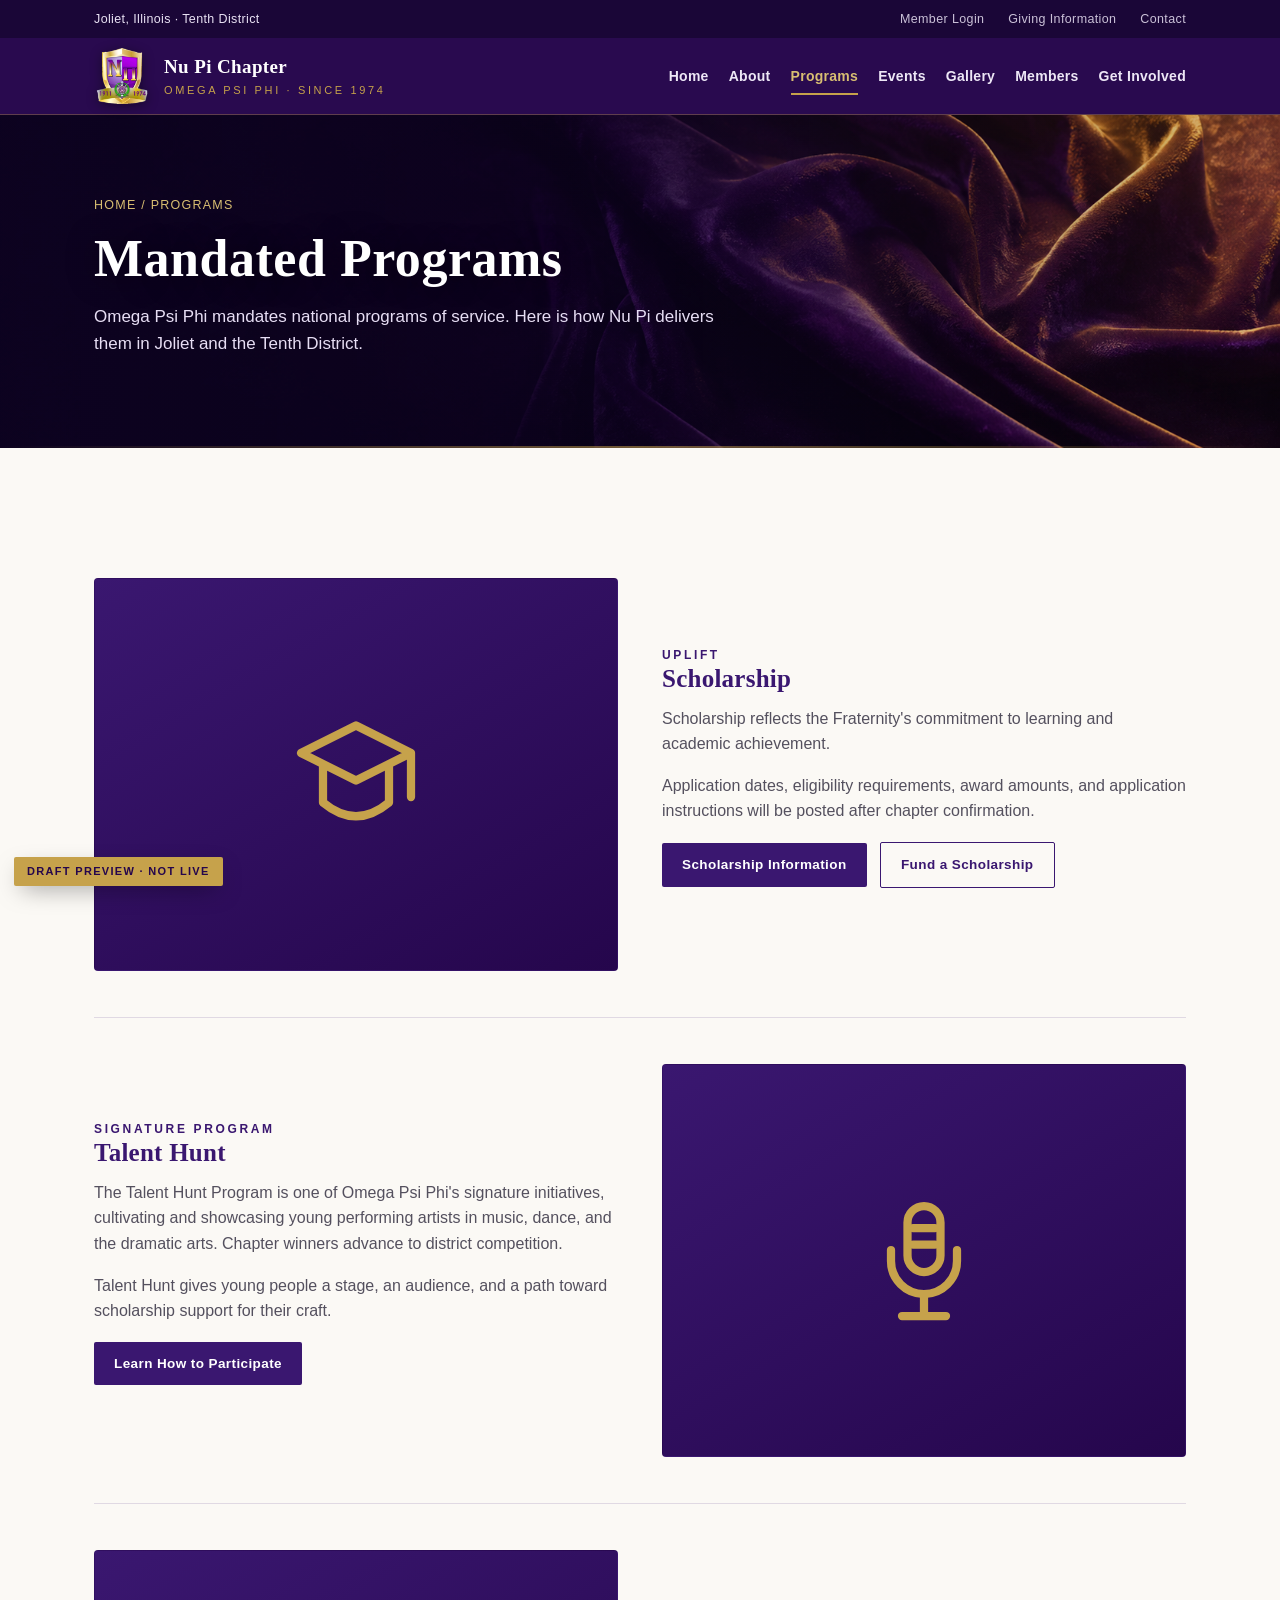
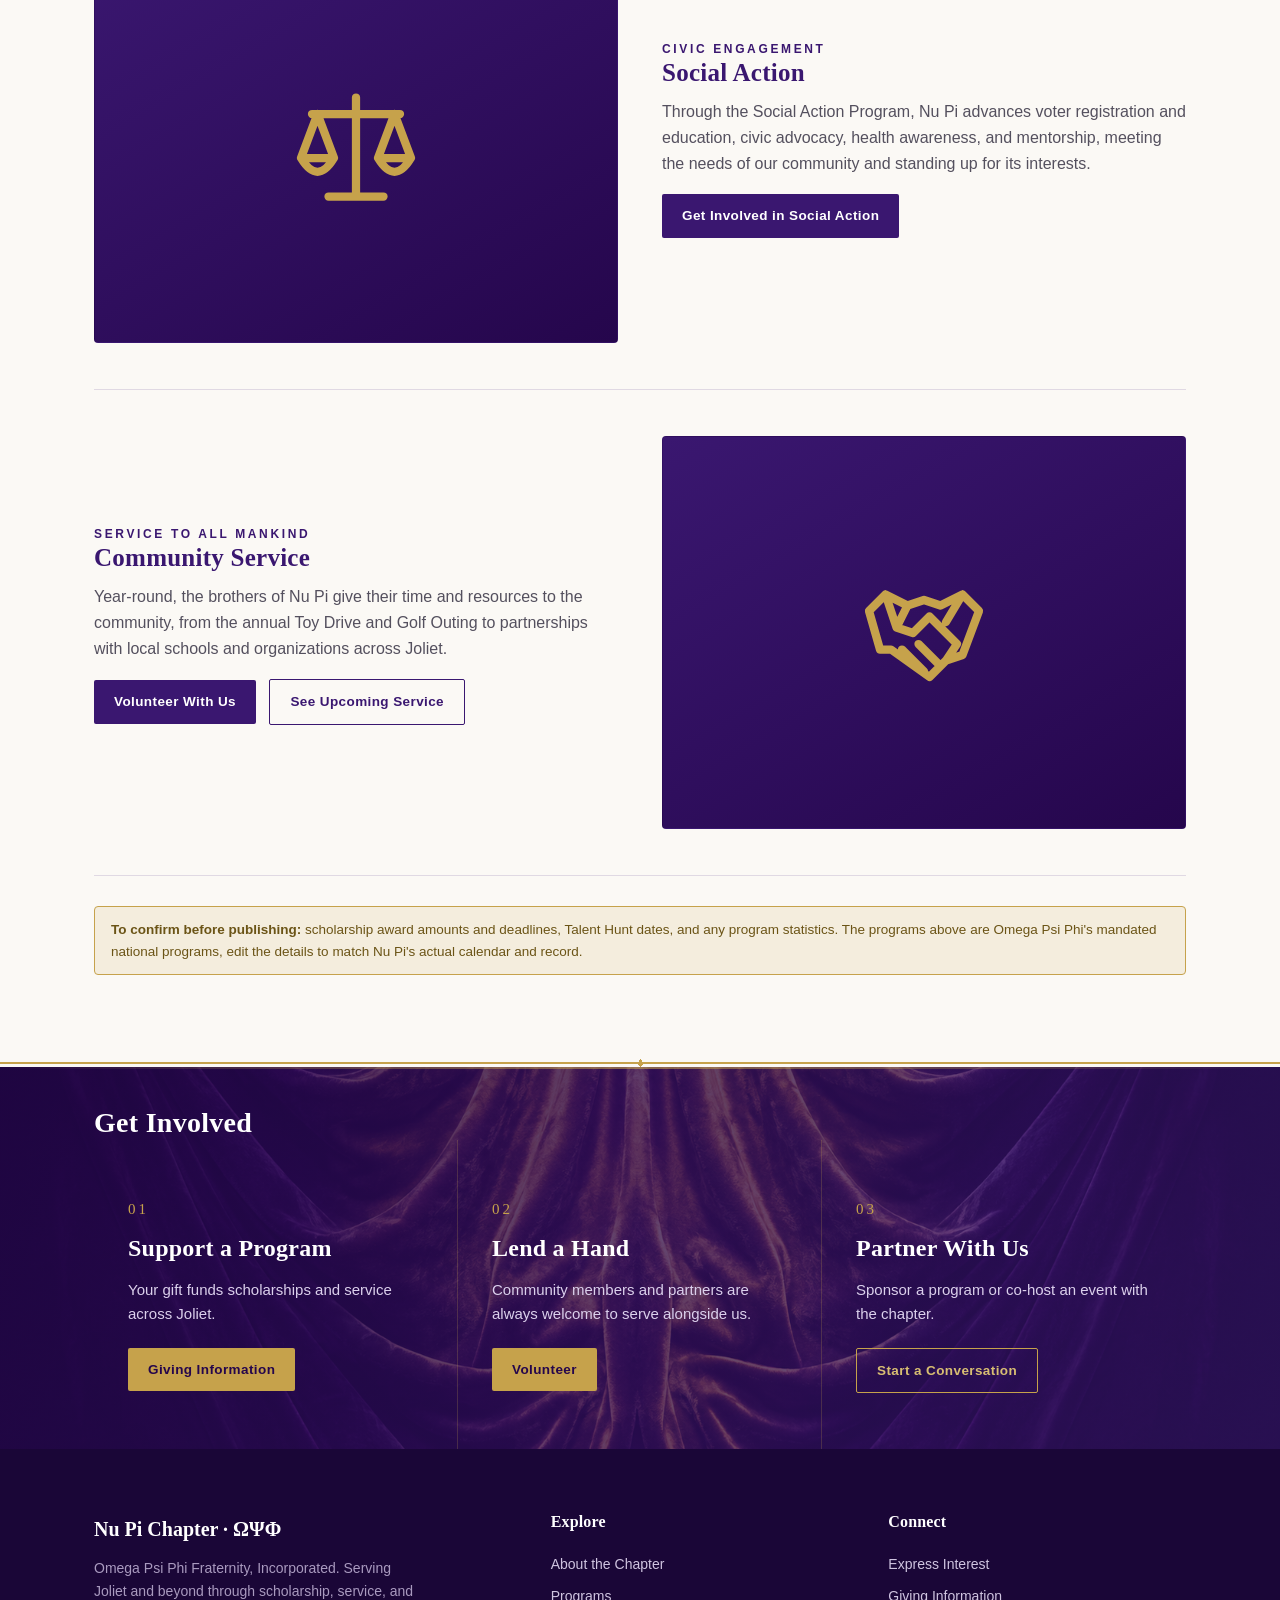
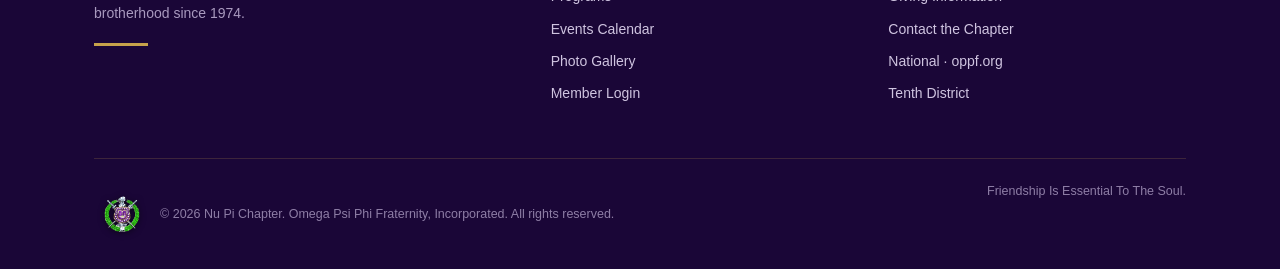
<file: programs.html>
<!doctype html>
<html lang="en">
<head>
<meta charset="utf-8">
<meta name="viewport" content="width=device-width, initial-scale=1">
<title>Programs | Nu Pi Chapter</title>
<meta name="description" content="Explore scholarship, Talent Hunt, social action, and community service with Nu Pi Chapter of Omega Psi Phi in Joliet, Illinois.">
<meta name="robots" content="noindex,nofollow">
<meta property="og:type" content="website">
<meta property="og:site_name" content="Nu Pi Chapter">
<meta property="og:locale" content="en_US">
<meta property="og:image:type" content="image/png">
<meta property="og:title" content="Programs | Nu Pi Chapter">
<meta property="og:description" content="Discover scholarship, Talent Hunt, social action, and community service.">
<meta property="og:image" content="ASSET_BASE/nu-pi-velvet-hero-dark-left.png">
<meta property="og:image:alt" content="Royal purple velvet with warm gold light on the right.">
<meta property="og:image:width" content="1672">
<meta property="og:image:height" content="941">
<link rel="stylesheet" href="styles.css">
</head>
<body>
<a class="skip-link" href="#main-content">Skip to main content</a>

<div class="draft">Draft preview · not live</div>

<div class="util"><div class="wrap">
  <div class="u-left">Joliet, Illinois · Tenth District</div>
  <div class="u-right">
    <a href="members.html">Member Login</a>
    <a href="get-involved.html#give">Giving Information</a>
    <a href="get-involved.html#contact">Contact</a>
  </div>
</div></div>

<header class="site"><div class="wrap bar">
  <a class="brand" href="index.html">
    <img class="brand-mark" src="assets/logos/nupi-shield-192.png" alt="Nu Pi Chapter shield" width="56" height="56">
    <span class="txt"><b>Nu Pi Chapter</b><small>Omega Psi Phi · Since 1974</small></span>
  </a>
  <button class="navtoggle" type="button" aria-label="Open menu" aria-controls="primary-nav" aria-expanded="false"><span aria-hidden="true">&#9776;</span></button>
  <nav class="main" id="primary-nav" aria-label="Primary">
    <a href="index.html">Home</a>
    <a href="about.html">About</a>
    <a class="active" aria-current="page" href="programs.html">Programs</a>
    <a href="events.html">Events</a>
    <a href="gallery.html">Gallery</a>
    <a href="members.html">Members</a>
    <a href="get-involved.html">Get Involved</a>
  </nav>
</div></header>

<main id="main-content" tabindex="-1">

<section class="pagehero"><div class="wrap">
  <nav class="crumb" aria-label="Breadcrumb">
    <a href="index.html">Home</a> <span aria-hidden="true"> / </span>
    <span aria-current="page">Programs</span>
  </nav>
  <h1>Mandated Programs</h1>
  <p>Omega Psi Phi mandates national programs of service. Here is how Nu Pi delivers them in Joliet and the Tenth District.</p>
</div></section>

<section class="block"><div class="wrap">
  <div class="pdetail" id="scholarship">
    <div class="art" aria-hidden="true"><svg xmlns="http://www.w3.org/2000/svg" viewBox="0 0 24 24" fill="none" stroke="#C6A24B" stroke-width="1.5" stroke-linecap="round" stroke-linejoin="round" focusable="false"><path d="M2 8 12 3 22 8 12 13 2 8ZM6 10v7q6 5 12 0v-7M22 8v8"/></svg></div>
    <div>
      <div class="eyebrow">Uplift</div>
      <h2>Scholarship</h2>
      <p>Scholarship reflects the Fraternity's commitment to learning and academic achievement.</p>
      <p>Application dates, eligibility requirements, award amounts, and application instructions will be posted after chapter confirmation.</p>
      <p style="margin-top:18px"><a class="btn btn-purple" href="get-involved.html#interest">Scholarship Information</a> &nbsp; <a class="btn btn-ghost" style="border-color:var(--purple);color:var(--purple)" href="get-involved.html#give">Fund a Scholarship</a></p>
    </div>
  </div>

  <div class="pdetail" id="talent-hunt">
    <div class="art" aria-hidden="true"><svg xmlns="http://www.w3.org/2000/svg" viewBox="0 0 24 24" fill="none" stroke="#C6A24B" stroke-width="1.5" stroke-linecap="round" stroke-linejoin="round" focusable="false"><rect x="9" y="2" width="6" height="12" rx="3"/><path d="M6 10v2a6 6 0 0 0 12 0v-2M12 18v4M8 22h8M10 6h4M10 9h4"/></svg></div>
    <div>
      <div class="eyebrow">Signature Program</div>
      <h2>Talent Hunt</h2>
      <p>The Talent Hunt Program is one of Omega Psi Phi's signature initiatives, cultivating and showcasing young performing artists in music, dance, and the dramatic arts. Chapter winners advance to district competition.</p>
      <p>Talent Hunt gives young people a stage, an audience, and a path toward scholarship support for their craft.</p>
      <p style="margin-top:18px"><a class="btn btn-purple" href="get-involved.html#contact">Learn How to Participate</a></p>
    </div>
  </div>

  <div class="pdetail" id="social-action">
    <div class="art" aria-hidden="true"><svg xmlns="http://www.w3.org/2000/svg" viewBox="0 0 24 24" fill="none" stroke="#C6A24B" stroke-width="1.5" stroke-linecap="round" stroke-linejoin="round" focusable="false"><path d="M12 3v18M7 21h10M4 6h16M5 6l-3 8h6L5 6Zm14 0-3 8h6l-3-8ZM2 14q3 5 6 0M16 14q3 5 6 0"/></svg></div>
    <div>
      <div class="eyebrow">Civic Engagement</div>
      <h2>Social Action</h2>
      <p>Through the Social Action Program, Nu Pi advances voter registration and education, civic advocacy, health awareness, and mentorship, meeting the needs of our community and standing up for its interests.</p>
      <p style="margin-top:18px"><a class="btn btn-purple" href="get-involved.html#contact">Get Involved in Social Action</a></p>
    </div>
  </div>

  <div class="pdetail" id="community-service">
    <div class="art" aria-hidden="true"><svg xmlns="http://www.w3.org/2000/svg" viewBox="0 0 24 24" fill="none" stroke="#C6A24B" stroke-width="1.5" stroke-linecap="round" stroke-linejoin="round" focusable="false"><path d="m2 8 3-3 4 2 3-1 3 1 4-2 3 3-3 8-3 1-3 3-7-5H4L2 8Zm7-1-2 4 3 1 3-3 5 5-2 3M5 5l2 6M19 5l-3 5M8 15l4 4M11 14l4 4"/></svg></div>
    <div>
      <div class="eyebrow">Service to All Mankind</div>
      <h2>Community Service</h2>
      <p>Year-round, the brothers of Nu Pi give their time and resources to the community, from the annual Toy Drive and Golf Outing to partnerships with local schools and organizations across Joliet.</p>
      <p style="margin-top:18px"><a class="btn btn-purple" href="get-involved.html#interest">Volunteer With Us</a> &nbsp; <a class="btn btn-ghost" style="border-color:var(--purple);color:var(--purple)" href="events.html">See Upcoming Service</a></p>
    </div>
  </div>

  <div class="pnote"><b>To confirm before publishing:</b> scholarship award amounts and deadlines, Talent Hunt dates, and any program statistics. The programs above are Omega Psi Phi's mandated national programs, edit the details to match Nu Pi's actual calendar and record.</div>
</div></section>

<div class="hairline on-paper" aria-hidden="true"></div>

<section class="involve"><div class="wrap">
  <h2>Get Involved</h2>
  <div class="grid">
    <div class="col"><span class="n">01</span><h3>Support a Program</h3><p>Your gift funds scholarships and service across Joliet.</p><a class="btn btn-gold" href="get-involved.html#give">Giving Information</a></div>
    <div class="col"><span class="n">02</span><h3>Lend a Hand</h3><p>Community members and partners are always welcome to serve alongside us.</p><a class="btn btn-gold" href="get-involved.html#interest">Volunteer</a></div>
    <div class="col"><span class="n">03</span><h3>Partner With Us</h3><p>Sponsor a program or co-host an event with the chapter.</p><a class="btn btn-ghost" href="get-involved.html#contact">Start a Conversation</a></div>
  </div>
</div></section>

</main>

<footer class="site"><div class="wrap">
  <div class="top">
    <div class="brand-f">
      <b>Nu Pi Chapter · &#937;&#936;&#934;</b>
      <p>Omega Psi Phi Fraternity, Incorporated. Serving Joliet and beyond through scholarship, service, and brotherhood since 1974.</p>
      <hr class="rule">
    </div>
    <nav aria-label="Footer explore">
      <h2>Explore</h2>
      <a href="about.html">About the Chapter</a>
      <a href="programs.html">Programs</a>
      <a href="events.html">Events Calendar</a>
      <a href="gallery.html">Photo Gallery</a>
      <a href="members.html">Member Login</a>
    </nav>
    <nav aria-label="Footer connect">
      <h2>Connect</h2>
      <a href="get-involved.html#interest">Express Interest</a>
      <a href="get-involved.html#give">Giving Information</a>
      <a href="get-involved.html#contact">Contact the Chapter</a>
      <a href="https://oppf.org" target="_blank" rel="noopener">National · oppf.org</a>
      <a href="https://www.10thdomegas.org/">Tenth District</a>
    </nav>
  </div>
  <div class="bottom">
    <span class="omega-copyright"><a href="https://oppf.org" target="_blank" rel="noopener" aria-label="Omega Psi Phi Fraternity, Inc. (opens oppf.org)"><img src="assets/logos/omega-national-200.png" alt="" width="56" height="56" loading="lazy"></a>© 2026 Nu Pi Chapter. Omega Psi Phi Fraternity, Incorporated. All rights reserved.</span>
    <span>Friendship Is Essential To The Soul.</span>
  </div>
</div></footer>

<script>
(() => {
  const header = document.querySelector('header.site');
  const nav = header?.querySelector('nav.main');
  const button = header?.querySelector('.navtoggle');
  if (!nav || !button) return;
  const mobile = matchMedia('(max-width:1100px)');
  function setOpen(open, restoreFocus = false) {
    nav.classList.toggle('is-open', open);
    button.setAttribute('aria-expanded', String(open));
    button.setAttribute('aria-label', open ? 'Close menu' : 'Open menu');
    if (restoreFocus) button.focus();
  }
  button.addEventListener('click', () => setOpen(!nav.classList.contains('is-open')));
  nav.addEventListener('click', e => {
    if (mobile.matches && e.target.closest('a')) setOpen(false);
  });
  header.addEventListener('keydown', e => {
    if (e.key === 'Escape' && mobile.matches && nav.classList.contains('is-open')) {
      e.preventDefault();
      setOpen(false, true);
    }
  });
  header.addEventListener('focusout', e => {
    if (mobile.matches && !header.contains(e.relatedTarget)) setOpen(false);
  });
  mobile.addEventListener('change', () => {
    const fromNav = nav.contains(document.activeElement);
    const fromButton = document.activeElement === button;
    setOpen(false, mobile.matches && fromNav);
    if (!mobile.matches && fromButton) {
      (nav.querySelector('[aria-current="page"]') || nav.querySelector('a')).focus();
    }
  });
  header.classList.add('nav-ready');
})();
</script>
</body>
</html>
</file>
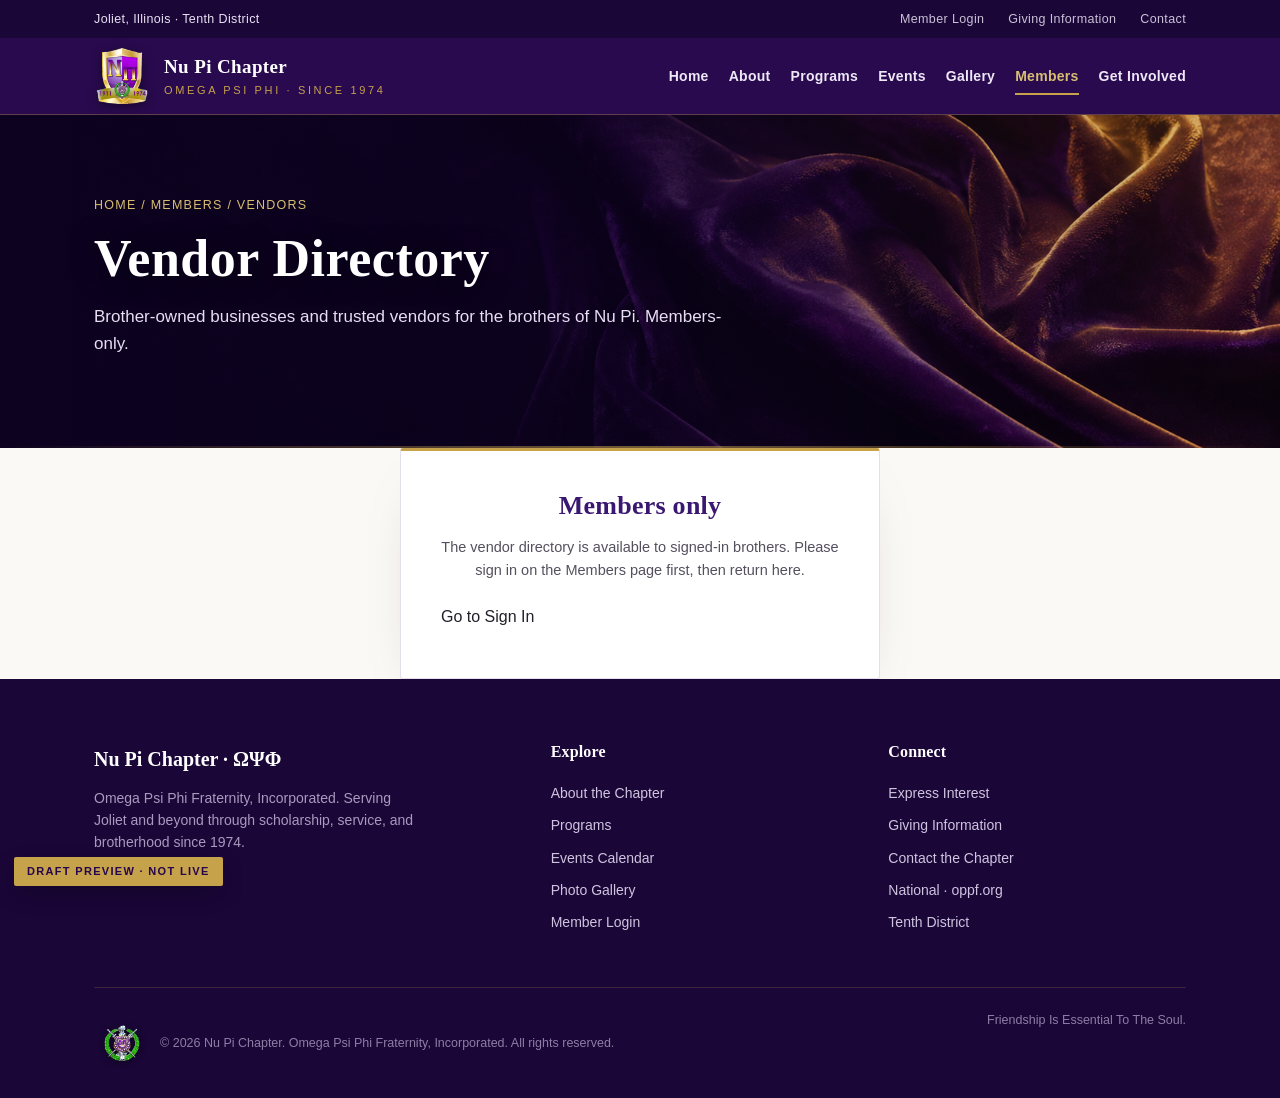
<file: vendors.html>
<!doctype html>
<html lang="en">
<head>
<meta charset="utf-8">
<meta name="viewport" content="width=device-width, initial-scale=1">
<title>Vendor Directory | Nu Pi Chapter</title>
<meta name="description" content="Trusted vendors and brother-owned businesses recommended by the brothers of Nu Pi Chapter.">
<meta name="robots" content="noindex,nofollow">
<link rel="stylesheet" href="styles.css">
</head>
<body>
<a class="skip-link" href="#main-content">Skip to main content</a>
<div class="draft">Draft preview &middot; not live</div>

<div class="util"><div class="wrap">
  <div class="u-left">Joliet, Illinois &middot; Tenth District</div>
  <div class="u-right">
    <a href="members.html">Member Login</a>
    <a href="get-involved.html#give">Giving Information</a>
    <a href="get-involved.html#contact">Contact</a>
  </div>
</div></div>

<header class="site"><div class="wrap bar">
  <a class="brand" href="index.html">
    <img class="brand-mark" src="assets/logos/nupi-shield-192.png" alt="Nu Pi Chapter shield" width="56" height="56">
    <span class="txt"><b>Nu Pi Chapter</b><small>Omega Psi Phi &middot; Since 1974</small></span>
  </a>
  <button class="navtoggle" type="button" aria-label="Open menu" aria-controls="primary-nav" aria-expanded="false"><span aria-hidden="true">&#9776;</span></button>
  <nav class="main" id="primary-nav" aria-label="Primary">
    <a href="index.html">Home</a>
    <a href="about.html">About</a>
    <a href="programs.html">Programs</a>
    <a href="events.html">Events</a>
    <a href="gallery.html">Gallery</a>
    <a class="active" aria-current="page" href="members.html">Members</a>
    <a href="get-involved.html">Get Involved</a>
  </nav>
</div></header>

<main id="main-content" tabindex="-1">

<section class="pagehero"><div class="wrap">
  <nav class="crumb" aria-label="Breadcrumb">
    <a href="index.html">Home</a> <span aria-hidden="true"> / </span>
    <a href="members.html">Members</a> <span aria-hidden="true"> / </span>
    <span aria-current="page">Vendors</span>
  </nav>
  <h1>Vendor Directory</h1>
  <p>Brother-owned businesses and trusted vendors for the brothers of Nu Pi. Members-only.</p>
</div></section>

<!-- Sign-in required message -->
<section class="signin-required">
  <div class="wrap">
    <div class="login-card">
      <h2>Members only</h2>
      <p class="login-sub">The vendor directory is available to signed-in brothers. Please sign in on the Members page first, then return here.</p>
      <p style="margin-top:22px"><a class="login-btn" href="members.html" style="text-decoration:none;display:inline-block;text-align:center">Go to Sign In</a></p>
    </div>
  </div>
</section>

<!-- Signed-in gated content -->
<div class="gated">
<section class="block"><div class="wrap">

  <div class="member-header">
    <div class="signed-in">Signed in as <b id="sess-email"></b><span id="sess-badge"></span></div>
    <a class="signout" href="members.html">&larr; Back to Members</a>
  </div>

  <div class="dir-notice"><b>Vendor directory.</b> Trusted vendors and brother-owned businesses. To be added or updated, contact the Keeper of Records and Seal. <span class="admin-only"><b>Admin view:</b> you can add and edit vendor listings.</span></div>

  <div class="vendors-grid" id="vendors-grid" role="list"></div>

  <div class="vendor-add admin-only" style="margin-top:26px">
    <a class="btn btn-purple" href="mailto:jnesbary@gmail.com?subject=Add%20a%20vendor%20to%20Nu%20Pi%20directory">Add a Vendor</a>
  </div>

  <div class="pnote" style="margin-top:24px"><b>Chapter note:</b> Listing a vendor here is not a chapter endorsement of pricing, product quality, or contractual terms. Brothers should always vet vendors before entering into any business relationship.</div>

</div></section>
</div>

</main>

<footer class="site"><div class="wrap">
  <div class="top">
    <div class="brand-f">
      <b>Nu Pi Chapter &middot; &#937;&#936;&#934;</b>
      <p>Omega Psi Phi Fraternity, Incorporated. Serving Joliet and beyond through scholarship, service, and brotherhood since 1974.</p>
      <hr class="rule">
    </div>
    <nav aria-label="Footer explore">
      <h2>Explore</h2>
      <a href="about.html">About the Chapter</a>
      <a href="programs.html">Programs</a>
      <a href="events.html">Events Calendar</a>
      <a href="gallery.html">Photo Gallery</a>
      <a href="members.html">Member Login</a>
    </nav>
    <nav aria-label="Footer connect">
      <h2>Connect</h2>
      <a href="get-involved.html#interest">Express Interest</a>
      <a href="get-involved.html#give">Giving Information</a>
      <a href="get-involved.html#contact">Contact the Chapter</a>
      <a href="https://oppf.org" target="_blank" rel="noopener">National &middot; oppf.org</a>
      <a href="https://www.10thdomegas.org/" target="_blank" rel="noopener">Tenth District</a>
    </nav>
  </div>
  <div class="bottom">
    <span class="omega-copyright"><a href="https://oppf.org" target="_blank" rel="noopener" aria-label="Omega Psi Phi Fraternity, Inc. (opens oppf.org)"><img src="assets/logos/omega-national-200.png" alt="" width="26" height="26" loading="lazy"></a>&copy; 2026 Nu Pi Chapter. Omega Psi Phi Fraternity, Incorporated. All rights reserved.</span>
    <span>Friendship Is Essential To The Soul.</span>
  </div>
</div></footer>

<script type="application/json" id="vendor-data">
[
  {"business":"Smoke Sumthn","category":"Cigar & Smoke","contact":"Frances Gray","email":"Bookus@smokesumthn.com"},
  {"business":"Q Dog House","category":"Que Merchandise","contact":"Brandon Parks","email":"qdoghouse1@prodigy.net"},
  {"business":"McNeal Contact","category":"General","contact":"Brandon McNeal","email":"mr.mcneal1@gmail.com"},
  {"business":"Tienknots LLC","category":"Apparel & Accessories","contact":"Carl Thorpe","email":"Tienknotsllc1@gmail.com"},
  {"business":"Sean Johnson","category":"General","contact":"Sean Johnson","email":"seankjohnson@aol.com"},
  {"business":"Worldwide Origins","category":"Beauty & Cosmetics","contact":"Vanessa Lacewell","email":"worldwideorigins1@gmail.com"},
  {"business":"Taunt Cosmetics","category":"Beauty & Cosmetics","contact":"Nadonya Muslim","email":"tauntuscosmetics@gmail.com"},
  {"business":"Delali Cosmetics","category":"Beauty & Cosmetics","contact":"Adodo Robinson","email":"info@delalicosmetics.com"},
  {"business":"Babe Dating","category":"Technology","contact":"Jonathan Cherstang","email":"admin@babe.dating"},
  {"business":"Lee Reed Embroidery","category":"Apparel & Embroidery","contact":"Jacob Reed","email":"sales@leereedembroidery.com"},
  {"business":"Massively OWT","category":"General","contact":"Kalvin Watson","email":"massivelyowt@gmail.com"},
  {"business":"Eye Wigs","category":"Beauty & Cosmetics","contact":"Timothy Hawkins","email":"info@eyewigs.com"},
  {"business":"Accelerate 100","category":"Consulting","contact":"Anita Nelson","email":"Anita.nelson@accelerate100.com"},
  {"business":"House of Nairobi","category":"General","contact":"Angela Baker","email":"Houseofniarobi@gmail.com"},
  {"business":"Vintage 1945 Premium Cigars","category":"Cigar & Smoke","contact":"Irene Lloyd","email":"vintage1945premiumcigars@gmail.com"}
]
</script>

<script>
(() => {
  // Mobile nav
  const header = document.querySelector('header.site');
  const navEl = header && header.querySelector('nav.main');
  const navBtn = header && header.querySelector('.navtoggle');
  if (navEl && navBtn) {
    const m = matchMedia('(max-width:1100px)');
    function set(open, focus){ navEl.classList.toggle('is-open', open); navBtn.setAttribute('aria-expanded', String(open)); navBtn.setAttribute('aria-label', open ? 'Close menu' : 'Open menu'); if (focus) navBtn.focus(); }
    navBtn.addEventListener('click', ()=>set(!navEl.classList.contains('is-open')));
    navEl.addEventListener('click', e => { if (m.matches && e.target.closest('a')) set(false); });
    header.classList.add('nav-ready');
  }

  // Read shared session
  const STORAGE_KEY = 'nupi-session-v1';
  let sess = null;
  try { sess = JSON.parse(localStorage.getItem(STORAGE_KEY)); } catch(e){ sess = null; }
  if (sess && sess.email) {
    document.body.dataset.signedIn = '1';
    document.body.dataset.role = sess.role || 'member';
    const se = document.getElementById('sess-email');
    const sb = document.getElementById('sess-badge');
    if (se) se.textContent = sess.email;
    if (sb) sb.innerHTML = sess.role === 'admin'
      ? '<span class="badge-admin">Admin</span>'
      : '<span class="badge-member">Member</span>';
  }

  // Render vendors
  const data = JSON.parse(document.getElementById('vendor-data').textContent);
  const byCat = {};
  data.forEach(v => { (byCat[v.category] = byCat[v.category] || []).push(v); });
  const cats = Object.keys(byCat).sort();
  const esc = s => String(s || '').replace(/[&<>"']/g, c => ({'&':'&amp;','<':'&lt;','>':'&gt;','"':'&quot;',"'":'&#39;'}[c]));
  const grid = document.getElementById('vendors-grid');
  if (grid) {
    grid.innerHTML = cats.map(cat => {
      const list = byCat[cat].sort((a,b) => a.business.localeCompare(b.business));
      return `<section class="vendor-cat">
        <h3 class="vendor-cat-title">${esc(cat)}</h3>
        <div class="vendor-cards">
          ${list.map(v => `
            <article class="vendor-card" role="listitem">
              <b>${esc(v.business)}</b>
              <span class="vc-contact">${esc(v.contact)}</span>
              <a class="vc-email" href="mailto:${esc(v.email)}">${esc(v.email)}</a>
            </article>`).join('')}
        </div>
      </section>`;
    }).join('');
  }
})();
</script>
</body>
</html>
</file>
<file: styles.css>
:root{
  --purple:#3A1770;         /* royal purple */
  --purple-deep:#25064C;    /* deep field */
  --purple-ink:#1A0637;
  --gold:#C6A24B;           /* old gold */
  --gold-bright:#D8BE72;
  --paper:#FBF9F5;
  --paper-2:#F3EEE6;
  --ink:#20202A;
  --ink-soft:#54505E;
  --line:rgba(58,23,112,.14);
  --serif:"Iowan Old Style","Palatino Linotype","Book Antiqua",Georgia,"Times New Roman",serif;
  --sans:"Helvetica Neue",Helvetica,Arial,system-ui,sans-serif;
  --wrap:1140px;
}
*{box-sizing:border-box}
html{scroll-behavior:smooth}
body{margin:0;font-family:var(--sans);color:var(--ink);background:var(--paper);line-height:1.6;-webkit-font-smoothing:antialiased}
h1,h2,h3,h4{font-family:var(--serif);font-weight:600;line-height:1.15;letter-spacing:.01em;margin:0}
a{color:inherit;text-decoration:none}
img{max-width:100%;display:block}
.wrap{max-width:var(--wrap);margin:0 auto;padding:0 24px}
.eyebrow{font-family:var(--sans);font-weight:700;letter-spacing:.22em;text-transform:uppercase;font-size:12px;color:var(--gold)}
.rule{width:54px;height:3px;background:var(--gold);border:0;margin:18px 0 0}
.rule.center{margin-left:auto;margin-right:auto}

/* ---------- Top utility bar ---------- */
.util{background:var(--purple-ink);color:#E9E2F4}
.util .wrap{display:flex;justify-content:space-between;align-items:center;min-height:38px;font-size:12.5px;letter-spacing:.03em}
.util a{color:#E9E2F4;opacity:.85}
.util a:hover{opacity:1;color:var(--gold-bright)}
.util .u-right a{margin-left:20px}

/* ---------- Header / nav ---------- */
header.site{position:sticky;top:0;z-index:40;background:rgba(37,6,76,.98);backdrop-filter:saturate(140%) blur(4px);border-bottom:1px solid rgba(198,162,75,.35)}
header.site .bar{display:flex;align-items:center;justify-content:space-between;min-height:76px}
.brand{display:flex;align-items:center;gap:14px;color:#fff}
.crest{width:52px;height:52px;border-radius:50%;border:2px solid var(--gold);display:grid;place-items:center;background:radial-gradient(circle at 50% 35%,#4A2192,#25064C);flex:0 0 auto}
.crest span{font-family:var(--serif);font-size:16px;font-weight:600;letter-spacing:-.5px;color:var(--gold-bright);line-height:1;transform:translateY(1px)}
.brand-mark{width:56px;height:56px;object-fit:contain;flex:0 0 auto;filter:drop-shadow(0 2px 6px rgba(0,0,0,.45))}
@media (max-width:640px){.brand-mark{width:44px;height:44px}}
.brand .txt b{display:block;font-family:var(--serif);font-size:19px;letter-spacing:.02em;color:#fff}
.brand .txt small{display:block;font-size:11px;letter-spacing:.24em;text-transform:uppercase;color:var(--gold)}
nav.main{display:flex;align-items:center;gap:26px}
nav.main a{color:#EDE7F6;font-size:14px;font-weight:600;letter-spacing:.02em;padding:6px 0;position:relative}
nav.main a:hover{color:#fff}
nav.main a.active{color:var(--gold-bright)}
nav.main a:not(.btn)::after{content:"";position:absolute;left:0;right:100%;bottom:-2px;height:2px;background:var(--gold);transition:right .25s}
nav.main a:not(.btn):hover::after,nav.main a.active::after{right:0}
.btn{display:inline-block;font-weight:700;letter-spacing:.03em;font-size:13.5px;padding:11px 20px;border-radius:2px;cursor:pointer;border:0;font-family:var(--sans)}
.btn-gold{background:var(--gold);color:#25064C}
.btn-gold:hover{background:var(--gold-bright)}
.btn-ghost{border:1.5px solid var(--gold);color:var(--gold-bright);background:transparent}
.btn-ghost:hover{background:var(--gold);color:#25064C}
.btn-purple{background:var(--purple);color:#fff}
.btn-purple:hover{background:var(--purple-deep)}
.navtoggle{display:none;background:none;border:0;color:#fff;font-size:26px;cursor:pointer}

/* ---------- Home hero (cinematic) ---------- */
.hero{position:relative;color:#fff;overflow:hidden;background:
    /* left-side darkening for text legibility */
    linear-gradient(90deg,rgba(15,3,38,.72) 0%,rgba(15,3,38,.4) 45%,rgba(15,3,38,.05) 75%,transparent 100%),
    /* velvet photograph from Codex */
    url("assets/nu-pi-velvet-hero-dark-left.png") center/cover no-repeat,
    /* fallback base color */
    linear-gradient(160deg,#3A1770 0%,#26084E 55%,#150430 100%)}
.hero::after{content:"";position:absolute;left:0;right:0;bottom:0;height:2px;background:linear-gradient(90deg,transparent,var(--gold),transparent);opacity:.55}
.hero .wrap{position:relative;padding:122px 24px 110px;max-width:1000px}
.hero .eyebrow{color:var(--gold-bright)}
.hero h1{font-size:clamp(46px,7.6vw,88px);color:#fff;letter-spacing:-.012em;line-height:1.01;text-shadow:0 2px 44px rgba(0,0,0,.4)}
.hero h1 em{font-style:normal;color:var(--gold-bright);text-shadow:0 0 36px rgba(216,190,114,.4)}
.hero p.lead{font-size:clamp(17px,2.2vw,22px);color:#E7DEF4;max-width:660px;margin:26px 0 38px}
.hero .cta{display:flex;gap:14px;flex-wrap:wrap}
.hero .cta .btn-gold{box-shadow:0 0 0 1px rgba(216,190,114,.5),0 14px 40px -12px rgba(216,190,114,.55);padding:14px 26px}
.hero .cta .btn-gold:hover{box-shadow:0 0 0 1px rgba(216,190,114,.75),0 18px 50px -10px rgba(216,190,114,.8)}
.hero .estd{margin-top:44px;font-size:12.5px;letter-spacing:.28em;text-transform:uppercase;color:var(--gold)}

/* ---------- Inner-page banner ---------- */
.pagehero{position:relative;color:#fff;overflow:hidden;background:
    /* left-side darkening for text legibility */
    linear-gradient(90deg,rgba(15,3,38,.78) 0%,rgba(15,3,38,.55) 50%,rgba(15,3,38,.25) 80%,rgba(15,3,38,.15) 100%),
    /* velvet photograph, same family as the home hero */
    url("assets/nu-pi-velvet-hero-dark-left.png") center/cover no-repeat,
    /* fallback base */
    linear-gradient(120deg,#3A1770,#25064C 70%,#1A0637)}
.pagehero::after{content:"";position:absolute;left:0;right:0;bottom:0;height:2px;background:linear-gradient(90deg,transparent,var(--gold),transparent);opacity:.55}
.pagehero .wrap{position:relative;padding:80px 24px 74px;min-height:260px;display:flex;flex-direction:column;justify-content:flex-end}
.pagehero .crumb{font-size:12.5px;letter-spacing:.1em;color:var(--gold-bright);text-transform:uppercase}
.pagehero .crumb a{color:var(--gold-bright);opacity:.9}
.pagehero .crumb a:hover{opacity:1}
.pagehero h1{font-size:clamp(32px,5vw,52px);color:#fff;margin-top:14px;text-shadow:0 2px 32px rgba(0,0,0,.45)}
.pagehero p{color:#E7DEF4;font-size:17px;max-width:640px;margin-top:14px}

/* ---------- Principles strip ---------- */
.principles{background:var(--purple-deep);color:#EDE7F6;border-top:2px solid var(--gold);border-bottom:2px solid var(--gold)}
.principles .grid{display:grid;grid-template-columns:repeat(4,1fr)}
.principles .p{padding:44px 22px 40px;text-align:center;border-right:1px solid rgba(198,162,75,.22)}
.principles .p:last-child{border-right:0}
.principles .p .pic{width:72px;height:72px;margin:0 auto 14px;display:grid;place-items:center}
.principles .p .pic img{max-width:100%;max-height:100%;filter:drop-shadow(0 4px 16px rgba(216,190,114,.35))}
.principles .p b{display:block;font-family:var(--serif);font-size:24px;color:var(--gold-bright);margin-bottom:6px;letter-spacing:.01em}
.principles .p span{display:block;font-size:12.5px;letter-spacing:.05em;color:#CFC4E0;font-style:italic}

/* ---------- Gold hairline divider ---------- */
.hairline{width:100%;height:8px;background:url("assets/divider-gold-hairline.png") center/1920px 8px no-repeat;background-color:transparent}
.hairline.on-paper{background-color:var(--paper)}
.hairline.on-paper2{background-color:var(--paper-2)}

/* ---------- Sections ---------- */
section.block{padding:84px 0}
section.block.tint{background:var(--paper-2)}
section.block.narrow .wrap{max-width:820px}
.kicker-head{max-width:720px}
.kicker-head h2{font-size:clamp(28px,4vw,40px);margin-top:10px;color:var(--purple)}
.kicker-head p{color:var(--ink-soft);font-size:17px;margin-top:16px}

/* prose */
.prose h2{color:var(--purple);font-size:28px;margin-top:8px}
.prose h3{color:var(--purple);font-size:21px;margin:34px 0 6px}
.prose p{color:var(--ink-soft);font-size:16.5px;margin:14px 0}
.prose ul{color:var(--ink-soft);font-size:16.5px;padding-left:20px}
.prose li{margin:7px 0}
.prose .lead-p{font-size:19px;color:#20202A}

/* About facts card (home) */
.about{display:grid;grid-template-columns:1.15fr .85fr;gap:56px;align-items:center}
.about .facts{background:var(--purple);color:#fff;border-radius:4px;padding:34px 32px;box-shadow:0 24px 50px -30px rgba(37,6,76,.7)}
.about .facts h3{color:var(--gold-bright);font-size:20px}
.about .facts dl{display:grid;grid-template-columns:auto 1fr;gap:12px 18px;margin:20px 0 0}
.about .facts dt{color:var(--gold);font-weight:700;font-size:13px;letter-spacing:.03em;white-space:nowrap}
.about .facts dd{margin:0;color:#EDE7F6;font-size:14.5px}
.about p{color:var(--ink-soft);font-size:16.5px}
.about p+p{margin-top:16px}

/* Founders row */
.founders{display:grid;grid-template-columns:repeat(4,1fr);gap:22px;margin-top:40px}
.founder{text-align:center;background:#fff;border:1px solid var(--line);border-top:3px solid var(--gold);border-radius:3px;padding:26px 18px}
.founder .ph{width:88px;height:88px;border-radius:50%;margin:0 auto 14px;background:radial-gradient(circle at 50% 35%,#4A2192,#25064C);border:2px solid var(--gold);display:grid;place-items:center;color:var(--gold-bright);font-family:var(--serif);font-size:26px}
.founder .ph-img{display:block;width:100%;max-width:200px;height:auto;aspect-ratio:3/4;object-fit:cover;object-position:top;margin:0 auto 14px;border:2px solid var(--gold);border-radius:3px;background:#F8F4EA}
.founder b{display:block;font-family:var(--serif);color:var(--purple);font-size:16px}
.founder span{font-size:12.5px;color:var(--ink-soft)}

/* Officers grid */
.officers{display:grid;grid-template-columns:repeat(auto-fill,minmax(210px,1fr));gap:20px;margin-top:44px}
.officer{background:#fff;border:1px solid var(--line);border-radius:3px;overflow:hidden;text-align:center;display:flex;flex-direction:column}
.officer .ph{aspect-ratio:1/1;background:linear-gradient(160deg,#4A2192,#25064C);display:grid;place-items:center;color:rgba(216,190,114,.6);font-family:var(--serif);font-size:42px}
.officer .meta{padding:16px 12px 20px;flex:1;display:flex;flex-direction:column;justify-content:center}
.officer .meta b{display:block;font-family:var(--serif);color:var(--purple);font-size:17px;min-height:1.4em}
.officer .meta span{font-size:12px;letter-spacing:.06em;text-transform:uppercase;color:#3A1770;font-weight:700}
.officer .meta a.mail{display:inline-block;margin-top:10px;font-size:12.5px;color:#3A1770;text-decoration:underline}
.officer .meta a.mail:hover{color:#25064C}

/* Programs cards */
.cards{display:grid;grid-template-columns:repeat(3,1fr);gap:24px;margin-top:44px}
.card{background:#fff;border:1px solid var(--line);border-top:3px solid var(--gold);border-radius:3px;padding:30px 26px;transition:transform .2s,box-shadow .2s}
.card:hover{transform:translateY(-4px);box-shadow:0 26px 46px -30px rgba(37,6,76,.5)}
.card .ic{font-family:var(--serif);font-size:26px;color:var(--purple);background:var(--paper-2);width:52px;height:52px;border-radius:50%;display:grid;place-items:center;margin-bottom:18px}
.card h3{font-size:20px;color:var(--purple)}
.card p{color:var(--ink-soft);font-size:15px;margin-top:10px}
.card a.more{display:inline-block;margin-top:16px;color:var(--purple);font-weight:700;font-size:13.5px;letter-spacing:.03em}
.card a.more::after{content:" \2192"}

/* Program detail rows */
.pdetail{display:grid;grid-template-columns:1fr 1fr;gap:44px;align-items:center;padding:46px 0;border-bottom:1px solid var(--line)}
.pdetail:last-child{border-bottom:0}
.pdetail .art{aspect-ratio:4/3;border-radius:4px;background:linear-gradient(150deg,#4A2192,#25064C);display:grid;place-items:center;color:rgba(216,190,114,.5);font-family:var(--serif);font-size:56px;border:1px solid var(--line)}
.pdetail:nth-child(even) .art{order:2}
.pdetail h2{color:#3A1770;font-size:25px}
.pdetail p{color:var(--ink-soft);margin-top:12px}

/* Events */
.events{display:grid;grid-template-columns:repeat(3,1fr);gap:24px;margin-top:44px}
.event{background:#fff;border:1px solid var(--line);border-radius:3px;overflow:hidden}
.event .top{position:relative;background:linear-gradient(135deg,rgba(58,23,112,.55),rgba(37,6,76,.7)),url("assets/event-card-generic.png") center/cover no-repeat;color:#fff;padding:30px 24px;display:flex;align-items:baseline;gap:14px;min-height:120px}
.event .top .d{font-family:var(--serif);font-size:40px;color:var(--gold-bright);line-height:.9}
.event .top .m{font-size:12px;letter-spacing:.2em;text-transform:uppercase;color:var(--gold)}
.event .body{padding:20px 24px 24px}
.event .body h3{font-size:18px;color:var(--purple)}
.event .body p{color:var(--ink-soft);font-size:14px;margin-top:6px}
.event .body .tag{display:inline-block;margin-top:14px;font-size:11px;letter-spacing:.1em;text-transform:uppercase;color:var(--gold);border:1px solid var(--gold);border-radius:2px;padding:3px 9px}

/* Annual list */
.annuals{margin-top:52px;border-top:1px solid var(--line)}
.annual{display:grid;grid-template-columns:170px 1fr;gap:28px;padding:26px 0;border-bottom:1px solid var(--line);align-items:baseline}
.annual .season{font-family:var(--serif);color:var(--gold);font-size:15px;letter-spacing:.08em;text-transform:uppercase}
.annual h3{color:var(--purple);font-size:22px}
.annual p{color:var(--ink-soft);margin-top:6px}

/* Gallery */
.albums{display:grid;grid-template-columns:repeat(3,1fr);gap:22px;margin-top:44px}
.album{position:relative;aspect-ratio:4/3;border-radius:4px;overflow:hidden;border:1px solid var(--line);background:linear-gradient(160deg,#4A2192,#25064C);display:flex;align-items:flex-end;color:#fff}
.album::before{content:"\03A9";position:absolute;right:-10px;top:-30px;font-family:var(--serif);font-size:180px;color:rgba(216,190,114,.08)}
.album .cap{position:relative;padding:18px 20px;width:100%;background:linear-gradient(0deg,rgba(26,6,55,.85),transparent)}
.album .cap b{display:block;font-family:var(--serif);font-size:19px}
.album .cap span{font-size:12px;color:var(--gold-bright);letter-spacing:.05em}

/* Timeline (past Basileis / milestones) */
.timeline{margin-top:40px;border-left:2px solid var(--gold);padding-left:26px}
.tl{position:relative;padding:0 0 26px}
.tl::before{content:"";position:absolute;left:-33px;top:5px;width:12px;height:12px;border-radius:50%;background:var(--gold);border:2px solid var(--paper)}
.tl b{font-family:var(--serif);color:var(--purple);font-size:18px}
.tl span{color:var(--ink-soft);font-size:15px}

/* Involve band */
.involve{position:relative;background:linear-gradient(120deg,rgba(37,6,76,.82),rgba(58,23,112,.68)),url("assets/nu-pi-velvet-hero-center.png") center/cover no-repeat;color:#fff}
.involve::after{content:"";position:absolute;left:0;right:0;top:0;height:2px;background:linear-gradient(90deg,transparent,var(--gold),transparent);opacity:.6}
.involve .grid{display:grid;grid-template-columns:repeat(3,1fr);gap:0}
.involve .col{padding:56px 34px;border-right:1px solid rgba(198,162,75,.22)}
.involve .col:last-child{border-right:0}
.involve .col span.n{font-family:var(--serif);color:var(--gold);font-size:15px;letter-spacing:.2em}
.involve .col h3{font-size:24px;margin:14px 0 12px;color:#fff}
.involve .col p{color:#DBD0EC;font-size:15px;margin-bottom:22px}

/* Forms */
.formwrap{display:grid;grid-template-columns:1fr 1fr;gap:56px;align-items:start}
.form{background:#fff;border:1px solid var(--line);border-top:3px solid var(--gold);border-radius:4px;padding:34px 32px}
.form h3{color:var(--purple);font-size:22px;margin-bottom:6px}
.field{margin-top:18px}
.field label{display:block;font-size:13px;font-weight:700;color:var(--purple);letter-spacing:.02em;margin-bottom:6px}
.field input,.field select,.field textarea{width:100%;font:inherit;font-size:15px;color:var(--ink);padding:12px 14px;border:1px solid var(--line);border-radius:3px;background:var(--paper);outline:none}
.field input:focus,.field select:focus,.field textarea:focus{border-color:var(--gold);box-shadow:0 0 0 3px rgba(198,162,75,.18)}
.field textarea{min-height:120px;resize:vertical}
.form .btn{margin-top:22px;width:100%;text-align:center}
.contact-side h2{color:var(--purple);font-size:22px}
.contact-side p{color:var(--ink-soft);margin-top:10px}
.contact-side .row{display:flex;gap:12px;align-items:baseline;margin-top:18px;font-size:15px;color:var(--ink)}
.contact-side .row b{color:var(--purple);min-width:80px;display:inline-block}

/* Login card */
.loginwrap{max-width:440px;margin:0 auto}
.loginwrap .form{border-top-color:var(--gold)}
.loginnote{text-align:center;color:var(--ink-soft);font-size:14px;margin-top:18px}
.loginnote a{color:var(--purple);font-weight:700}

/* Member perks */
.perks{display:grid;grid-template-columns:repeat(3,1fr);gap:24px;margin-top:40px}
.perk{background:#fff;border:1px solid var(--line);border-radius:3px;padding:26px 24px}
.perk .ic{font-size:24px;color:var(--gold)}
.perk b{display:block;font-family:var(--serif);color:var(--purple);font-size:18px;margin:10px 0 6px}
.perk span{color:var(--ink-soft);font-size:14.5px}

/* Note banner (placeholder disclosure) */
.pnote{background:rgba(198,162,75,.14);border:1px solid var(--gold);border-radius:4px;color:#6b5416;font-size:13.5px;padding:12px 16px;margin-top:30px}
.pnote b{color:#6b5416}

/* Footer */
footer.site{background:var(--purple-ink);color:#CFC4E0;font-size:14px}
footer.site .top{display:grid;grid-template-columns:1.4fr 1fr 1fr;gap:40px;padding:64px 0 48px}
footer.site h2{color:#fff;font-size:16px;margin-bottom:16px}
footer.site a{display:block;color:#CFC4E0;padding:5px 0}
footer.site a:hover{color:var(--gold-bright)}
footer.site .brand-f b{font-family:var(--serif);color:#fff;font-size:20px}
footer.site .brand-f p{margin-top:12px;color:#A99ABF;max-width:320px}
footer.site .bottom{border-top:1px solid rgba(198,162,75,.2);padding:22px 0;display:flex;justify-content:space-between;flex-wrap:wrap;gap:8px;color:#8E7EA6;font-size:12.5px}

.draft{position:fixed;left:14px;bottom:14px;z-index:60;background:var(--gold);color:#25064C;font:700 11px/1 var(--sans);letter-spacing:.12em;text-transform:uppercase;padding:9px 13px;border-radius:2px;box-shadow:0 8px 24px -8px rgba(0,0,0,.5)}

@media(max-width:900px){
  .about,.principles .grid,.cards,.events,.involve .grid,footer.site .top,
  .founders,.officers,.albums,.pdetail,.formwrap,.perks{grid-template-columns:1fr}
  .principles .p{border-right:0;border-bottom:1px solid rgba(37,6,76,.16)}
  .involve .col{border-right:0;border-bottom:1px solid rgba(198,162,75,.22)}
  .about,.formwrap{gap:32px}
  .pdetail:nth-child(even) .art{order:0}
  .annual{grid-template-columns:1fr;gap:6px}
}

/* ============================================================
   Codex A-L prescription overrides (2026-09-13)
   ============================================================ */

/* A. Icon circles now hold SVG on a deep purple field */
.card .ic,.perk .ic{
  width:52px;height:52px;border-radius:50%;background:#25064C;
  display:grid;place-items:center;flex:none;
}
.card .ic svg,.perk .ic svg{display:block;width:28px;height:28px}
.pdetail .art{background:linear-gradient(150deg,#3A1770,#25064C)}
.pdetail .art svg{display:block;width:clamp(88px,12vw,132px);height:auto}

/* B. Header nav + mobile drawer */
header.site nav.main{gap:20px}
header.site .navtoggle{display:none;min-width:44px;min-height:44px;flex:none}
@media(max-width:1100px){
  header.site{position:static}
  header.site.nav-ready{position:sticky}
  header.site .bar{flex-wrap:wrap;gap:12px;padding-top:12px;padding-bottom:12px}
  header.site .brand{flex:1;min-width:0}
  .brand .txt{min-width:0}
  .brand .txt small{letter-spacing:.08em}
  header.site nav.main{display:flex;flex-direction:column;align-items:stretch;gap:4px;width:100%;order:3}
  header.site nav.main a{padding:12px 16px;min-height:44px}
  header.site.nav-ready .navtoggle{display:block}
  header.site.nav-ready nav.main{display:none}
  header.site.nav-ready nav.main.is-open{display:flex;max-height:min(60vh,calc(100svh - 140px));overflow-y:auto}
}
@media(max-width:480px){
  .util .wrap{flex-wrap:wrap;gap:4px;padding-top:6px;padding-bottom:6px}
  .util .u-right{display:flex;flex-wrap:wrap;gap:16px}
  .util .u-right a{margin-left:0}
}

/* C. Gold-on-paper contrast fix (accents stay gold on dark) */
section.block .eyebrow,
.event .body .tag,
.annual .season,
.officer .meta span{color:#3A1770}
.event .body .tag{border-color:#3A1770}
.pagehero .crumb a{opacity:1}
:focus-visible{outline:3px solid #3A1770;outline-offset:4px}
.util :focus-visible,header.site :focus-visible,.hero :focus-visible,
.pagehero :focus-visible,.involve :focus-visible,footer.site :focus-visible{
  outline-color:#D8BE72;
}
.field input:focus-visible,.field select:focus-visible,.field textarea:focus-visible{
  outline:3px solid #3A1770;outline-offset:2px;
}

/* D. Hero H1 mobile clamp + reduced motion */
@media(max-width:600px){
  .hero .wrap{padding:64px 24px 60px}
  .hero h1{
    font-size:clamp(2rem,8.8vw,3rem);line-height:1.12;
    letter-spacing:-.015em;max-width:18ch;overflow-wrap:normal;
  }
  .hero h1 .desktop-break{display:none}
  .hero .cta{flex-direction:column;align-items:stretch}
  .hero .cta .btn{text-align:center;min-height:48px}
  .hero .estd{letter-spacing:.12em}
}
@media(prefers-reduced-motion:reduce){
  html{scroll-behavior:auto}
  .card,nav.main a::after{transition:none}
  .card:hover{transform:none}
}

/* F. Form staging + contact row wrapping */
.form[hidden]{display:none}
.form h2{color:#3A1770;font-size:22px;margin-bottom:6px}
.contact-side .row{flex-wrap:wrap}
.contact-side .row span{min-width:0;overflow-wrap:anywhere}

/* H. Officer / past-basileis fallback panel */
.leadership-note{
  margin-top:28px;max-width:720px;padding:28px;background:#FFFFFF;
  border:1px solid rgba(58,23,112,.14);border-left:3px solid #C6A24B;border-radius:3px;
}
.leadership-note p{margin:0 0 20px;color:#54505E}

/* J. Skip link + scroll margin so anchors land below the sticky header */
.skip-link{
  position:fixed;top:8px;left:8px;z-index:100;padding:12px 16px;
  background:#FBF9F5;color:#25064C;font-weight:700;transform:translateY(-180%);
}
.skip-link:focus{transform:translateY(0)}
main[id],section[id],.pdetail[id]{scroll-margin-top:140px}

/* K. Cardinal Principles list on About */
.prose .principle-list{list-style:none;padding:0;margin:28px 0;display:grid;gap:24px}
.prose .principle-list li{display:grid;grid-template-columns:64px 1fr;gap:18px;align-items:center;margin:0}
.principle-mark{width:64px;height:64px;border-radius:50%;background:#25064C;display:grid;place-items:center}
.principle-mark img{width:48px;height:48px;object-fit:contain}
.prose .principle-list h3{margin:0 0 6px}
.prose .principle-list p{margin:0}

/* L. Get Involved band gets an explicit h2 */
.involve > .wrap > h2{padding-top:40px;color:#FFFFFF;font-size:28px}

/* Event date-pending state */
.event .top .date-pending{font-size:16px;font-weight:700;color:#D8BE72}

/* ========== Social media strip ========== */
.socials{display:flex;align-items:center;justify-content:center;gap:14px;flex-wrap:wrap;padding:28px 24px 0}
.socials .label{font-family:var(--sans);font-size:12px;letter-spacing:.18em;text-transform:uppercase;color:var(--gold);margin-right:8px}
.socials a{width:44px;height:44px;border-radius:50%;background:rgba(255,255,255,.08);border:1px solid rgba(198,162,75,.35);display:grid;place-items:center;color:#EDE7F6;transition:background .18s,border-color .18s,transform .18s;text-decoration:none}
.socials a:hover,.socials a:focus-visible{background:var(--gold);border-color:var(--gold);color:#25064C;transform:translateY(-2px);outline:none}
.socials a svg{display:block;width:22px;height:22px}
footer.site .socials{padding:0 0 28px}
footer.site .socials a{background:rgba(198,162,75,.12);border-color:rgba(198,162,75,.28);color:#EDE7F6}
footer.site .socials a:hover{background:var(--gold);color:#25064C}

/* ========== Member login gate ========== */
.login-card{max-width:480px;margin:0 auto;background:#fff;border:1px solid var(--line);border-top:3px solid var(--gold);border-radius:3px;padding:40px 40px 32px;box-shadow:0 24px 60px -40px rgba(37,6,76,.5)}
.login-card h2{color:var(--purple);font-size:26px;text-align:center;margin-bottom:6px}
.login-card .login-sub{text-align:center;color:var(--ink-soft);font-size:14.5px;margin-bottom:22px}
.login-card label{display:block;font-size:12.5px;font-weight:700;color:#3A1770;letter-spacing:.04em;text-transform:uppercase;margin-bottom:6px}
.login-card input[type="email"]{width:100%;padding:14px 16px;border:1px solid var(--line);border-radius:3px;font:inherit;font-size:15.5px;background:var(--paper);color:var(--ink)}
.login-card input[type="email"]:focus{outline:none;border-color:var(--gold);box-shadow:0 0 0 3px rgba(198,162,75,.2)}
.login-card button.login-btn{width:100%;margin-top:14px;padding:14px 16px;border:0;border-radius:3px;background:var(--purple);color:#fff;font:inherit;font-weight:700;letter-spacing:.03em;cursor:pointer;font-size:14.5px;transition:background .15s}
.login-card button.login-btn:hover{background:var(--purple-deep)}
.login-card .login-error{color:#8b1a1a;background:#fdecec;border:1px solid rgba(139,26,26,.25);border-radius:3px;padding:10px 14px;font-size:13.5px;margin-top:12px;display:none}
.login-card .login-error.visible{display:block}
.login-card .login-note{text-align:center;color:var(--ink-soft);font-size:12.5px;margin-top:18px;line-height:1.5}
.login-hero{padding:64px 24px 72px;background:var(--paper-2)}

.member-header{max-width:820px;margin:0 auto 32px;background:#fff;border:1px solid var(--line);border-radius:3px;padding:18px 22px;display:flex;align-items:center;justify-content:space-between;flex-wrap:wrap;gap:14px}
.member-header .signed-in{display:flex;align-items:center;gap:12px;font-size:14px;color:var(--ink)}
.member-header .signed-in b{color:var(--purple);font-family:var(--serif);font-size:16px}
.member-header .badge-admin{display:inline-block;background:var(--gold);color:#25064C;font-size:10.5px;font-weight:700;letter-spacing:.1em;text-transform:uppercase;padding:3px 8px;border-radius:2px;margin-left:8px}
.member-header .badge-member{display:inline-block;background:var(--paper-2);color:#3A1770;font-size:10.5px;font-weight:700;letter-spacing:.1em;text-transform:uppercase;padding:3px 8px;border-radius:2px;margin-left:8px;border:1px solid var(--line)}
.member-header .signout{background:none;border:1.5px solid var(--purple);color:var(--purple);padding:8px 14px;border-radius:3px;font:inherit;font-size:13px;font-weight:700;cursor:pointer;letter-spacing:.03em}
.member-header .signout:hover{background:var(--purple);color:#fff}

.admin-only{display:none}
body[data-role="admin"] .admin-only{display:block}

.admin-badge{display:inline-block;background:var(--gold);color:#25064C;font-size:10.5px;font-weight:700;letter-spacing:.1em;text-transform:uppercase;padding:3px 8px;border-radius:2px;margin-left:8px;vertical-align:middle}
.edit-btn{background:none;border:1px solid var(--purple);color:var(--purple);padding:6px 12px;border-radius:2px;font:inherit;font-size:12px;font-weight:700;cursor:pointer;letter-spacing:.03em;margin-left:auto}
.edit-btn:hover{background:var(--purple);color:#fff}

.gated{display:none}
body[data-signed-in="1"] .gated{display:block}
body[data-signed-in="1"] .login-hero{display:none}

/* ========== Ornamental section banner (uses event-card texture) ========== */
.ornament-band{position:relative;overflow:hidden;color:#fff;padding:80px 0;background:linear-gradient(120deg,rgba(37,6,76,.86),rgba(58,23,112,.72)),url("assets/event-card-generic.png") center/cover no-repeat}
.ornament-band::before{content:"";position:absolute;left:0;right:0;top:0;height:2px;background:linear-gradient(90deg,transparent,var(--gold),transparent);opacity:.55}
.ornament-band::after{content:"";position:absolute;left:0;right:0;bottom:0;height:2px;background:linear-gradient(90deg,transparent,var(--gold),transparent);opacity:.55}
.ornament-band .wrap{max-width:820px;text-align:center}
.ornament-band .eyebrow{color:var(--gold-bright);display:inline-block}
.ornament-band h2{color:#fff;font-size:clamp(28px,4vw,40px);margin-top:12px}
.ornament-band p{color:#E7DEF4;font-size:17px;margin:18px auto 0;max-width:640px}

/* ========== ΝΠ Past Lines grid (About page) ========== */
.lines-grid{display:grid;grid-template-columns:repeat(auto-fill,minmax(260px,1fr));gap:22px;margin-top:44px}
.line-card{background:#fff;border:1px solid var(--line);border-top:3px solid var(--gold);border-radius:3px;padding:22px 22px 18px}
.line-card .line-season{font-family:var(--sans);font-size:11.5px;letter-spacing:.16em;text-transform:uppercase;color:#3A1770;font-weight:700;margin-bottom:4px}
.line-card .line-name{font-family:var(--serif);color:var(--purple);font-size:17px;line-height:1.25;margin-bottom:12px}
.line-card ul{list-style:none;padding:0;margin:0}
.line-card li{color:var(--ink);font-size:14.5px;padding:3px 0;border-top:1px solid var(--line)}
.line-card li:first-child{border-top:0}

/* ========== Chapter Documents cards (Members page) ========== */
.docs{display:grid;grid-template-columns:repeat(auto-fit,minmax(280px,1fr));gap:18px;margin-top:24px;max-width:820px;margin-left:auto;margin-right:auto}
.doc-card{display:flex;gap:16px;align-items:center;background:#fff;border:1px solid var(--line);border-left:3px solid var(--gold);border-radius:3px;padding:18px 22px;text-decoration:none;color:inherit;transition:transform .18s,box-shadow .18s}
.doc-card:hover,.doc-card:focus-visible{transform:translateY(-2px);box-shadow:0 18px 32px -22px rgba(37,6,76,.6);outline:none;border-left-color:#D8BE72}
.doc-card .doc-ic{width:44px;height:44px;border-radius:50%;background:#25064C;display:grid;place-items:center;flex:none}
.doc-card b{display:block;font-family:var(--serif);color:var(--purple);font-size:16px;margin-bottom:2px}
.doc-card span{display:block;color:var(--ink-soft);font-size:13px}

/* ========== Basileus letter card ========== */
.basileus-letter{max-width:820px;margin:0 auto;background:#fff;border:1px solid var(--line);border-top:3px solid var(--gold);border-radius:3px;padding:44px 48px}
.basileus-letter .letter-head{font-family:var(--sans);font-size:11.5px;letter-spacing:.18em;text-transform:uppercase;color:#3A1770;font-weight:700}
.basileus-letter h3{color:var(--purple);font-family:var(--serif);font-size:30px;margin:6px 0 4px}
.basileus-letter .letter-attr{color:var(--gold);font-family:var(--serif);font-style:italic;font-size:15px;margin-bottom:24px}
.basileus-letter p{color:var(--ink);font-size:16.5px;line-height:1.7;margin:0 0 18px}
@media(max-width:640px){.basileus-letter{padding:26px 22px}}

/* ========== Meeting minutes archive ========== */
.minutes{display:grid;grid-template-columns:repeat(auto-fill,minmax(120px,1fr));gap:12px;margin:24px auto 0;max-width:720px}
.minutes .month{background:#fff;border:1px solid var(--line);border-radius:3px;padding:14px 12px;text-align:center;color:var(--ink-soft);font-size:13.5px;font-weight:700}
.minutes .month b{display:block;font-family:var(--serif);color:var(--purple);font-size:16px;font-weight:600;margin-bottom:2px}

/* ========== Member Directory (local preview) ========== */
.dir-notice{background:#FFF8E4;border:1px solid #C6A24B;border-left:4px solid #C6A24B;border-radius:3px;padding:14px 18px;margin:0 0 24px;color:#25064C;font-size:14px}
.dir-notice b{color:#25064C}

.dir-controls{display:grid;grid-template-columns:1fr auto auto;gap:14px;align-items:end;margin:0 0 24px}
.dir-controls label{display:block;font-size:12px;font-weight:700;color:#3A1770;text-transform:uppercase;letter-spacing:.06em;margin-bottom:6px}
.dir-controls input,.dir-controls select{width:100%;padding:11px 14px;border:1px solid var(--line);border-radius:3px;font:inherit;font-size:15px;background:#fff;color:var(--ink)}
.dir-controls input:focus,.dir-controls select:focus{outline:none;border-color:var(--gold);box-shadow:0 0 0 3px rgba(198,162,75,.18)}
.dir-count{font-family:var(--serif);color:#3A1770;font-size:14px;letter-spacing:.02em;margin:0 0 18px}
.dir-count b{color:var(--purple)}

.dir-grid{display:grid;grid-template-columns:repeat(auto-fill,minmax(240px,1fr));gap:16px}
.dir-card{background:#fff;border:1px solid var(--line);border-left:3px solid var(--gold);border-radius:3px;padding:18px 20px;cursor:pointer;transition:transform .18s,box-shadow .18s;text-align:left}
.dir-card:hover,.dir-card:focus-visible{transform:translateY(-2px);box-shadow:0 18px 32px -22px rgba(37,6,76,.6);outline:none;border-left-color:#D8BE72}
.dir-card b{display:block;font-family:var(--serif);color:var(--purple);font-size:17px;margin-bottom:4px}
.dir-card .cat{display:inline-block;font-size:10.5px;font-weight:700;letter-spacing:.09em;text-transform:uppercase;padding:3px 8px;border-radius:2px;margin-top:4px}
.dir-card .cat.life{background:#3A1770;color:#D8BE72}
.dir-card .cat.fin{background:#F3EEE6;color:#3A1770;border:1px solid #C6A24B}
.dir-card .cat.non{background:#FF2E88;color:#fff;font-weight:800}
.dir-card .cat.non::before{content:"🐱 "}
.dir-card .meta-sm{font-size:13px;color:var(--ink-soft);margin-top:8px;line-height:1.4}

.dir-empty{text-align:center;padding:60px 20px;color:var(--ink-soft);font-size:16px}

/* Profile view */
.profile{background:#fff;border:1px solid var(--line);border-top:3px solid var(--gold);border-radius:3px;padding:36px 40px;max-width:820px;margin:0 auto}
.profile .back{display:inline-flex;align-items:center;gap:8px;color:var(--purple);font-weight:700;font-size:13.5px;letter-spacing:.03em;margin-bottom:18px;cursor:pointer;background:none;border:0;padding:0;font-family:var(--sans)}
.profile .back:hover{color:#25064C}
.profile h2{color:var(--purple);font-size:32px;margin-bottom:6px}
.profile .subline{color:var(--gold);font-weight:700;font-size:12.5px;letter-spacing:.14em;text-transform:uppercase;margin-bottom:24px}
.profile dl{display:grid;grid-template-columns:170px 1fr;gap:14px 22px;margin:0}
.profile dt{color:#3A1770;font-weight:700;font-size:13px;letter-spacing:.03em;text-transform:uppercase}
.profile dd{margin:0;color:var(--ink);font-size:15.5px;word-break:break-word}
.profile dd a{color:var(--purple);font-weight:700}
.profile dd a:hover{color:#25064C}

@media(max-width:640px){
  .dir-controls{grid-template-columns:1fr}
  .profile{padding:26px 22px}
  .profile dl{grid-template-columns:1fr;gap:4px 0}
  .profile dt{margin-top:14px}
}

/* Chapter Family (About page) */
.family{display:grid;grid-template-columns:repeat(2,minmax(0,1fr));gap:28px;margin-top:32px;max-width:920px;margin-left:auto;margin-right:auto}
.family-card{background:#fff;border:1px solid #E7E1D6;border-radius:14px;padding:28px 24px;text-align:center;box-shadow:0 1px 2px rgba(0,0,0,.04)}
.family-card img{display:block;margin:0 auto 16px;max-width:100%;height:auto;filter:drop-shadow(0 4px 10px rgba(0,0,0,.12))}
.family-card .eyebrow{margin-bottom:6px}
.family-card b{display:block;font-family:var(--serif);font-size:22px;color:var(--purple);margin-bottom:8px}
.family-card p{color:#4b4750;max-width:34ch;margin:0 auto}
.family-context{display:grid;grid-template-columns:repeat(2,minmax(0,1fr));gap:18px;margin-top:22px;max-width:920px;margin-left:auto;margin-right:auto}
.fc-card{display:flex;align-items:center;gap:14px;background:transparent;border:1px dashed #C7BEA8;border-radius:12px;padding:16px 18px}
.fc-card img{flex:0 0 auto;filter:drop-shadow(0 2px 6px rgba(0,0,0,.15))}
.fc-card b{display:block;font-family:var(--serif);color:var(--purple);font-size:16px;line-height:1.2}
.fc-card span{display:block;color:#6b6470;font-size:13px;margin-top:4px}
@media (max-width:720px){
  .family{grid-template-columns:1fr;gap:20px}
  .family-context{grid-template-columns:1fr}
}

/* Omega national mark in footer copyright */
.omega-copyright{display:inline-flex;align-items:center;gap:10px}
.omega-copyright a{display:inline-flex;align-items:center;line-height:0}
.omega-copyright img{display:block;width:56px;height:56px;filter:drop-shadow(0 1px 3px rgba(0,0,0,.5));transition:filter .2s}
.omega-copyright a:hover img{filter:drop-shadow(0 2px 6px rgba(198,162,75,.5))}

/* JCCL giving callout */
.jccl-callout{display:flex;align-items:center;gap:24px;background:#fff;border:1px solid #E7E1D6;border-left:4px solid var(--purple);border-radius:12px;padding:22px 26px;margin-top:26px;max-width:940px;margin-left:auto;margin-right:auto;box-shadow:0 1px 2px rgba(0,0,0,.04)}
.jccl-callout img{flex:0 0 auto}
.jccl-callout .eyebrow{margin-bottom:4px}
.jccl-callout h3{font-family:var(--serif);color:var(--purple);font-size:22px;margin:4px 0 8px}
.jccl-callout p{color:#4b4750;margin:0}
@media (max-width:720px){
  .jccl-callout{flex-direction:column;text-align:center;padding:22px}
}
</file>
